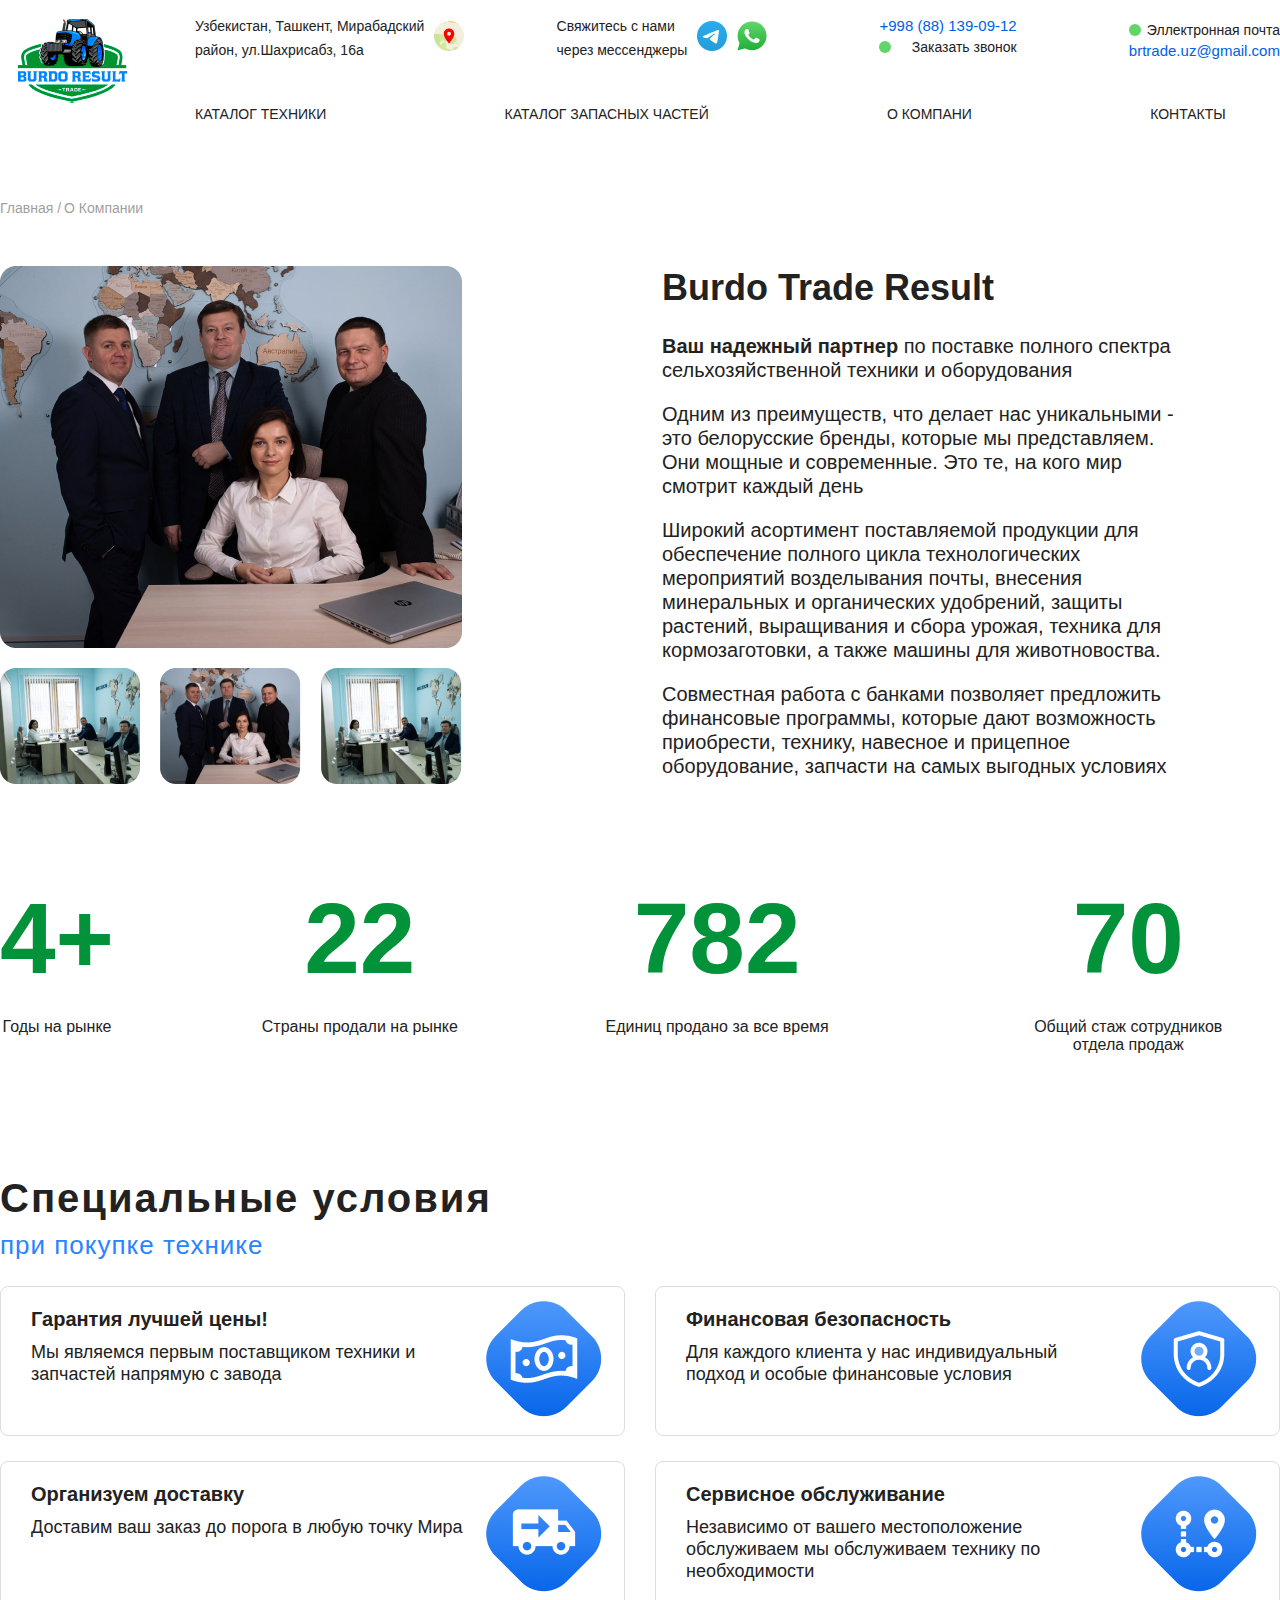
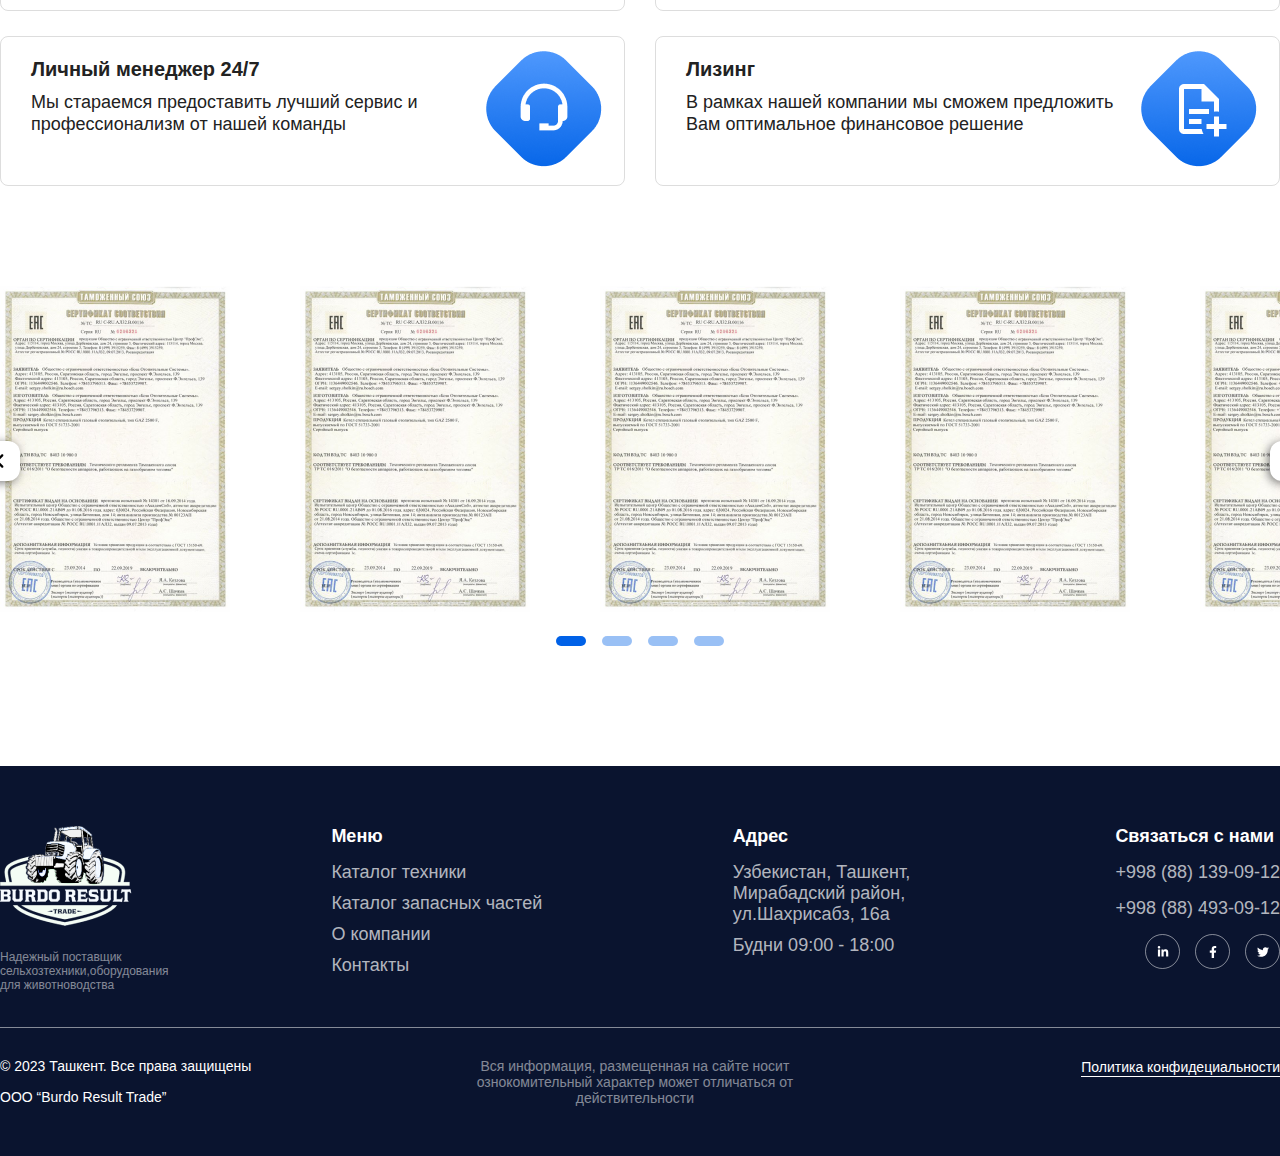
<file: about-us/index.html>
<!doctype html>
<html lang="ru">
<head>
    <meta charset="UTF-8">
    <meta name="viewport"
          content="width=device-width, user-scalable=no, initial-scale=1.0, maximum-scale=1.0, minimum-scale=1.0">
    <meta http-equiv="X-UA-Compatible" content="ie=edge">
    <title>Burdo Result Trade</title>
    <link rel="stylesheet" href="https://cdn.jsdelivr.net/npm/swiper@8/swiper-bundle.min.css"/>
    <link rel="stylesheet" href="../main-style.css">
</head>
<body>
<div class="container">
    <div class="header">
        <a href="../main-page/index.html">
            <div class="logo">
                <img src="../assets/BURDO%20LOGO%201.png" alt="" class="logo_img">
            </div>
        </a>
        <div class="nav-panel-main">
            <ul class="nav-up">
                <li>
                    <span class="nav-t n-mob_t">Узбекистан, Ташкент, Мирабадский <br>район, ул.Шахрисабз, 16a</span>
                    <a href="">
                        <img src="../assets/location.png" alt="" class="icon-nav">
                    </a>
                </li>
                <li>
                    <span class="nav-t n-mob_t">Свяжитесь с нами <br> через мессенджеры</span>
                    <a href="https://web.telegram.org/z/">
                        <img src="../assets/logos_telegram.png" alt="" class="icon-nav">
                    </a>
                    <a href="https://www.whatsapp.com/">
                        <img src="../assets/logos_whatsapp-icon.png" alt="" class="icon-nav">
                    </a>
                </li>
                <li>
                    <div class="nav-b rou">
                        <a href="tel:+998881390912">
                            <span class="nav-l">+998 (88) 139-09-12</span>
                        </a>
                        <span class="nav-t ">Заказать звонок</span>
                    </div>
                </li>
                <li class="nav-el ">
                    <div class="nav-b eclipse">
                        <span class="nav-t ">Эллектронная почта</span>
                        <a href="mailto:brtrade.uz@gmail.com" class="nav-l">brtrade.uz@gmail.com</a>
                    </div>
                </li>
            </ul>
            <ul class="nav-down">
                <li><a href="../catalog-tractors-models/index.html" ><span class="nav-t text-form ">Каталог техники</span></a></li>
                <li><a href="../catalog-spare-parts/index.html"><span class="nav-t text-form">Каталог запасных частей</span></a></li>
                <li><a href="../about-us/index.html"><span class="nav-t text-form">о КОМПАНИ</span></a></li>
                <li><a href="../contact/index.html"><span class="nav-t text-form">КОНТАКТЫ</span></a></li>
            </ul>
        </div>
        <div class="btn_nav_panel"><img src="/assets/Menu.png" alt=""></div>
    </div>
</div>
<div class="background_r-nav-menu">
    <ul class="r-nav-menu">
        <li class="r-nav">
            <button class="r-nav-title-btn add_block r-n-f_btn">
                <p class="r-nav-title-text">КАТАЛОГ ТЕХНИКИ</p>
                <div class="r-nav-icon"> </div>
            </button>
            <div class="r-n-block_link">
                <a href="">
                    <p class="r-nav-text-link">Мини-техника</p>
                </a>
                <a href="">
                    <p class="r-nav-text-link">Почвообработка</p>
                </a>
                <a href="">
                    <p class="r-nav-text-link">Посев</p>
                </a>
                <a href="">
                    <p class="r-nav-text-link">Внесения удобрений</p>
                </a>
                <a href="">
                    <p class="r-nav-text-link">Защита растений</p>
                </a>
                <a href="">
                    <p class="r-nav-text-link">Возделывание картофеля и других овощных культур</p>
                </a>
            </div>
        </li>
        <li class="r-nav">
            <button class="r-nav-title-btn add_block r-n-t_btn">
                <p class="r-nav-title-text">Каталог запасных частей</p>
                <div  class="r-nav-icon"></div>
            </button>
            <div class="r-n-block_link">
                <a href="">
                    <p class="r-nav-text-link">Мини-техника</p>
                </a>
                <a href="">
                    <p class="r-nav-text-link">Почвообработка</p>
                </a>
                <a href="">
                    <p class="r-nav-text-link">Посев</p>
                </a>
                <a href="">
                    <p class="r-nav-text-link">Внесения удобрений</p>
                </a>
                <a href="">
                    <p class="r-nav-text-link">Защита растений</p>
                </a>
                <a href="">
                    <p class="r-nav-text-link">Возделывание картофеля и других овощных культур</p>
                </a>
            </div>
        </li>
        <li class="r-nav">
            <a href="../about-us"><p class="r-nav-title-text">О КОМПАНИИ</p></a>
        </li>
        <li class="r-nav">
            <a href="../contact/index.html"><p class="r-nav-title-text">КОНТАКТЫ</p></a>
        </li>
    </ul>
    <ul class="r-nav-menu_tablet">
        <li>
            <a href="">
                <p class="r-nav-text-link">Тракторы</p>
            </a>
        </li>
        <li>
            <a href="">
                <p class="r-nav-text-link">Мини-техника</p>
            </a>
        </li>
        <li>
            <a href="">
                <p class="r-nav-text-link">Почвообработка</p>
            </a>
        </li>
        <li>
            <a href="">
                <p class="r-nav-text-link">Посев</p>
            </a>
        </li>
        <li>
            <a href="">
                <p class="r-nav-text-link">Внесения удобрений</p>
            </a>
        </li>
        <li>
            <a href="">
                <p class="r-nav-text-link">Защита растений</p>
            </a>
        </li>
        <li>
            <a href="">
                <p class="r-nav-text-link">Возделывание картофеля и других овощных культур</p>
            </a>
        </li>
        <li>
            <a href="">
                <p class="r-nav-text-link">Кормозаготовка</p>
            </a>
        </li>
        <li>
            <a href="">
                <p class="r-nav-text-link">Кормоуборочные комбайны</p>
            </a>
        </li>
    </ul>
</div>
<!--Header-->
    <div class="container">
        <div class="link-title-pages">
            <a href="../main-page/index.html"><p>Главная / </p></a>
            <a href="../about-us/index.html"><p>О Компании  </p></a>
        </div>
        <div class="about-us-area">
            <div class="about-us-img-block">
                <img src="../assets/team-img.png" alt="" class="about-us-team">
                <div class="a-u-img-item-block">
                    <img src="../assets/team-img02.png" alt="" class="about-us-team-mini">
                    <img src="../assets/team-img03.png" alt="" class="about-us-team-mini">
                    <img src="../assets/team-img04.png" salt="" class="about-us-team-mini">
                </div>
            </div>
            <div class="about-us-img-content-block">
                <h1 class="a-u-title">Burdo Trade Result</h1>
                <p class="a-u-des"><span>Ваш надежный партнер</span> по поставке полного спектра сельхозяйственной техники и оборудования</p>
                <p class="a-u-des">Одним из преимуществ, что делает нас  уникальными - это белорусские бренды, которые мы представляем. Они мощные и современные. Это те, на кого мир смотрит каждый день</p>
                <p class="a-u-des ">Широкий асортимент поставляемой продукции для обеспечение полного цикла технологических мероприятий возделывания почты, внесения минеральных и органических удобрений, защиты растений, выращивания и сбора урожая, техника для кормозаготовки, а также машины для животновоства.</p>
                <p class="a-u-des des_mobi_a-u">Совместная работа с банками позволяет предложить финансовые программы, которые дают возможность приобрести, технику, навесное и прицепное оборудование, запчасти на самых выгодных условиях</p>
            </div>
        </div>
        <p class="a-u-des tablet_text_a-u">Совместная работа с банками позволяет предложить финансовые программы, которые дают возможность приобрести, технику, навесное и прицепное оборудование, запчасти на самых выгодных условиях</p>
        <div class="activity-area">
            <div class="a-r-num-text-b mar-r-80">
                    <h3 class="a-num-t">4+</h3>
                    <p class="a-num-d">Годы на рынке</p>
                </div>
            <div class="a-r-num-text-b mar-r-80">
                <h3 class="a-num-t">22</h3>
                <p class="a-num-d">Страны продали на рынке</p>
            </div>
            <div class="a-r-num-text-b mar-r-80">
                <h3 class="a-num-t">782</h3>
                <p class="a-num-d">Единиц продано за все время</p>
            </div>
            <div class="a-r-num-text-b">
                <h3 class="a-num-t">70</h3>
                <p class="a-num-d f-w-80">Общий стаж сотрудников отдела продаж</p>
            </div>
        </div>
        <div class="container">
            <div class="special-conditions-area">
                <div class="s-c-title-block">
                    <h2 class="s-c-title">Специальные условия</h2>
                    <p class="s-c-des">при покупке технике</p>
                </div>
                <div class="s-c-card-b">
                    <div class="s-c-card mar-30">
                        <div class="s-c-card-content">
                            <h4 class="s-c-card-title">Гарантия лучшей цены!</h4>
                            <p class="s-c-card-des">Мы являемся первым поставщиком техники и запчастей напрямую с завода </p>
                        </div>
                        <div class="s-c-card-img">
                            <img src="../assets/i-1.png" alt="" class="s-c-card-img_item">
                        </div>
                    </div>
                    <div class="s-c-card">
                        <div class="s-c-card-content">
                            <h4 class="s-c-card-title">Финансовая безопасность</h4>
                            <p class="s-c-card-des">Для каждого клиента у нас индивидуальный подход и особые финансовые условия</p>
                        </div>
                        <div class="s-c-card-img">
                            <img src="../assets/i-2.png" alt="" class="s-c-card-img_item">
                        </div>
                    </div>
                </div>
                <div class="s-c-card-b">
                    <div class="s-c-card mar-30">
                        <div class="s-c-card-content">
                            <h4 class="s-c-card-title">Организуем доставку</h4>
                            <p class="s-c-card-des">Доставим ваш заказ до порога в любую точку Мира</p>
                        </div>
                        <div class="s-c-card-img">
                            <img src="../assets/i-3.png" alt="" class="s-c-card-img_item">
                        </div>
                    </div>
                    <div class="s-c-card">
                        <div class="s-c-card-content">
                            <h4 class="s-c-card-title">Сервисное обслуживание</h4>
                            <p class="s-c-card-des">Независимо от вашего местоположение обслуживаем мы обслуживаем технику по необходимости </p>
                        </div>
                        <div class="s-c-card-img">
                            <img src="../assets/i-4.png" alt="" class="s-c-card-img_item">
                        </div>
                    </div>
                </div>
                <div class="s-c-card-b">
                    <div class="s-c-card mar-30">
                        <div class="s-c-card-content">
                            <h4 class="s-c-card-title">Личный менеджер 24/7</h4>
                            <p class="s-c-card-des">Мы стараемся предоставить лучший сервис  и профессионализм от нашей команды </p>
                        </div>
                        <div class="s-c-card-img">
                            <img src="../assets/i-5.png" alt="" class="s-c-card-img_item">
                        </div>
                    </div>
                    <div class="s-c-card">
                        <div class="s-c-card-content">
                            <h4 class="s-c-card-title">Лизинг</h4>
                            <p class="s-c-card-des">В рамках нашей компании мы сможем предложить Вам оптимальное финансовое решение </p>
                        </div>
                        <div class="s-c-card-img">
                            <img src="../assets/i-6.png" alt="" class="s-c-card-img_item">
                        </div>
                    </div>
                </div>
            </div>
        </div>
        <div class="certificate-area">
            <div class="certificate-slider">
                <div class="swiper-wrapper">
                    <div id="1" class="cer-block swiper-slide">
                        <img src="../assets/bosh-tr-ts%201.png" alt="" class="cer-01-img">
                    </div>
                    <div id="2" class="cer-block swiper-slide">
                        <img src="../assets/bosh-tr-ts%201.png" alt="" class="cer-01-img">
                    </div>
                    <div id="3" class="cer-block swiper-slide">
                        <img src="../assets/bosh-tr-ts%201.png" alt="" class="cer-01-img">
                    </div>
                    <div id="4" class="cer-block swiper-slide">
                        <img src="../assets/bosh-tr-ts%201.png" alt="" class="cer-01-img">
                    </div>
                </div>
                <button class=" nav-btn  left-btn-n ">
                    <svg xmlns="http://www.w3.org/2000/svg" viewBox="0 0 256 512" class="nav-icon-slider">
                        <path d="
                        M9.4 233.4c-12.5 12.5-12.5 32.8 0 45.3l160 160c12.5 12.5 32.8 12.5 45.3
                        0s12.5-32.8 0-45.3L77.3 256 214.6 118.6c12.5-12.5 12.5-32.8
                        0-45.3s-32.8-12.5-45.3 0l-160 160z"/></svg>
                </button>
                <button class=" nav-btn  right-btn-n">
                    <svg xmlns="http://www.w3.org/2000/svg" viewBox="0 0 256 512" class="nav-icon-slider">
                        <path d="
                        M246.6 233.4c12.5 12.5 12.5 32.8 0 45.3l-160 160c-12.5 12.5-32.8
                        12.5-45.3 0s-12.5-32.8 0-45.3L178.7 256 41.4 118.6c-12.5-12.5-12.5-32.8
                        0-45.3s32.8-12.5 45.3 0l160 160z"/></svg>
                </button>
                <div id="dots-container" class="s-dot-block"></div>
            </div>
        </div>
    </div>
<!--Footer-->
<div class="container bg-f">
    <div class="footer-block">
        <div class="f-block-b des_mobi_footer">
            <div class="f-logo-block">
                <div class="f-logo-item-b">
                    <img src="../assets/BURDO%20LOGOFooter.png" alt="">
                </div>
                <p class="f-des-logo">Надежный поставщик сельхозтехники,оборудования для животноводства</p>
            </div>
            <ul class="f-nav-panel ">
                <li class="f-nav-title "><span>Меню</span></li>
                <li class="mar-b-10"><a href="../catalog-tractors-models/index.html" >Каталог техники</a></li>
                <li class="mar-b-10"><a href="../catalog-spare-parts/index.html" >Каталог запасных частей</a></li>
                <li class="mar-b-10"><a href="../about-us/index.html" >О компании</a></li>
                <li><a href="../contact/index.html">Контакты</a></li>
            </ul>
            <ul class="f-nav-panel  f-sec-b ">
                <li class="f-nav-title"><span>Адрес</span></li>
                <li class=""><p>Узбекистан, Ташкент, Мирабадский район, ул.Шахрисабз, 16a</p></li>
                <li><p>Будни 09:00 - 18:00</p></li>
            </ul>
            <ul class="f-nav-panel ">
                <li class="f-nav-title"><span>Связаться с нами</span></li>
                <li class="mar-b-15 f-num-tex"><a href="tel:+998881390912" >+998 (88) 139-09-12</a></li>
                <li class="mar-b-15 f-num-tex"><a href="tel:+998884930912" >+998 (88) 493-09-12</a></li>
                <li class="f-soc_li">
                    <div class="p-b-soc">
                        <div class="">
                            <a href="" class="p-b-soc-cell ">
                                <svg xmlns="http://www.w3.org/2000/svg" viewBox="0 0 448 512" class="p-b-soc-icon">
                                    <path d="
                                    M100.28 448H7.4V148.9h92.88zM53.79 108.1C24.09 108.1 0 83.5 0 53.8a53.79 53.79 0 0 1
                                    107.58 0c0 29.7-24.1 54.3-53.79 54.3zM447.9 448h-92.68V302.4c0-34.7-.7-79.2-48.29-79.2-48.29
                                    0-55.69 37.7-55.69 76.7V448h-92.78V148.9h89.08v40.8h1.3c12.4-23.5 42.69-48.3 87.88-48.3
                                    94 0 111.28 61.9 111.28 142.3V448z"/>
                                </svg>
                            </a>
                        </div>
                        <a href="" class="p-b-soc-cell mar-l-r-15">
                            <svg xmlns="http://www.w3.org/2000/svg" viewBox="0 0 320 512" class="p-b-soc-icon">
                                <path d="
                                    M279.14 288l14.22-92.66h-88.91v-60.13c0-25.35 12.42-50.06 52.24-50.06h40.42V6.26S260.43
                                    0 225.36 0c-73.22 0-121.08 44.38-121.08 124.72v70.62H22.89V288h81.39v224h100.17V288z"/>
                            </svg>
                        </a>
                        <a href="" class="p-b-soc-cell ">
                            <svg xmlns="http://www.w3.org/2000/svg" viewBox="0 0 512 512" class="p-b-soc-icon">
                                <path d="M459.37 151.716c.325 4.548.325 9.097.325 13.645 0 138.72-105.583 298.558-298.558 298.558-59.452
                                    0-114.68-17.219-161.137-47.106 8.447.974 16.568 1.299 25.34 1.299 49.055 0 94.213-16.568
                                    130.274-44.832-46.132-.975-84.792-31.188-98.112-72.772 6.498.974 12.995 1.624 19.818
                                    1.624 9.421 0 18.843-1.3 27.614-3.573-48.081-9.747-84.143-51.98-84.143-102.985v-1.299c13.969
                                    7.797 30.214 12.67 47.431 13.319-28.264-18.843-46.781-51.005-46.781-87.391 0-19.492 5.197-37.36
                                    14.294-52.954 51.655 63.675 129.3 105.258 216.365 109.807-1.624-7.797-2.599-15.918-2.599-24.04
                                    0-57.828 46.782-104.934 104.934-104.934 30.213 0 57.502 12.67 76.67 33.137 23.715-4.548
                                    46.456-13.32 66.599-25.34-7.798 24.366-24.366 44.833-46.132 57.827 21.117-2.273 41.584-8.122
                                    60.426-16.243-14.292 20.791-32.161 39.308-52.628 54.253z"/>
                            </svg>
                        </a>
                    </div></li>
            </ul>
        </div>
        <div class="prop-block des_mobi_footer">
            <div class="p-b-name">
                <p class="p-b-name-text mar-b-15 mob_mar-30">© 2023  Ташкент. Все права защищены</p>
                <p class="p-b-name-text">OOO “Burdo Result Trade”</p>
            </div>
            <div class="f-info_context">
                <p class="f-size">Вся информация, размещенная на сайте носит ознокомительный характер может отличаться от действительности</p>
                <div class=""><a href="" class="p-b-doc p-b-name-text">Политика конфидециальности</a></div>
            </div>
        </div>
        <div class="f-block-b border_def">
            <div class="tablet_footer mar-r-95 ">
                <div class="f-logo-block">
                    <div class="f-logo-item-b">
                        <img src="../assets/BURDO%20LOGOFooter.png" alt="">
                    </div>
                    <p class="f-des-logo">Надежный поставщик сельхозтехники,оборудования для животноводства</p>
                </div>
                <ul class="f-nav-panel mar-t-70 ">
                    <li class="f-nav-title"><span>Связаться с нами</span></li>
                    <li class="mar-b-15 f-num-tex"><a href="tel:+998881390912">+998 (88) 139-09-12</a></li>
                    <li class="mar-b-15 f-num-tex"><a href="tel:+998884930912">+998 (88) 493-09-12</a></li>
                    <li>
                        <div class="p-b-soc">
                            <div class="">
                                <a href="" class="p-b-soc-cell "><svg xmlns="http://www.w3.org/2000/svg" viewBox="0 0 448 512" class="p-b-soc-icon">
                                    <path d="M100.28 448H7.4V148.9h92.88zM53.79 108.1C24.09 108.1 0 83.5 0 53.8a53.79 53.79 0 0 1
                                                107.58 0c0 29.7-24.1 54.3-53.79 54.3zM447.9 448h-92.68V302.4c0-34.7-.7-79.2-48.29-79.2-48.29
                                                0-55.69 37.7-55.69 76.7V448h-92.78V148.9h89.08v40.8h1.3c12.4-23.5 42.69-48.3 87.88-48.3
                                                94 0 111.28 61.9 111.28 142.3V448z"/>
                                </svg>
                                </a>
                            </div>
                            <a href="" class="p-b-soc-cell mar-l-r-15">
                                <svg xmlns="http://www.w3.org/2000/svg" viewBox="0 0 320 512" class="p-b-soc-icon">
                                    <path d="M279.14 288l14.22-92.66h-88.91v-60.13c0-25.35 12.42-50.06 52.24-50.06h40.42V6.26S260.43
                                                0 225.36 0c-73.22 0-121.08 44.38-121.08 124.72v70.62H22.89V288h81.39v224h100.17V288z"/>
                                </svg>
                            </a>
                            <a href="" class="p-b-soc-cell ">
                                <svg xmlns="http://www.w3.org/2000/svg" viewBox="0 0 512 512" class="p-b-soc-icon">
                                    <path d="M459.37 151.716c.325 4.548.325 9.097.325 13.645 0 138.72-105.583 298.558-298.558 298.558-59.452
                                            0-114.68-17.219-161.137-47.106 8.447.974 16.568 1.299 25.34 1.299 49.055 0 94.213-16.568
                                            130.274-44.832-46.132-.975-84.792-31.188-98.112-72.772 6.498.974 12.995 1.624 19.818
                                            1.624 9.421 0 18.843-1.3 27.614-3.573-48.081-9.747-84.143-51.98-84.143-102.985v-1.299c13.969
                                            7.797 30.214 12.67 47.431 13.319-28.264-18.843-46.781-51.005-46.781-87.391 0-19.492 5.197-37.36
                                            14.294-52.954 51.655 63.675 129.3 105.258 216.365 109.807-1.624-7.797-2.599-15.918-2.599-24.04
                                            0-57.828 46.782-104.934 104.934-104.934 30.213 0 57.502 12.67 76.67 33.137 23.715-4.548
                                            46.456-13.32 66.599-25.34-7.798 24.366-24.366 44.833-46.132 57.827 21.117-2.273 41.584-8.122
                                            60.426-16.243-14.292 20.791-32.161 39.308-52.628 54.253z"/>
                                </svg>
                            </a>
                        </div>
                    </li>
                </ul>
            </div>
            <div class="tablet_footer mar-r-120">
                <ul class="f-nav-panel ">
                    <li class="f-nav-title "><span>Меню</span></li>
                    <li class="mar-b-10"><a href="../catalog-tractors-models/index.html" >Каталог техники</a></li>
                    <li class="mar-b-10"><a href="../catalog-spare-parts/index.html" >Каталог запасных частей</a></li>
                    <li class="mar-b-10"><a href="../about-us/index.html" >О компании</a></li>
                    <li><a href="../contact/index.html">Контакты</a></li>
                </ul>
                <ul class="f-nav-panel mar-t-50 f-sec-b ">
                    <li class="f-nav-title"><span>Адрес</span></li>
                    <li class=""><p>Узбекистан, Ташкент, Мирабадский район, ул.Шахрисабз, 16a</p></li>
                    <li><p>Будни 09:00 - 18:00</p></li>
                </ul>
            </div>
        </div>
        <div class="prop-block tablet_footer">
            <div class="f-text-con">
                <p class="f-size">Вся информация, размещенная на сайте носит ознокомительный характер может отличаться от действительности</p>
            </div>
            <div class="p-b-name">
                <p class="p-b-name-text mar-b-15 mob_mar-30">© 2023 Ташкент. Все права защищены</p>
                <div class=""><a href="" class="p-b-doc p-b-name-text">Политика конфидециальности</a></div>
            </div>
            <div class="f-info_context">
                <p class="p-b-name-text">OOO “Burdo Result Trade”</p>
            </div>
        </div>
    </div>
</div>
<script src="https://cdn.jsdelivr.net/npm/swiper@8/swiper-bundle.min.js"></script>
<script src="../main-file.js"></script>
</body>
</html>
</file>
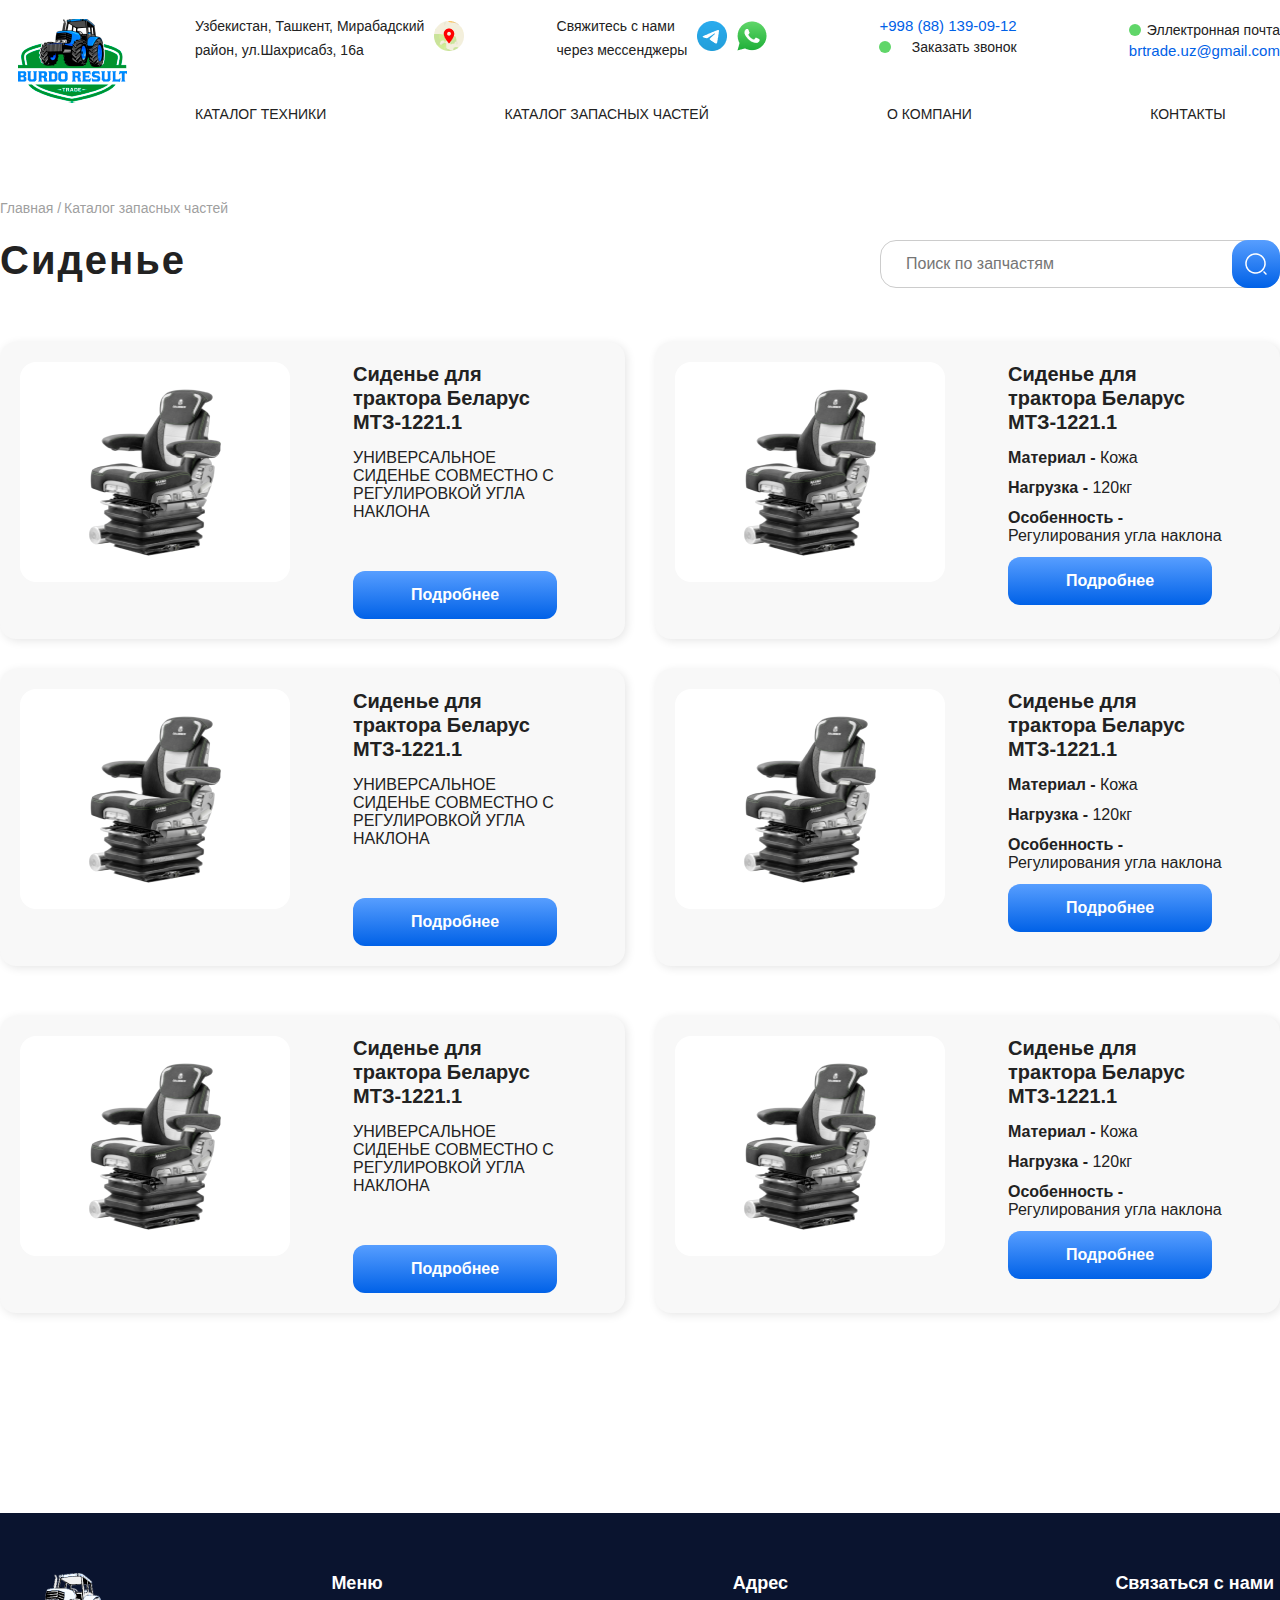
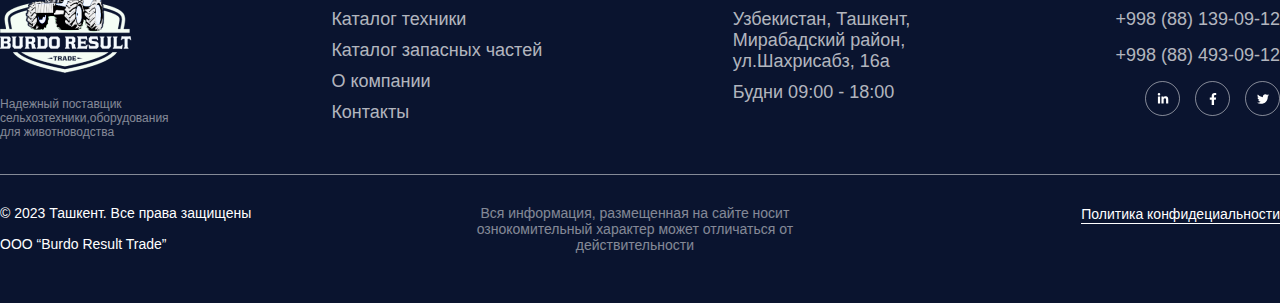
<file: catalog-spare-parts/index.html>
<!doctype html>
<html lang="ru">
<head>
    <meta charset="UTF-8">
    <meta name="viewport"
          content="width=device-width, user-scalable=no, initial-scale=1.0, maximum-scale=1.0, minimum-scale=1.0">
    <meta http-equiv="X-UA-Compatible" content="ie=edge">
    <title>Burdo Result Trade</title>
    <link rel="stylesheet" href="https://cdn.jsdelivr.net/npm/swiper@8/swiper-bundle.min.css"/>
    <link rel="stylesheet" href="../main-style.css">
</head>
<body>
<div class="container">
    <div class="header">
        <a href="../main-page/index.html">
            <div class="logo">
                <img src="../assets/BURDO%20LOGO%201.png" alt="" class="logo_img">
            </div>
        </a>
        <div class="nav-panel-main">
            <ul class="nav-up">
                <li>
                    <span class="nav-t n-mob_t">Узбекистан, Ташкент, Мирабадский <br>район, ул.Шахрисабз, 16a</span>
                    <a href="">
                        <img src="../assets/location.png" alt="" class="icon-nav">
                    </a>
                </li>
                <li>
                    <span class="nav-t n-mob_t">Свяжитесь с нами <br> через мессенджеры</span>
                    <a href="https://web.telegram.org/z/">
                        <img src="../assets/logos_telegram.png" alt="" class="icon-nav">
                    </a>
                    <a href="https://www.whatsapp.com/">
                        <img src="../assets/logos_whatsapp-icon.png" alt="" class="icon-nav">
                    </a>
                </li>
                <li>
                    <div class="nav-b rou">
                        <a href="tel:+998881390912">
                            <span class="nav-l">+998 (88) 139-09-12</span>
                        </a>
                        <span class="nav-t ">Заказать звонок</span>
                    </div>
                </li>
                <li class="nav-el ">
                    <div class="nav-b eclipse">
                        <span class="nav-t ">Эллектронная почта</span>
                        <a href="mailto:brtrade.uz@gmail.com" class="nav-l">brtrade.uz@gmail.com</a>
                    </div>
                </li>
            </ul>
            <ul class="nav-down">
                <li><a href="../catalog-tractors-models/index.html" ><span class="nav-t text-form ">Каталог техники</span></a></li>
                <li><a href="../catalog-spare-parts/index.html"><span class="nav-t text-form">Каталог запасных частей</span></a></li>
                <li><a href="../about-us/index.html"><span class="nav-t text-form">о КОМПАНИ</span></a></li>
                <li><a href="../contact/index.html"><span class="nav-t text-form">КОНТАКТЫ</span></a></li>
            </ul>
        </div>
        <div class="btn_nav_panel"><img src="/assets/Menu.png" alt=""></div>
    </div>
</div>
<div class="background_r-nav-menu">
    <ul class="r-nav-menu">
        <li class="r-nav">
            <button class="r-nav-title-btn add_block r-n-f_btn">
                <p class="r-nav-title-text">КАТАЛОГ ТЕХНИКИ</p>
                <div class="r-nav-icon"> </div>
            </button>
            <div class="r-n-block_link">
                <a href="">
                    <p class="r-nav-text-link">Мини-техника</p>
                </a>
                <a href="">
                    <p class="r-nav-text-link">Почвообработка</p>
                </a>
                <a href="">
                    <p class="r-nav-text-link">Посев</p>
                </a>
                <a href="">
                    <p class="r-nav-text-link">Внесения удобрений</p>
                </a>
                <a href="">
                    <p class="r-nav-text-link">Защита растений</p>
                </a>
                <a href="">
                    <p class="r-nav-text-link">Возделывание картофеля и других овощных культур</p>
                </a>
            </div>
        </li>
        <li class="r-nav">
            <button class="r-nav-title-btn add_block r-n-t_btn">
                <p class="r-nav-title-text">Каталог запасных частей</p>
                <div  class="r-nav-icon"></div>
            </button>
            <div class="r-n-block_link">
                <a href="">
                    <p class="r-nav-text-link">Мини-техника</p>
                </a>
                <a href="">
                    <p class="r-nav-text-link">Почвообработка</p>
                </a>
                <a href="">
                    <p class="r-nav-text-link">Посев</p>
                </a>
                <a href="">
                    <p class="r-nav-text-link">Внесения удобрений</p>
                </a>
                <a href="">
                    <p class="r-nav-text-link">Защита растений</p>
                </a>
                <a href="">
                    <p class="r-nav-text-link">Возделывание картофеля и других овощных культур</p>
                </a>
            </div>
        </li>
        <li class="r-nav">
            <a href="../about-us"><p class="r-nav-title-text">О КОМПАНИИ</p></a>
        </li>
        <li class="r-nav">
            <a href="../contact/index.html"><p class="r-nav-title-text">КОНТАКТЫ</p></a>
        </li>
    </ul>
    <ul class="r-nav-menu_tablet">
        <li>
            <a href="">
                <p class="r-nav-text-link">Тракторы</p>
            </a>
        </li>
        <li>
            <a href="">
                <p class="r-nav-text-link">Мини-техника</p>
            </a>
        </li>
        <li>
            <a href="">
                <p class="r-nav-text-link">Почвообработка</p>
            </a>
        </li>
        <li>
            <a href="">
                <p class="r-nav-text-link">Посев</p>
            </a>
        </li>
        <li>
            <a href="">
                <p class="r-nav-text-link">Внесения удобрений</p>
            </a>
        </li>
        <li>
            <a href="">
                <p class="r-nav-text-link">Защита растений</p>
            </a>
        </li>
        <li>
            <a href="">
                <p class="r-nav-text-link">Возделывание картофеля и других овощных культур</p>
            </a>
        </li>
        <li>
            <a href="">
                <p class="r-nav-text-link">Кормозаготовка</p>
            </a>
        </li>
        <li>
            <a href="">
                <p class="r-nav-text-link">Кормоуборочные комбайны</p>
            </a>
        </li>
    </ul>
</div>
<!--Header-->
    <div class="container">
        <div class="link-title-pages">
            <a href="../main-page/index.html"><p>Главная / </p></a>
            <a href="../catalog-spare-parts/index.html"><p>Каталог запасных частей </p></a>
        </div>
        <div class="catalog-area">
            <div class="catalog_title_block">
                <h2 class="s-c-title mar-30">Сиденье</h2>
                <div class="search-input-block">
                    <input type="text" class="search-input" placeholder="Поиск по запчастям">
                    <button class="search-btn"><img src="/assets/search-normal.png" alt="" class="search-btn_icon"></button>
                </div>
            </div>
            <div class="p-m-block">
                <div class="p-m-card mar-30">
                    <div class="p-m-card-img">
                        <img src="../assets/sideniye.png" alt="" class="p-m-card-img-item">
                    </div>
                    <div class="p-m-card-content">
                        <h4 class="p-m-title mar-15">Сиденье для трактора Беларус МТЗ-1221.1</h4>
                        <p class="p-m-des mar-b-50">УНИВЕРСАЛЬНОЕ СИДЕНЬЕ СОВМЕСТНО С РЕГУЛИРОВКОЙ УГЛА НАКЛОНА</p>
                        <a href="../prorerty-seat/index.html">
                            <button class="p-m-btn">Подробнее</button>
                        </a>
                    </div>
                </div>
                <div class="p-m-card ">
                    <div class="p-m-card-img">
                        <img src="../assets/sideniye.png" alt="" class="p-m-card-img-item">
                    </div>
                    <div class="p-m-card-content">
                        <h4 class="p-m-title mar-15">Сиденье для трактора Беларус МТЗ-1221.1</h4>
                        <p class="p-m-des"><span>Материал - </span> Кожа</p>
                        <p class="p-m-des"><span>Нагрузка - </span> 120кг</p>
                        <p class="p-m-des"><span>Особенность - </span> Регулирования угла наклона</p>
                        <a href="../prorerty-seat/index.html">
                            <button class="p-m-btn">Подробнее</button>
                        </a>
                    </div>
                </div>
            </div>
            <div class="p-m-block mar-top-30">
                <div class="p-m-card mar-30">
                    <div class="p-m-card-img">
                        <img src="../assets/sideniye.png" alt="" class="p-m-card-img-item">
                    </div>
                    <div class="p-m-card-content">
                        <h4 class="p-m-title mar-15">Сиденье для трактора Беларус МТЗ-1221.1</h4>
                        <p class="p-m-des mar-b-50">УНИВЕРСАЛЬНОЕ СИДЕНЬЕ СОВМЕСТНО С РЕГУЛИРОВКОЙ УГЛА НАКЛОНА</p>
                        <a href="/prorerty-seat/index.html">
                            <button class="p-m-btn">Подробнее</button>
                        </a>
                    </div>
                </div>
                <div class="p-m-card ">
                    <div class="p-m-card-img">
                        <img src="../assets/sideniye.png" alt="" class="p-m-card-img-item">
                    </div>
                    <div class="p-m-card-content">
                        <h4 class="p-m-title mar-15">Сиденье для трактора Беларус МТЗ-1221.1</h4>
                        <p class="p-m-des"><span>Материал - </span> Кожа</p>
                        <p class="p-m-des"><span>Нагрузка - </span> 120кг</p>
                        <p class="p-m-des"><span>Особенность - </span> Регулирования угла наклона</p>
                        <a href="../prorerty-seat/index.html">
                            <button class="p-m-btn">Подробнее</button>
                        </a>
                    </div>
                </div>
            </div>
            <div class="p-m-block">
                <div class="p-m-card mar-30">
                    <div class="p-m-card-img">
                        <img src="../assets/sideniye.png" alt="" class="p-m-card-img-item">
                    </div>
                    <div class="p-m-card-content">
                        <h4 class="p-m-title mar-15">Сиденье для трактора Беларус МТЗ-1221.1</h4>
                        <p class="p-m-des mar-b-50">УНИВЕРСАЛЬНОЕ СИДЕНЬЕ СОВМЕСТНО С РЕГУЛИРОВКОЙ УГЛА НАКЛОНА</p>
                        <a href="../prorerty-seat/index.html">
                            <button class="p-m-btn">Подробнее</button>
                        </a>
                    </div>
                </div>
                <div class="p-m-card ">
                    <div class="p-m-card-img">
                        <img src="../assets/sideniye.png" alt="" class="p-m-card-img-item">
                    </div>
                    <div class="p-m-card-content">
                        <h4 class="p-m-title mar-15">Сиденье для трактора Беларус МТЗ-1221.1</h4>
                        <p class="p-m-des"><span>Материал - </span> Кожа</p>
                        <p class="p-m-des"><span>Нагрузка - </span> 120кг</p>
                        <p class="p-m-des"><span>Особенность - </span> Регулирования угла наклона</p>
                        <a href="../prorerty-seat/index.html">
                            <button class="p-m-btn">Подробнее</button>
                        </a>
                    </div>
                </div>
            </div>
        </div>
    </div>
<!--Footer-->
<div class="container bg-f">
    <div class="footer-block">
        <div class="f-block-b des_mobi_footer">
            <div class="f-logo-block">
                <div class="f-logo-item-b">
                    <img src="../assets/BURDO%20LOGOFooter.png" alt="">
                </div>
                <p class="f-des-logo">Надежный поставщик сельхозтехники,оборудования для животноводства</p>
            </div>
            <ul class="f-nav-panel ">
                <li class="f-nav-title "><span>Меню</span></li>
                <li class="mar-b-10"><a href="../catalog-tractors-models/index.html" >Каталог техники</a></li>
                <li class="mar-b-10"><a href="../catalog-spare-parts/index.html" >Каталог запасных частей</a></li>
                <li class="mar-b-10"><a href="../about-us/index.html" >О компании</a></li>
                <li><a href="../contact/index.html">Контакты</a></li>
            </ul>
            <ul class="f-nav-panel  f-sec-b ">
                <li class="f-nav-title"><span>Адрес</span></li>
                <li class=""><p>Узбекистан, Ташкент, Мирабадский район, ул.Шахрисабз, 16a</p></li>
                <li><p>Будни 09:00 - 18:00</p></li>
            </ul>
            <ul class="f-nav-panel ">
                <li class="f-nav-title"><span>Связаться с нами</span></li>
                <li class="mar-b-15 f-num-tex"><a href="tel:+998881390912" >+998 (88) 139-09-12</a></li>
                <li class="mar-b-15 f-num-tex"><a href="tel:+998884930912" >+998 (88) 493-09-12</a></li>
                <li class="f-soc_li">
                    <div class="p-b-soc">
                        <div class="">
                            <a href="" class="p-b-soc-cell ">
                                <svg xmlns="http://www.w3.org/2000/svg" viewBox="0 0 448 512" class="p-b-soc-icon">
                                    <path d="
                                    M100.28 448H7.4V148.9h92.88zM53.79 108.1C24.09 108.1 0 83.5 0 53.8a53.79 53.79 0 0 1
                                    107.58 0c0 29.7-24.1 54.3-53.79 54.3zM447.9 448h-92.68V302.4c0-34.7-.7-79.2-48.29-79.2-48.29
                                    0-55.69 37.7-55.69 76.7V448h-92.78V148.9h89.08v40.8h1.3c12.4-23.5 42.69-48.3 87.88-48.3
                                    94 0 111.28 61.9 111.28 142.3V448z"/>
                                </svg>
                            </a>
                        </div>
                        <a href="" class="p-b-soc-cell mar-l-r-15">
                            <svg xmlns="http://www.w3.org/2000/svg" viewBox="0 0 320 512" class="p-b-soc-icon">
                                <path d="
                                    M279.14 288l14.22-92.66h-88.91v-60.13c0-25.35 12.42-50.06 52.24-50.06h40.42V6.26S260.43
                                    0 225.36 0c-73.22 0-121.08 44.38-121.08 124.72v70.62H22.89V288h81.39v224h100.17V288z"/>
                            </svg>
                        </a>
                        <a href="" class="p-b-soc-cell ">
                            <svg xmlns="http://www.w3.org/2000/svg" viewBox="0 0 512 512" class="p-b-soc-icon">
                                <path d="M459.37 151.716c.325 4.548.325 9.097.325 13.645 0 138.72-105.583 298.558-298.558 298.558-59.452
                                    0-114.68-17.219-161.137-47.106 8.447.974 16.568 1.299 25.34 1.299 49.055 0 94.213-16.568
                                    130.274-44.832-46.132-.975-84.792-31.188-98.112-72.772 6.498.974 12.995 1.624 19.818
                                    1.624 9.421 0 18.843-1.3 27.614-3.573-48.081-9.747-84.143-51.98-84.143-102.985v-1.299c13.969
                                    7.797 30.214 12.67 47.431 13.319-28.264-18.843-46.781-51.005-46.781-87.391 0-19.492 5.197-37.36
                                    14.294-52.954 51.655 63.675 129.3 105.258 216.365 109.807-1.624-7.797-2.599-15.918-2.599-24.04
                                    0-57.828 46.782-104.934 104.934-104.934 30.213 0 57.502 12.67 76.67 33.137 23.715-4.548
                                    46.456-13.32 66.599-25.34-7.798 24.366-24.366 44.833-46.132 57.827 21.117-2.273 41.584-8.122
                                    60.426-16.243-14.292 20.791-32.161 39.308-52.628 54.253z"/>
                            </svg>
                        </a>
                    </div></li>
            </ul>
        </div>
        <div class="prop-block des_mobi_footer">
            <div class="p-b-name">
                <p class="p-b-name-text mar-b-15 mob_mar-30">© 2023  Ташкент. Все права защищены</p>
                <p class="p-b-name-text">OOO “Burdo Result Trade”</p>
            </div>
            <div class="f-info_context">
                <p class="f-size">Вся информация, размещенная на сайте носит ознокомительный характер может отличаться от действительности</p>
                <div class=""><a href="" class="p-b-doc p-b-name-text">Политика конфидециальности</a></div>
            </div>
        </div>
        <div class="f-block-b border_def">
            <div class="tablet_footer mar-r-95 ">
                <div class="f-logo-block">
                    <div class="f-logo-item-b">
                        <img src="../assets/BURDO%20LOGOFooter.png" alt="">
                    </div>
                    <p class="f-des-logo">Надежный поставщик сельхозтехники,оборудования для животноводства</p>
                </div>
                <ul class="f-nav-panel mar-t-70 ">
                    <li class="f-nav-title"><span>Связаться с нами</span></li>
                    <li class="mar-b-15 f-num-tex"><a href="tel:+998881390912">+998 (88) 139-09-12</a></li>
                    <li class="mar-b-15 f-num-tex"><a href="tel:+998884930912">+998 (88) 493-09-12</a></li>
                    <li>
                        <div class="p-b-soc">
                            <div class="">
                                <a href="" class="p-b-soc-cell "><svg xmlns="http://www.w3.org/2000/svg" viewBox="0 0 448 512" class="p-b-soc-icon">
                                    <path d="M100.28 448H7.4V148.9h92.88zM53.79 108.1C24.09 108.1 0 83.5 0 53.8a53.79 53.79 0 0 1
                                                107.58 0c0 29.7-24.1 54.3-53.79 54.3zM447.9 448h-92.68V302.4c0-34.7-.7-79.2-48.29-79.2-48.29
                                                0-55.69 37.7-55.69 76.7V448h-92.78V148.9h89.08v40.8h1.3c12.4-23.5 42.69-48.3 87.88-48.3
                                                94 0 111.28 61.9 111.28 142.3V448z"/>
                                </svg>
                                </a>
                            </div>
                            <a href="" class="p-b-soc-cell mar-l-r-15">
                                <svg xmlns="http://www.w3.org/2000/svg" viewBox="0 0 320 512" class="p-b-soc-icon">
                                    <path d="M279.14 288l14.22-92.66h-88.91v-60.13c0-25.35 12.42-50.06 52.24-50.06h40.42V6.26S260.43
                                                0 225.36 0c-73.22 0-121.08 44.38-121.08 124.72v70.62H22.89V288h81.39v224h100.17V288z"/>
                                </svg>
                            </a>
                            <a href="" class="p-b-soc-cell ">
                                <svg xmlns="http://www.w3.org/2000/svg" viewBox="0 0 512 512" class="p-b-soc-icon">
                                    <path d="M459.37 151.716c.325 4.548.325 9.097.325 13.645 0 138.72-105.583 298.558-298.558 298.558-59.452
                                            0-114.68-17.219-161.137-47.106 8.447.974 16.568 1.299 25.34 1.299 49.055 0 94.213-16.568
                                            130.274-44.832-46.132-.975-84.792-31.188-98.112-72.772 6.498.974 12.995 1.624 19.818
                                            1.624 9.421 0 18.843-1.3 27.614-3.573-48.081-9.747-84.143-51.98-84.143-102.985v-1.299c13.969
                                            7.797 30.214 12.67 47.431 13.319-28.264-18.843-46.781-51.005-46.781-87.391 0-19.492 5.197-37.36
                                            14.294-52.954 51.655 63.675 129.3 105.258 216.365 109.807-1.624-7.797-2.599-15.918-2.599-24.04
                                            0-57.828 46.782-104.934 104.934-104.934 30.213 0 57.502 12.67 76.67 33.137 23.715-4.548
                                            46.456-13.32 66.599-25.34-7.798 24.366-24.366 44.833-46.132 57.827 21.117-2.273 41.584-8.122
                                            60.426-16.243-14.292 20.791-32.161 39.308-52.628 54.253z"/>
                                </svg>
                            </a>
                        </div>
                    </li>
                </ul>
            </div>
            <div class="tablet_footer mar-r-120">
                <ul class="f-nav-panel ">
                    <li class="f-nav-title "><span>Меню</span></li>
                    <li class="mar-b-10"><a href="../catalog-tractors-models/index.html" >Каталог техники</a></li>
                    <li class="mar-b-10"><a href="../catalog-spare-parts/index.html" >Каталог запасных частей</a></li>
                    <li class="mar-b-10"><a href="../about-us/index.html" >О компании</a></li>
                    <li><a href="../contact/index.html">Контакты</a></li>
                </ul>
                <ul class="f-nav-panel mar-t-50 f-sec-b ">
                    <li class="f-nav-title"><span>Адрес</span></li>
                    <li class=""><p>Узбекистан, Ташкент, Мирабадский район, ул.Шахрисабз, 16a</p></li>
                    <li><p>Будни 09:00 - 18:00</p></li>
                </ul>
            </div>
        </div>
        <div class="prop-block tablet_footer">
            <div class="f-text-con">
                <p class="f-size">Вся информация, размещенная на сайте носит ознокомительный характер может отличаться от действительности</p>
            </div>
            <div class="p-b-name">
                <p class="p-b-name-text mar-b-15 mob_mar-30">© 2023 Ташкент. Все права защищены</p>
                <div class=""><a href="" class="p-b-doc p-b-name-text">Политика конфидециальности</a></div>
            </div>
            <div class="f-info_context">
                <p class="p-b-name-text">OOO “Burdo Result Trade”</p>
            </div>
        </div>
    </div>
</div>
<script src="../main-file.js"></script>
<script src="https://cdn.jsdelivr.net/npm/swiper@8/swiper-bundle.min.js"></script>
</body>
</html>
</file>
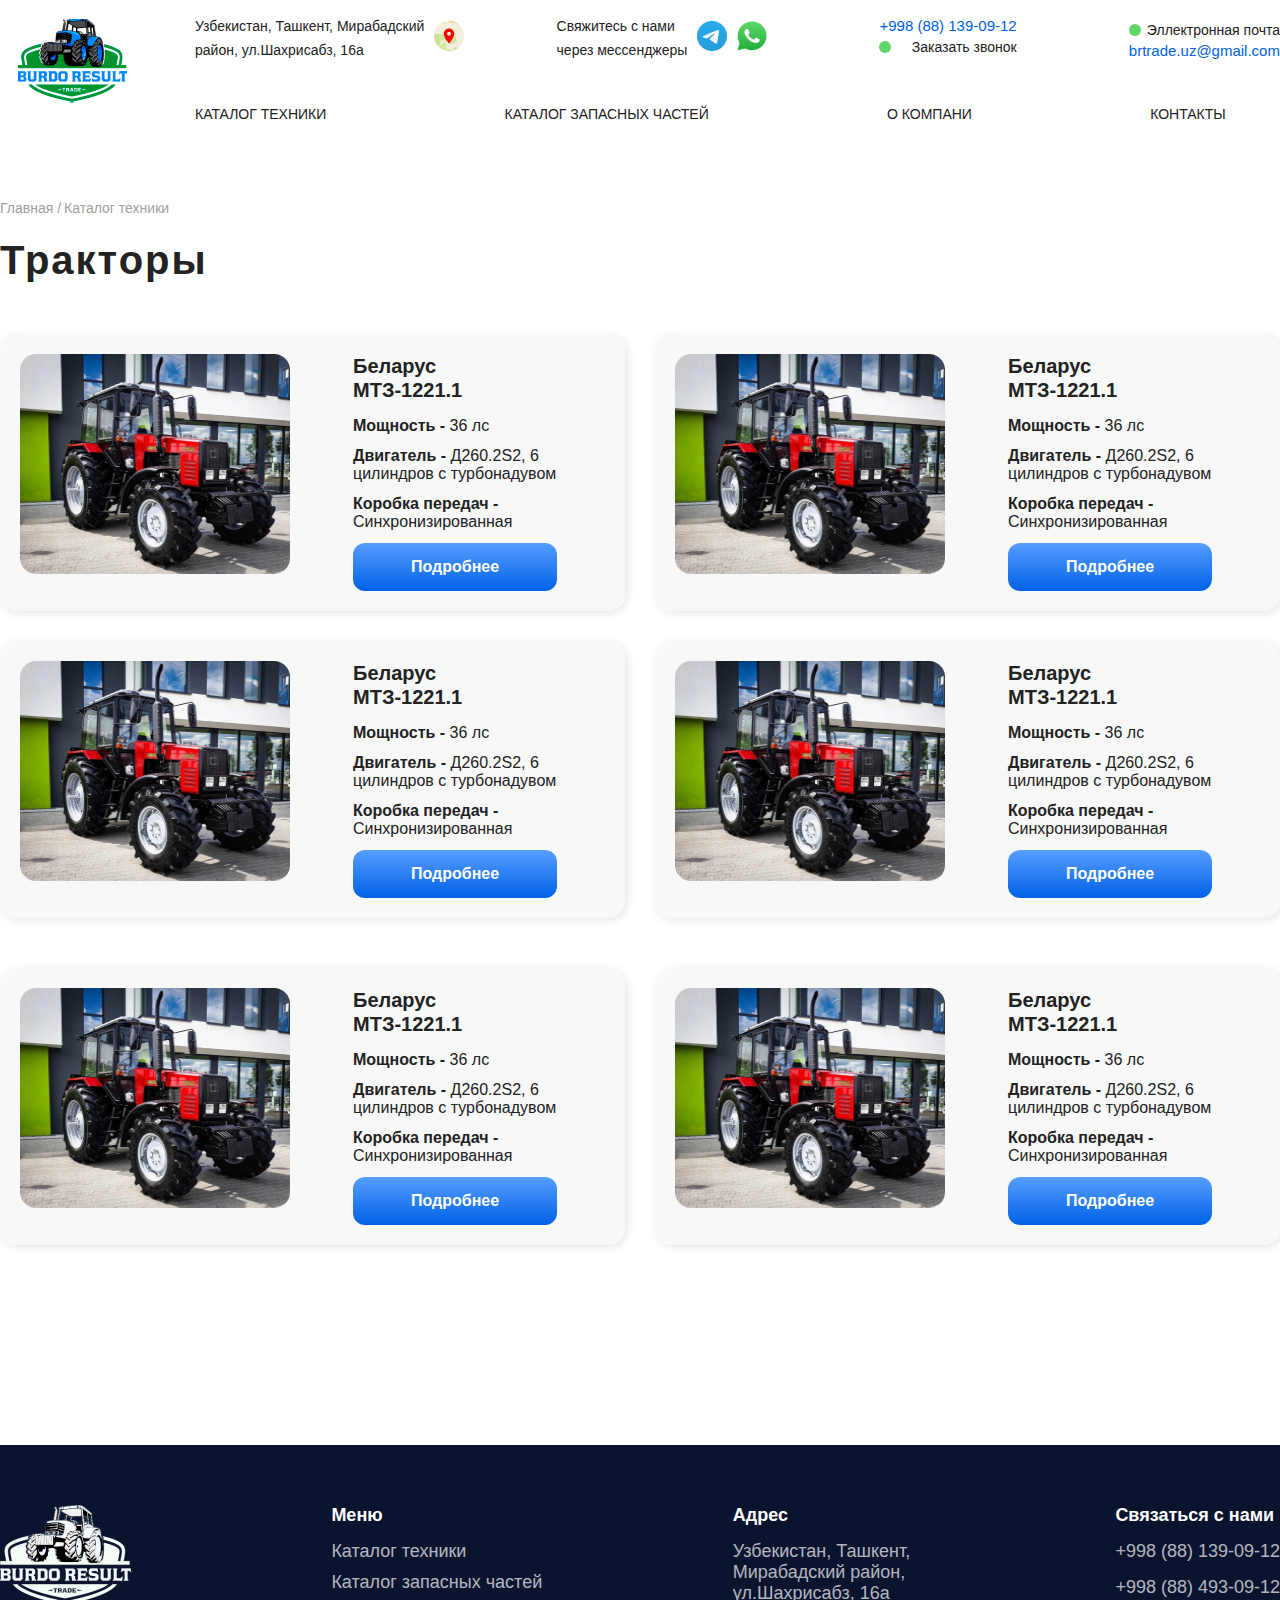
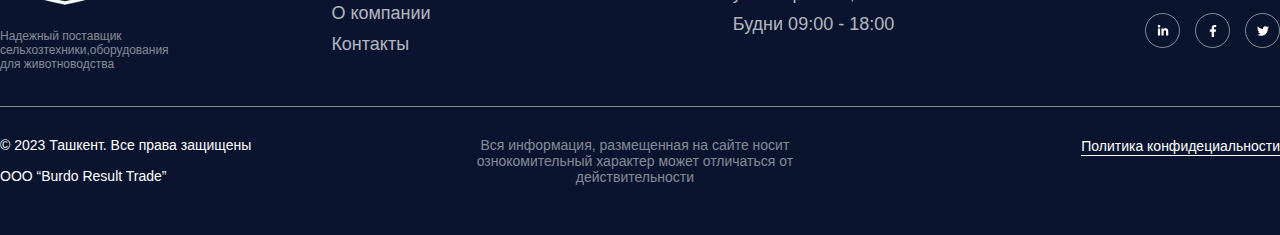
<file: catalog-tractors-models/index.html>
<!doctype html>
<html lang="ru">
<head>
    <meta charset="UTF-8">
    <meta name="viewport"
          content="width=device-width, user-scalable=no, initial-scale=1.0, maximum-scale=1.0, minimum-scale=1.0">
    <meta http-equiv="X-UA-Compatible" content="ie=edge">
    <title>Burdo Result Trade</title>
    <link rel="stylesheet" href="https://cdn.jsdelivr.net/npm/swiper@8/swiper-bundle.min.css"/>
    <link rel="stylesheet" href="../main-style.css">
</head>
<body>
<div class="container">
    <div class="header">
        <a href="../main-page/index.html">
            <div class="logo">
                <img src="../assets/BURDO%20LOGO%201.png" alt="" class="logo_img">
            </div>
        </a>
        <div class="nav-panel-main">
            <ul class="nav-up">
                <li>
                    <span class="nav-t n-mob_t">Узбекистан, Ташкент, Мирабадский <br>район, ул.Шахрисабз, 16a</span>
                    <a href="">
                        <img src="../assets/location.png" alt="" class="icon-nav">
                    </a>
                </li>
                <li>
                    <span class="nav-t n-mob_t">Свяжитесь с нами <br> через мессенджеры</span>
                    <a href="https://web.telegram.org/z/">
                        <img src="../assets/logos_telegram.png" alt="" class="icon-nav">
                    </a>
                    <a href="https://www.whatsapp.com/">
                        <img src="../assets/logos_whatsapp-icon.png" alt="" class="icon-nav">
                    </a>
                </li>
                <li>
                    <div class="nav-b rou">
                        <a href="tel:+998881390912">
                            <span class="nav-l">+998 (88) 139-09-12</span>
                        </a>
                        <span class="nav-t ">Заказать звонок</span>
                    </div>
                </li>
                <li class="nav-el ">
                    <div class="nav-b eclipse">
                        <span class="nav-t ">Эллектронная почта</span>
                        <a href="mailto:brtrade.uz@gmail.com" class="nav-l">brtrade.uz@gmail.com</a>
                    </div>
                </li>
            </ul>
            <ul class="nav-down">
                <li><a href="../catalog-tractors-models/index.html" ><span class="nav-t text-form ">Каталог техники</span></a></li>
                <li><a href="../catalog-spare-parts/index.html"><span class="nav-t text-form">Каталог запасных частей</span></a></li>
                <li><a href="../about-us/index.html"><span class="nav-t text-form">о КОМПАНИ</span></a></li>
                <li><a href="../contact/index.html"><span class="nav-t text-form">КОНТАКТЫ</span></a></li>
            </ul>
        </div>
        <div class="btn_nav_panel"><img src="/assets/Menu.png" alt=""></div>
    </div>
</div>
<div class="background_r-nav-menu">
    <ul class="r-nav-menu">
        <li class="r-nav">
            <button class="r-nav-title-btn add_block r-n-f_btn">
                <p class="r-nav-title-text">КАТАЛОГ ТЕХНИКИ</p>
                <div class="r-nav-icon"> </div>
            </button>
            <div class="r-n-block_link">
                <a href="">
                    <p class="r-nav-text-link">Мини-техника</p>
                </a>
                <a href="">
                    <p class="r-nav-text-link">Почвообработка</p>
                </a>
                <a href="">
                    <p class="r-nav-text-link">Посев</p>
                </a>
                <a href="">
                    <p class="r-nav-text-link">Внесения удобрений</p>
                </a>
                <a href="">
                    <p class="r-nav-text-link">Защита растений</p>
                </a>
                <a href="">
                    <p class="r-nav-text-link">Возделывание картофеля и других овощных культур</p>
                </a>
            </div>
        </li>
        <li class="r-nav">
            <button class="r-nav-title-btn add_block r-n-t_btn">
                <p class="r-nav-title-text">Каталог запасных частей</p>
                <div  class="r-nav-icon"></div>
            </button>
            <div class="r-n-block_link">
                <a href="">
                    <p class="r-nav-text-link">Мини-техника</p>
                </a>
                <a href="">
                    <p class="r-nav-text-link">Почвообработка</p>
                </a>
                <a href="">
                    <p class="r-nav-text-link">Посев</p>
                </a>
                <a href="">
                    <p class="r-nav-text-link">Внесения удобрений</p>
                </a>
                <a href="">
                    <p class="r-nav-text-link">Защита растений</p>
                </a>
                <a href="">
                    <p class="r-nav-text-link">Возделывание картофеля и других овощных культур</p>
                </a>
            </div>
        </li>
        <li class="r-nav">
            <a href="../about-us"><p class="r-nav-title-text">О КОМПАНИИ</p></a>
        </li>
        <li class="r-nav">
            <a href="../contact/index.html"><p class="r-nav-title-text">КОНТАКТЫ</p></a>
        </li>
    </ul>
    <ul class="r-nav-menu_tablet">
        <li>
            <a href="">
                <p class="r-nav-text-link">Тракторы</p>
            </a>
        </li>
        <li>
            <a href="">
                <p class="r-nav-text-link">Мини-техника</p>
            </a>
        </li>
        <li>
            <a href="">
                <p class="r-nav-text-link">Почвообработка</p>
            </a>
        </li>
        <li>
            <a href="">
                <p class="r-nav-text-link">Посев</p>
            </a>
        </li>
        <li>
            <a href="">
                <p class="r-nav-text-link">Внесения удобрений</p>
            </a>
        </li>
        <li>
            <a href="">
                <p class="r-nav-text-link">Защита растений</p>
            </a>
        </li>
        <li>
            <a href="">
                <p class="r-nav-text-link">Возделывание картофеля и других овощных культур</p>
            </a>
        </li>
        <li>
            <a href="">
                <p class="r-nav-text-link">Кормозаготовка</p>
            </a>
        </li>
        <li>
            <a href="">
                <p class="r-nav-text-link">Кормоуборочные комбайны</p>
            </a>
        </li>
    </ul>
</div>
<!--Header-->
<div class="container">
    <div class="link-title-pages">
        <a href="../main-page/index.html"><p>Главная / </p></a>
        <a href="../catalog-tractors-models/index.html"><p>Каталог техники </p></a>
    </div>
    <div class="catalog-area">
        <h2 class="s-c-title mar-30">Тракторы</h2>
        <div class="p-m-block">
            <div class="p-m-card mar-30">
                <div class="p-m-card-img">
                    <img src="../assets/popular-model.png" alt="" class="p-m-card-img-item">
                </div>
                <div class="p-m-card-content">
                    <h4 class="p-m-title mar-15">Беларус МТЗ-1221.1</h4>
                    <p class="p-m-des"><span>Мощность -</span> 36 лс</p>
                    <p class="p-m-des"><span>Двигатель -</span> Д260.2S2, 6 цилиндров с турбонадувом</p>
                    <p class="p-m-des"><span>Коробка передач -</span> Синхронизированная</p>
                    <a href="../property-tractor/index.html">
                        <button class="p-m-btn">Подробнее</button>
                    </a>
                </div>
            </div>
            <div class="p-m-card">
                <div class="p-m-card-img">
                    <img src="../assets/popular-model.png" alt="" class="p-m-card-img-item">
                </div>
                <div class="p-m-card-content">
                    <h4 class="p-m-title mar-15">Беларус МТЗ-1221.1</h4>
                    <p class="p-m-des"><span>Мощность -</span> 36 лс</p>
                    <p class="p-m-des"><span>Двигатель -</span> Д260.2S2, 6 цилиндров с турбонадувом</p>
                    <p class="p-m-des"><span>Коробка передач -</span> Синхронизированная</p>
                    <a href="../property-tractor/index.html">
                        <button class="p-m-btn">Подробнее</button>
                    </a>
                </div>
            </div>
        </div>
        <div class="p-m-block mar-top-30">
            <div class="p-m-card mar-30">
                <div class="p-m-card-img">
                    <img src="../assets/popular-model.png" alt="" class="p-m-card-img-item">
                </div>
                <div class="p-m-card-content">
                    <h4 class="p-m-title mar-15">Беларус МТЗ-1221.1</h4>
                    <p class="p-m-des"><span>Мощность -</span> 36 лс</p>
                    <p class="p-m-des"><span>Двигатель -</span> Д260.2S2, 6 цилиндров с турбонадувом</p>
                    <p class="p-m-des"><span>Коробка передач -</span> Синхронизированная</p>
                    <a href="../property-tractor/index.html">
                        <button class="p-m-btn">Подробнее</button>
                    </a>
                </div>
            </div>
            <div class="p-m-card">
                <div class="p-m-card-img">
                    <img src="../assets/popular-model.png" alt="" class="p-m-card-img-item">
                </div>
                <div class="p-m-card-content">
                    <h4 class="p-m-title mar-15">Беларус МТЗ-1221.1</h4>
                    <p class="p-m-des"><span>Мощность -</span> 36 лс</p>
                    <p class="p-m-des"><span>Двигатель -</span> Д260.2S2, 6 цилиндров с турбонадувом</p>
                    <p class="p-m-des"><span>Коробка передач -</span> Синхронизированная</p>
                    <a href="../property-tractor/index.html">
                        <button class="p-m-btn">Подробнее</button>
                    </a>
                </div>
            </div>
        </div>
        <div class="p-m-block">
            <div class="p-m-card mar-30">
                <div class="p-m-card-img">
                    <img src="../assets/popular-model.png" alt="" class="p-m-card-img-item">
                </div>
                <div class="p-m-card-content">
                    <h4 class="p-m-title mar-15">Беларус МТЗ-1221.1</h4>
                    <p class="p-m-des"><span>Мощность -</span> 36 лс</p>
                    <p class="p-m-des"><span>Двигатель -</span> Д260.2S2, 6 цилиндров с турбонадувом</p>
                    <p class="p-m-des"><span>Коробка передач -</span> Синхронизированная</p>
                    <a href="../property-tractor/index.html">
                        <button class="p-m-btn">Подробнее</button>
                    </a>
                </div>
            </div>
            <div class="p-m-card">
                <div class="p-m-card-img">
                    <img src="../assets/popular-model.png" alt="" class="p-m-card-img-item">
                </div>
                <div class="p-m-card-content">
                    <h4 class="p-m-title mar-15">Беларус МТЗ-1221.1</h4>
                    <p class="p-m-des"><span>Мощность -</span> 36 лс</p>
                    <p class="p-m-des"><span>Двигатель -</span> Д260.2S2, 6 цилиндров с турбонадувом</p>
                    <p class="p-m-des"><span>Коробка передач -</span> Синхронизированная</p>
                    <a href="../property-tractor/index.html">
                        <button class="p-m-btn">Подробнее</button>
                    </a>
                </div>
            </div>
        </div>
    </div>
</div>
<!--Footer-->
<div class="container bg-f">
    <div class="footer-block">
        <div class="f-block-b des_mobi_footer">
            <div class="f-logo-block">
                <div class="f-logo-item-b">
                    <img src="../assets/BURDO%20LOGOFooter.png" alt="">
                </div>
                <p class="f-des-logo">Надежный поставщик сельхозтехники,оборудования для животноводства</p>
            </div>
            <ul class="f-nav-panel ">
                <li class="f-nav-title "><span>Меню</span></li>
                <li class="mar-b-10"><a href="../catalog-tractors-models/index.html" >Каталог техники</a></li>
                <li class="mar-b-10"><a href="../catalog-spare-parts/index.html" >Каталог запасных частей</a></li>
                <li class="mar-b-10"><a href="../about-us/index.html" >О компании</a></li>
                <li><a href="../contact/index.html">Контакты</a></li>
            </ul>
            <ul class="f-nav-panel  f-sec-b ">
                <li class="f-nav-title"><span>Адрес</span></li>
                <li class=""><p>Узбекистан, Ташкент, Мирабадский район, ул.Шахрисабз, 16a</p></li>
                <li><p>Будни 09:00 - 18:00</p></li>
            </ul>
            <ul class="f-nav-panel ">
                <li class="f-nav-title"><span>Связаться с нами</span></li>
                <li class="mar-b-15 f-num-tex"><a href="tel:+998881390912" >+998 (88) 139-09-12</a></li>
                <li class="mar-b-15 f-num-tex"><a href="tel:+998884930912" >+998 (88) 493-09-12</a></li>
                <li class="f-soc_li">
                    <div class="p-b-soc">
                        <div class="">
                            <a href="" class="p-b-soc-cell ">
                                <svg xmlns="http://www.w3.org/2000/svg" viewBox="0 0 448 512" class="p-b-soc-icon">
                                    <path d="
                                    M100.28 448H7.4V148.9h92.88zM53.79 108.1C24.09 108.1 0 83.5 0 53.8a53.79 53.79 0 0 1
                                    107.58 0c0 29.7-24.1 54.3-53.79 54.3zM447.9 448h-92.68V302.4c0-34.7-.7-79.2-48.29-79.2-48.29
                                    0-55.69 37.7-55.69 76.7V448h-92.78V148.9h89.08v40.8h1.3c12.4-23.5 42.69-48.3 87.88-48.3
                                    94 0 111.28 61.9 111.28 142.3V448z"/>
                                </svg>
                            </a>
                        </div>
                        <a href="" class="p-b-soc-cell mar-l-r-15">
                            <svg xmlns="http://www.w3.org/2000/svg" viewBox="0 0 320 512" class="p-b-soc-icon">
                                <path d="
                                    M279.14 288l14.22-92.66h-88.91v-60.13c0-25.35 12.42-50.06 52.24-50.06h40.42V6.26S260.43
                                    0 225.36 0c-73.22 0-121.08 44.38-121.08 124.72v70.62H22.89V288h81.39v224h100.17V288z"/>
                            </svg>
                        </a>
                        <a href="" class="p-b-soc-cell ">
                            <svg xmlns="http://www.w3.org/2000/svg" viewBox="0 0 512 512" class="p-b-soc-icon">
                                <path d="M459.37 151.716c.325 4.548.325 9.097.325 13.645 0 138.72-105.583 298.558-298.558 298.558-59.452
                                    0-114.68-17.219-161.137-47.106 8.447.974 16.568 1.299 25.34 1.299 49.055 0 94.213-16.568
                                    130.274-44.832-46.132-.975-84.792-31.188-98.112-72.772 6.498.974 12.995 1.624 19.818
                                    1.624 9.421 0 18.843-1.3 27.614-3.573-48.081-9.747-84.143-51.98-84.143-102.985v-1.299c13.969
                                    7.797 30.214 12.67 47.431 13.319-28.264-18.843-46.781-51.005-46.781-87.391 0-19.492 5.197-37.36
                                    14.294-52.954 51.655 63.675 129.3 105.258 216.365 109.807-1.624-7.797-2.599-15.918-2.599-24.04
                                    0-57.828 46.782-104.934 104.934-104.934 30.213 0 57.502 12.67 76.67 33.137 23.715-4.548
                                    46.456-13.32 66.599-25.34-7.798 24.366-24.366 44.833-46.132 57.827 21.117-2.273 41.584-8.122
                                    60.426-16.243-14.292 20.791-32.161 39.308-52.628 54.253z"/>
                            </svg>
                        </a>
                    </div></li>
            </ul>
        </div>
        <div class="prop-block des_mobi_footer">
            <div class="p-b-name">
                <p class="p-b-name-text mar-b-15 mob_mar-30">© 2023  Ташкент. Все права защищены</p>
                <p class="p-b-name-text">OOO “Burdo Result Trade”</p>
            </div>
            <div class="f-info_context">
                <p class="f-size">Вся информация, размещенная на сайте носит ознокомительный характер может отличаться от действительности</p>
                <div class=""><a href="" class="p-b-doc p-b-name-text">Политика конфидециальности</a></div>
            </div>
        </div>
        <div class="f-block-b border_def">
            <div class="tablet_footer mar-r-95 ">
                <div class="f-logo-block">
                    <div class="f-logo-item-b">
                        <img src="../assets/BURDO%20LOGOFooter.png" alt="">
                    </div>
                    <p class="f-des-logo">Надежный поставщик сельхозтехники,оборудования для животноводства</p>
                </div>
                <ul class="f-nav-panel mar-t-70 ">
                    <li class="f-nav-title"><span>Связаться с нами</span></li>
                    <li class="mar-b-15 f-num-tex"><a href="tel:+998881390912">+998 (88) 139-09-12</a></li>
                    <li class="mar-b-15 f-num-tex"><a href="tel:+998884930912">+998 (88) 493-09-12</a></li>
                    <li>
                        <div class="p-b-soc">
                            <div class="">
                                <a href="" class="p-b-soc-cell "><svg xmlns="http://www.w3.org/2000/svg" viewBox="0 0 448 512" class="p-b-soc-icon">
                                    <path d="M100.28 448H7.4V148.9h92.88zM53.79 108.1C24.09 108.1 0 83.5 0 53.8a53.79 53.79 0 0 1
                                                107.58 0c0 29.7-24.1 54.3-53.79 54.3zM447.9 448h-92.68V302.4c0-34.7-.7-79.2-48.29-79.2-48.29
                                                0-55.69 37.7-55.69 76.7V448h-92.78V148.9h89.08v40.8h1.3c12.4-23.5 42.69-48.3 87.88-48.3
                                                94 0 111.28 61.9 111.28 142.3V448z"/>
                                </svg>
                                </a>
                            </div>
                            <a href="" class="p-b-soc-cell mar-l-r-15">
                                <svg xmlns="http://www.w3.org/2000/svg" viewBox="0 0 320 512" class="p-b-soc-icon">
                                    <path d="M279.14 288l14.22-92.66h-88.91v-60.13c0-25.35 12.42-50.06 52.24-50.06h40.42V6.26S260.43
                                                0 225.36 0c-73.22 0-121.08 44.38-121.08 124.72v70.62H22.89V288h81.39v224h100.17V288z"/>
                                </svg>
                            </a>
                            <a href="" class="p-b-soc-cell ">
                                <svg xmlns="http://www.w3.org/2000/svg" viewBox="0 0 512 512" class="p-b-soc-icon">
                                    <path d="M459.37 151.716c.325 4.548.325 9.097.325 13.645 0 138.72-105.583 298.558-298.558 298.558-59.452
                                            0-114.68-17.219-161.137-47.106 8.447.974 16.568 1.299 25.34 1.299 49.055 0 94.213-16.568
                                            130.274-44.832-46.132-.975-84.792-31.188-98.112-72.772 6.498.974 12.995 1.624 19.818
                                            1.624 9.421 0 18.843-1.3 27.614-3.573-48.081-9.747-84.143-51.98-84.143-102.985v-1.299c13.969
                                            7.797 30.214 12.67 47.431 13.319-28.264-18.843-46.781-51.005-46.781-87.391 0-19.492 5.197-37.36
                                            14.294-52.954 51.655 63.675 129.3 105.258 216.365 109.807-1.624-7.797-2.599-15.918-2.599-24.04
                                            0-57.828 46.782-104.934 104.934-104.934 30.213 0 57.502 12.67 76.67 33.137 23.715-4.548
                                            46.456-13.32 66.599-25.34-7.798 24.366-24.366 44.833-46.132 57.827 21.117-2.273 41.584-8.122
                                            60.426-16.243-14.292 20.791-32.161 39.308-52.628 54.253z"/>
                                </svg>
                            </a>
                        </div>
                    </li>
                </ul>
            </div>
            <div class="tablet_footer mar-r-120">
                <ul class="f-nav-panel ">
                    <li class="f-nav-title "><span>Меню</span></li>
                    <li class="mar-b-10"><a href="../catalog-tractors-models/index.html" >Каталог техники</a></li>
                    <li class="mar-b-10"><a href="../catalog-spare-parts/index.html" >Каталог запасных частей</a></li>
                    <li class="mar-b-10"><a href="../about-us/index.html" >О компании</a></li>
                    <li><a href="../contact/index.html">Контакты</a></li>
                </ul>
                <ul class="f-nav-panel mar-t-50 f-sec-b ">
                    <li class="f-nav-title"><span>Адрес</span></li>
                    <li class=""><p>Узбекистан, Ташкент, Мирабадский район, ул.Шахрисабз, 16a</p></li>
                    <li><p>Будни 09:00 - 18:00</p></li>
                </ul>
            </div>
        </div>
        <div class="prop-block tablet_footer">
            <div class="f-text-con">
                <p class="f-size">Вся информация, размещенная на сайте носит ознокомительный характер может отличаться от действительности</p>
            </div>
            <div class="p-b-name">
                <p class="p-b-name-text mar-b-15 mob_mar-30">© 2023 Ташкент. Все права защищены</p>
                <div class=""><a href="" class="p-b-doc p-b-name-text">Политика конфидециальности</a></div>
            </div>
            <div class="f-info_context">
                <p class="p-b-name-text">OOO “Burdo Result Trade”</p>
            </div>
        </div>
    </div>
</div>
<script src="https://cdn.jsdelivr.net/npm/swiper@8/swiper-bundle.min.js"></script>
<script src="/main-file.js"></script>
</body>
</html>
</file>
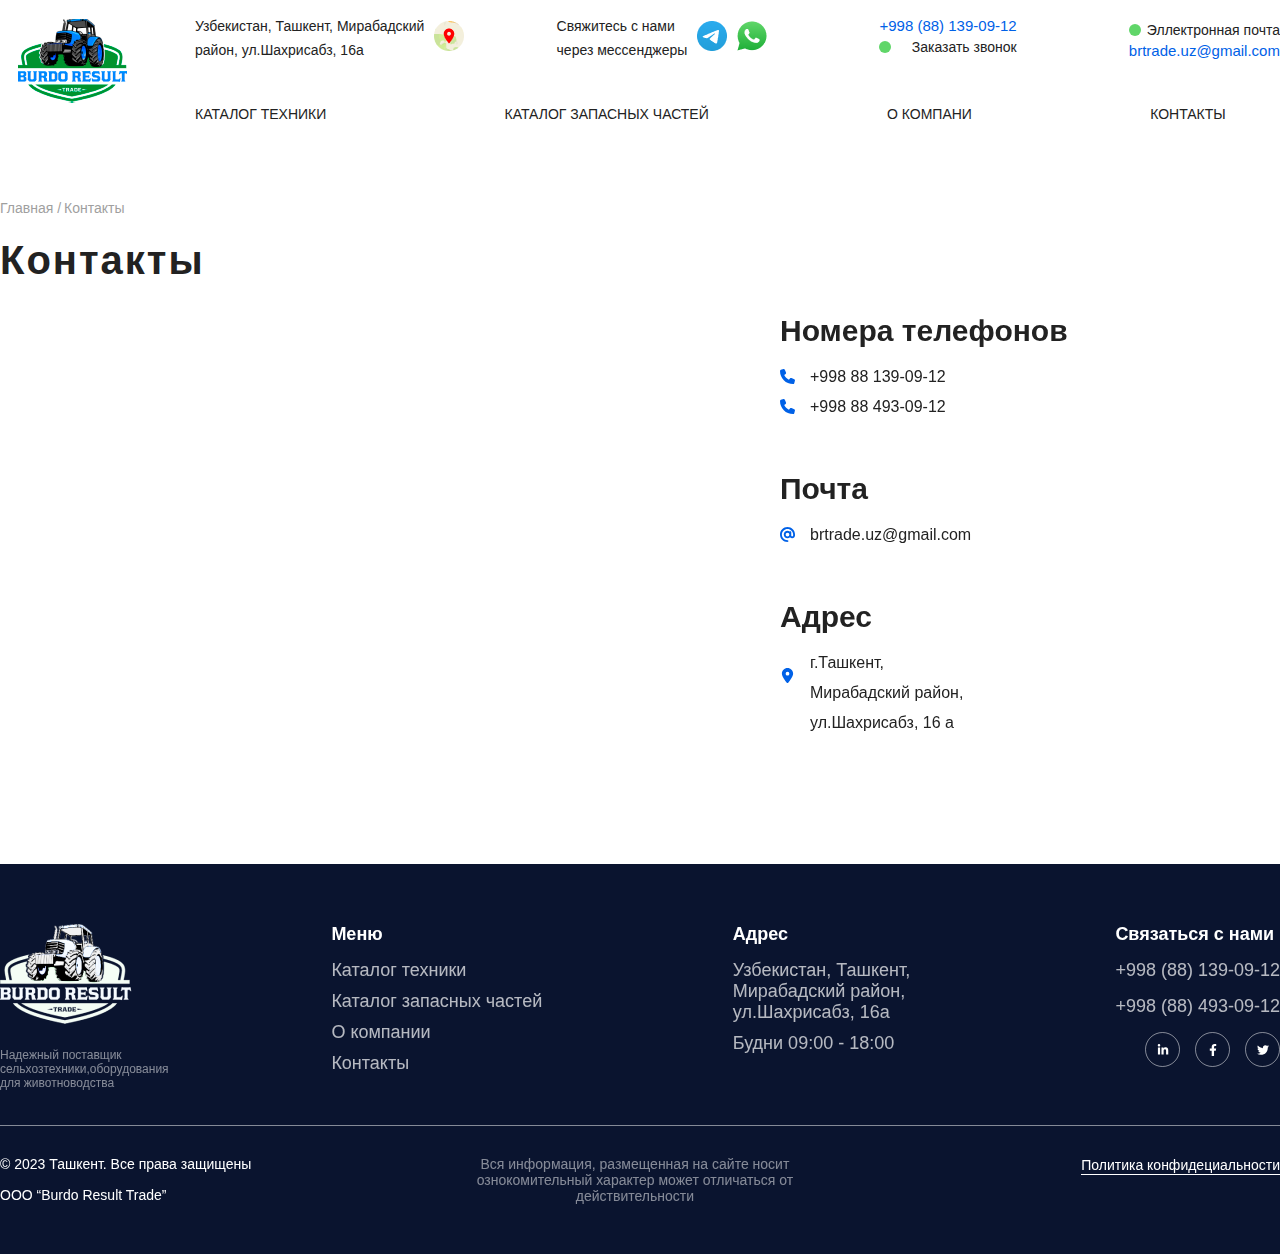
<file: contact/index.html>
<!doctype html>
<html lang="ru">
<head>
    <meta charset="UTF-8">
    <meta name="viewport"
          content="width=device-width, user-scalable=no, initial-scale=1.0, maximum-scale=1.0, minimum-scale=1.0">
    <meta http-equiv="X-UA-Compatible" content="ie=edge">
    <title>Burdo Result Trade</title>
    <link rel="stylesheet" href="https://cdn.jsdelivr.net/npm/swiper@8/swiper-bundle.min.css"/>
    <link rel="stylesheet" href="../main-style.css">
</head>
<body>
<div class="main_container">
    <div class="container">
        <div class="header">
            <a href="../main-page/index.html">
                <div class="logo">
                    <img src="../assets/BURDO%20LOGO%201.png" alt="" class="logo_img">
                </div>
            </a>
            <div class="nav-panel-main">
                <ul class="nav-up">
                    <li>
                        <span class="nav-t n-mob_t">Узбекистан, Ташкент, Мирабадский <br>район, ул.Шахрисабз, 16a</span>
                        <a href="">
                            <img src="../assets/location.png" alt="" class="icon-nav">
                        </a>
                    </li>
                    <li>
                        <span class="nav-t n-mob_t">Свяжитесь с нами <br> через мессенджеры</span>
                        <a href="https://web.telegram.org/z/">
                            <img src="../assets/logos_telegram.png" alt="" class="icon-nav">
                        </a>
                        <a href="https://www.whatsapp.com/">
                            <img src="../assets/logos_whatsapp-icon.png" alt="" class="icon-nav">
                        </a>
                    </li>
                    <li>
                        <div class="nav-b rou">
                            <a href="tel:+998881390912">
                                <span class="nav-l">+998 (88) 139-09-12</span>
                            </a>
                            <span class="nav-t ">Заказать звонок</span>
                        </div>
                    </li>
                    <li class="nav-el ">
                        <div class="nav-b eclipse">
                            <span class="nav-t ">Эллектронная почта</span>
                            <a href="mailto:brtrade.uz@gmail.com" class="nav-l">brtrade.uz@gmail.com</a>
                        </div>
                    </li>
                </ul>
                <ul class="nav-down">
                    <li><a href="../catalog-tractors-models/index.html" ><span class="nav-t text-form ">Каталог техники</span></a></li>
                    <li><a href="../catalog-spare-parts/index.html"><span class="nav-t text-form">Каталог запасных частей</span></a></li>
                    <li><a href="../about-us/index.html"><span class="nav-t text-form">о КОМПАНИ</span></a></li>
                    <li><a href="../contact/index.html"><span class="nav-t text-form">КОНТАКТЫ</span></a></li>
                </ul>
            </div>
            <div class="btn_nav_panel"><img src="/assets/Menu.png" alt=""></div>
        </div>
    </div>
    <div class="background_r-nav-menu">
        <ul class="r-nav-menu">
            <li class="r-nav">
                <button class="r-nav-title-btn add_block r-n-f_btn">
                    <p class="r-nav-title-text">КАТАЛОГ ТЕХНИКИ</p>
                    <div class="r-nav-icon"> </div>
                </button>
                <div class="r-n-block_link">
                    <a href="">
                        <p class="r-nav-text-link">Мини-техника</p>
                    </a>
                    <a href="">
                        <p class="r-nav-text-link">Почвообработка</p>
                    </a>
                    <a href="">
                        <p class="r-nav-text-link">Посев</p>
                    </a>
                    <a href="">
                        <p class="r-nav-text-link">Внесения удобрений</p>
                    </a>
                    <a href="">
                        <p class="r-nav-text-link">Защита растений</p>
                    </a>
                    <a href="">
                        <p class="r-nav-text-link">Возделывание картофеля и других овощных культур</p>
                    </a>
                </div>
            </li>
            <li class="r-nav">
                <button class="r-nav-title-btn add_block r-n-t_btn">
                    <p class="r-nav-title-text">Каталог запасных частей</p>
                    <div  class="r-nav-icon"></div>
                </button>
                <div class="r-n-block_link">
                    <a href="">
                        <p class="r-nav-text-link">Мини-техника</p>
                    </a>
                    <a href="">
                        <p class="r-nav-text-link">Почвообработка</p>
                    </a>
                    <a href="">
                        <p class="r-nav-text-link">Посев</p>
                    </a>
                    <a href="">
                        <p class="r-nav-text-link">Внесения удобрений</p>
                    </a>
                    <a href="">
                        <p class="r-nav-text-link">Защита растений</p>
                    </a>
                    <a href="">
                        <p class="r-nav-text-link">Возделывание картофеля и других овощных культур</p>
                    </a>
                </div>
            </li>
            <li class="r-nav">
                <a href="../about-us"><p class="r-nav-title-text">О КОМПАНИИ</p></a>
            </li>
            <li class="r-nav">
                <a href="../contact/index.html"><p class="r-nav-title-text">КОНТАКТЫ</p></a>
            </li>
        </ul>
        <ul class="r-nav-menu_tablet">
            <li>
                <a href="">
                    <p class="r-nav-text-link">Тракторы</p>
                </a>
            </li>
            <li>
                <a href="">
                    <p class="r-nav-text-link">Мини-техника</p>
                </a>
            </li>
            <li>
                <a href="">
                    <p class="r-nav-text-link">Почвообработка</p>
                </a>
            </li>
            <li>
                <a href="">
                    <p class="r-nav-text-link">Посев</p>
                </a>
            </li>
            <li>
                <a href="">
                    <p class="r-nav-text-link">Внесения удобрений</p>
                </a>
            </li>
            <li>
                <a href="">
                    <p class="r-nav-text-link">Защита растений</p>
                </a>
            </li>
            <li>
                <a href="">
                    <p class="r-nav-text-link">Возделывание картофеля и других овощных культур</p>
                </a>
            </li>
            <li>
                <a href="">
                    <p class="r-nav-text-link">Кормозаготовка</p>
                </a>
            </li>
            <li>
                <a href="">
                    <p class="r-nav-text-link">Кормоуборочные комбайны</p>
                </a>
            </li>
        </ul>
    </div>
    <!--Header-->
    <div class="container">
        <div class="link-title-pages">
            <a href="../main-page/index.html"><p>Главная / </p></a>
            <a href="../contact/index.html"><p>Контакты</p></a>
        </div>
        <div class="contact-area">
            <h1 class="s-c-title mar-b-30 contact-text-title">Контакты</h1>
            <div class="contact-block">
                <div class="c-map">
                    <iframe src="https://www.google.com/maps/embed?pb=!1m14!1m12!1m3!1d6142.823647581423!2d-86.11879432278108!3d39.662949816115045!2m3!1f0!2f0!3f0!3m2!1i1024!2i768!4f13.1!5e0!3m2!1sru!2s!4v1676997489714!5m2!1sru!2s"  style="border:0;" allowfullscreen="" loading="lazy" referrerpolicy="no-referrer-when-downgrade"></iframe>
                </div>
                <div class="c-content">
                    <p class="c-c-title">Номера телефонов</p>
                    <div class="c-c-block">
                        <svg xmlns="http://www.w3.org/2000/svg" viewBox="0 0 512 512" class="c-c-icon">
                            <path d="
                        M164.9 24.6c-7.7-18.6-28-28.5-47.4-23.2l-88 24C12.1 30.2 0 46 0 64C0 311.4
                         200.6 512 448 512c18 0 33.8-12.1 38.6-29.5l24-88c5.3-19.4-4.6-39.7-23.2-47.4l-96-40c-16.3-6.8-35.2-2.1-46.3
                         11.6L304.7 368C234.3 334.7 177.3 277.7 144 207.3L193.3 167c13.7-11.2 18.4-30 11.6-46.3l-40-96z"/>
                        </svg>
                        <a href="tel:+998999999999"><p class="c-c-des">+998 88 139-09-12</p></a>
                    </div>
                    <div class="c-c-block mar-b-50">
                        <svg xmlns="http://www.w3.org/2000/svg" viewBox="0 0 512 512" class="c-c-icon">
                            <path d="
                        M164.9 24.6c-7.7-18.6-28-28.5-47.4-23.2l-88 24C12.1 30.2 0 46 0 64C0 311.4
                         200.6 512 448 512c18 0 33.8-12.1 38.6-29.5l24-88c5.3-19.4-4.6-39.7-23.2-47.4l-96-40c-16.3-6.8-35.2-2.1-46.3
                         11.6L304.7 368C234.3 334.7 177.3 277.7 144 207.3L193.3 167c13.7-11.2 18.4-30 11.6-46.3l-40-96z"/>
                        </svg>
                        <a href="tel:+998999999999"><p class="c-c-des">+998 88 493-09-12</p></a>
                    </div>
                    <p class="c-c-title">Почта</p>
                    <div class="c-c-block mar-b-50">
                        <svg xmlns="http://www.w3.org/2000/svg" viewBox="0 0 512 512" class="c-c-icon">
                            <path d="
                        M256 64C150 64 64 150 64 256s86 192 192 192c17.7 0 32 14.3 32 32s-14.3
                        32-32 32C114.6 512 0 397.4 0 256S114.6 0 256 0S512 114.6 512 256v32c0
                        53-43 96-96 96c-29.3 0-55.6-13.2-73.2-33.9C320 371.1 289.5 384 256
                        384c-70.7 0-128-57.3-128-128s57.3-128 128-128c27.9 0 53.7 8.9 74.7
                        24.1c5.7-5 13.1-8.1 21.3-8.1c17.7 0 32 14.3 32 32v80 32c0 17.7 14.3 32
                        32 32s32-14.3 32-32V256c0-106-86-192-192-192zm64 192a64 64 0 1 0 -128
                         0 64 64 0 1 0 128 0z"/>
                        </svg>
                        <a href="mailto:brtrade.uz@gmail.com"><p class="c-c-des ">brtrade.uz@gmail.com</p></a>
                    </div>
                    <p class="c-c-title">Адрес</p>
                    <div class="c-c-block">
                        <svg xmlns="http://www.w3.org/2000/svg" viewBox="0 0 384 512" class="c-c-icon c-c-icon-add-cl">
                            <path d="
                        M215.7 499.2C267 435 384 279.4 384 192C384 86 298 0 192 0S0 86 0 192c0 87.4 117 243 168.3
                        307.2c12.3 15.3 35.1 15.3 47.4 0zM192 128a64 64 0 1 1 0 128 64 64 0 1 1 0-128z"/>
                        </svg>
                        <a target="_blank" href="https://goo.gl/maps/HvVXFwLBdb1CrprP7"><p class="c-c-des">г.Ташкент, Мирабадский район, ул.Шахрисабз, 16 а</p></a>
                    </div>
                </div>
            </div>
        </div>
    </div>
    <!--Footer-->
    <div class="container bg-f">
        <div class="footer-block">
            <div class="f-block-b des_mobi_footer">
                <div class="f-logo-block">
                    <div class="f-logo-item-b">
                        <img src="../assets/BURDO%20LOGOFooter.png" alt="">
                    </div>
                    <p class="f-des-logo">Надежный поставщик сельхозтехники,оборудования для животноводства</p>
                </div>
                <ul class="f-nav-panel ">
                    <li class="f-nav-title "><span>Меню</span></li>
                    <li class="mar-b-10"><a href="../catalog-tractors-models/index.html" >Каталог техники</a></li>
                    <li class="mar-b-10"><a href="../catalog-spare-parts/index.html" >Каталог запасных частей</a></li>
                    <li class="mar-b-10"><a href="../about-us/index.html" >О компании</a></li>
                    <li><a href="../contact/index.html">Контакты</a></li>
                </ul>
                <ul class="f-nav-panel  f-sec-b ">
                    <li class="f-nav-title"><span>Адрес</span></li>
                    <li class=""><p>Узбекистан, Ташкент, Мирабадский район, ул.Шахрисабз, 16a</p></li>
                    <li><p>Будни 09:00 - 18:00</p></li>
                </ul>
                <ul class="f-nav-panel ">
                    <li class="f-nav-title"><span>Связаться с нами</span></li>
                    <li class="mar-b-15 f-num-tex"><a href="tel:+998881390912" >+998 (88) 139-09-12</a></li>
                    <li class="mar-b-15 f-num-tex"><a href="tel:+998884930912" >+998 (88) 493-09-12</a></li>
                    <li class="f-soc_li">
                        <div class="p-b-soc">
                            <div class="">
                                <a href="" class="p-b-soc-cell ">
                                    <svg xmlns="http://www.w3.org/2000/svg" viewBox="0 0 448 512" class="p-b-soc-icon">
                                        <path d="
                                    M100.28 448H7.4V148.9h92.88zM53.79 108.1C24.09 108.1 0 83.5 0 53.8a53.79 53.79 0 0 1
                                    107.58 0c0 29.7-24.1 54.3-53.79 54.3zM447.9 448h-92.68V302.4c0-34.7-.7-79.2-48.29-79.2-48.29
                                    0-55.69 37.7-55.69 76.7V448h-92.78V148.9h89.08v40.8h1.3c12.4-23.5 42.69-48.3 87.88-48.3
                                    94 0 111.28 61.9 111.28 142.3V448z"/>
                                    </svg>
                                </a>
                            </div>
                            <a href="" class="p-b-soc-cell mar-l-r-15">
                                <svg xmlns="http://www.w3.org/2000/svg" viewBox="0 0 320 512" class="p-b-soc-icon">
                                    <path d="
                                    M279.14 288l14.22-92.66h-88.91v-60.13c0-25.35 12.42-50.06 52.24-50.06h40.42V6.26S260.43
                                    0 225.36 0c-73.22 0-121.08 44.38-121.08 124.72v70.62H22.89V288h81.39v224h100.17V288z"/>
                                </svg>
                            </a>
                            <a href="" class="p-b-soc-cell ">
                                <svg xmlns="http://www.w3.org/2000/svg" viewBox="0 0 512 512" class="p-b-soc-icon">
                                    <path d="M459.37 151.716c.325 4.548.325 9.097.325 13.645 0 138.72-105.583 298.558-298.558 298.558-59.452
                                    0-114.68-17.219-161.137-47.106 8.447.974 16.568 1.299 25.34 1.299 49.055 0 94.213-16.568
                                    130.274-44.832-46.132-.975-84.792-31.188-98.112-72.772 6.498.974 12.995 1.624 19.818
                                    1.624 9.421 0 18.843-1.3 27.614-3.573-48.081-9.747-84.143-51.98-84.143-102.985v-1.299c13.969
                                    7.797 30.214 12.67 47.431 13.319-28.264-18.843-46.781-51.005-46.781-87.391 0-19.492 5.197-37.36
                                    14.294-52.954 51.655 63.675 129.3 105.258 216.365 109.807-1.624-7.797-2.599-15.918-2.599-24.04
                                    0-57.828 46.782-104.934 104.934-104.934 30.213 0 57.502 12.67 76.67 33.137 23.715-4.548
                                    46.456-13.32 66.599-25.34-7.798 24.366-24.366 44.833-46.132 57.827 21.117-2.273 41.584-8.122
                                    60.426-16.243-14.292 20.791-32.161 39.308-52.628 54.253z"/>
                                </svg>
                            </a>
                        </div></li>
                </ul>
            </div>
            <div class="prop-block des_mobi_footer">
                <div class="p-b-name">
                    <p class="p-b-name-text mar-b-15 mob_mar-30">© 2023  Ташкент. Все права защищены</p>
                    <p class="p-b-name-text">OOO “Burdo Result Trade”</p>
                </div>
                <div class="f-info_context">
                    <p class="f-size">Вся информация, размещенная на сайте носит ознокомительный характер может отличаться от действительности</p>
                    <div class=""><a href="" class="p-b-doc p-b-name-text">Политика конфидециальности</a></div>
                </div>
            </div>
            <div class="f-block-b border_def">
                <div class="tablet_footer mar-r-95 ">
                    <div class="f-logo-block">
                        <div class="f-logo-item-b">
                            <img src="../assets/BURDO%20LOGOFooter.png" alt="">
                        </div>
                        <p class="f-des-logo">Надежный поставщик сельхозтехники,оборудования для животноводства</p>
                    </div>
                    <ul class="f-nav-panel mar-t-70 ">
                        <li class="f-nav-title"><span>Связаться с нами</span></li>
                        <li class="mar-b-15 f-num-tex"><a href="tel:+998881390912">+998 (88) 139-09-12</a></li>
                        <li class="mar-b-15 f-num-tex"><a href="tel:+998884930912">+998 (88) 493-09-12</a></li>
                        <li>
                            <div class="p-b-soc">
                                <div class="">
                                    <a href="" class="p-b-soc-cell "><svg xmlns="http://www.w3.org/2000/svg" viewBox="0 0 448 512" class="p-b-soc-icon">
                                        <path d="M100.28 448H7.4V148.9h92.88zM53.79 108.1C24.09 108.1 0 83.5 0 53.8a53.79 53.79 0 0 1
                                                107.58 0c0 29.7-24.1 54.3-53.79 54.3zM447.9 448h-92.68V302.4c0-34.7-.7-79.2-48.29-79.2-48.29
                                                0-55.69 37.7-55.69 76.7V448h-92.78V148.9h89.08v40.8h1.3c12.4-23.5 42.69-48.3 87.88-48.3
                                                94 0 111.28 61.9 111.28 142.3V448z"/>
                                    </svg>
                                    </a>
                                </div>
                                <a href="" class="p-b-soc-cell mar-l-r-15">
                                    <svg xmlns="http://www.w3.org/2000/svg" viewBox="0 0 320 512" class="p-b-soc-icon">
                                        <path d="M279.14 288l14.22-92.66h-88.91v-60.13c0-25.35 12.42-50.06 52.24-50.06h40.42V6.26S260.43
                                                0 225.36 0c-73.22 0-121.08 44.38-121.08 124.72v70.62H22.89V288h81.39v224h100.17V288z"/>
                                    </svg>
                                </a>
                                <a href="" class="p-b-soc-cell ">
                                    <svg xmlns="http://www.w3.org/2000/svg" viewBox="0 0 512 512" class="p-b-soc-icon">
                                        <path d="M459.37 151.716c.325 4.548.325 9.097.325 13.645 0 138.72-105.583 298.558-298.558 298.558-59.452
                                            0-114.68-17.219-161.137-47.106 8.447.974 16.568 1.299 25.34 1.299 49.055 0 94.213-16.568
                                            130.274-44.832-46.132-.975-84.792-31.188-98.112-72.772 6.498.974 12.995 1.624 19.818
                                            1.624 9.421 0 18.843-1.3 27.614-3.573-48.081-9.747-84.143-51.98-84.143-102.985v-1.299c13.969
                                            7.797 30.214 12.67 47.431 13.319-28.264-18.843-46.781-51.005-46.781-87.391 0-19.492 5.197-37.36
                                            14.294-52.954 51.655 63.675 129.3 105.258 216.365 109.807-1.624-7.797-2.599-15.918-2.599-24.04
                                            0-57.828 46.782-104.934 104.934-104.934 30.213 0 57.502 12.67 76.67 33.137 23.715-4.548
                                            46.456-13.32 66.599-25.34-7.798 24.366-24.366 44.833-46.132 57.827 21.117-2.273 41.584-8.122
                                            60.426-16.243-14.292 20.791-32.161 39.308-52.628 54.253z"/>
                                    </svg>
                                </a>
                            </div>
                        </li>
                    </ul>
                </div>
                <div class="tablet_footer mar-r-120">
                    <ul class="f-nav-panel ">
                        <li class="f-nav-title "><span>Меню</span></li>
                        <li class="mar-b-10"><a href="../catalog-tractors-models/index.html" >Каталог техники</a></li>
                        <li class="mar-b-10"><a href="../catalog-spare-parts/index.html" >Каталог запасных частей</a></li>
                        <li class="mar-b-10"><a href="../about-us/index.html" >О компании</a></li>
                        <li><a href="../contact/index.html">Контакты</a></li>
                    </ul>
                    <ul class="f-nav-panel mar-t-50 f-sec-b ">
                        <li class="f-nav-title"><span>Адрес</span></li>
                        <li class=""><p>Узбекистан, Ташкент, Мирабадский район, ул.Шахрисабз, 16a</p></li>
                        <li><p>Будни 09:00 - 18:00</p></li>
                    </ul>
                </div>
            </div>
            <div class="prop-block tablet_footer">
                <div class="f-text-con">
                    <p class="f-size">Вся информация, размещенная на сайте носит ознокомительный характер может отличаться от действительности</p>
                </div>
                <div class="p-b-name">
                    <p class="p-b-name-text mar-b-15 mob_mar-30">© 2023 Ташкент. Все права защищены</p>
                    <div class=""><a href="" class="p-b-doc p-b-name-text">Политика конфидециальности</a></div>
                </div>
                <div class="f-info_context">
                    <p class="p-b-name-text">OOO “Burdo Result Trade”</p>
                </div>
            </div>
        </div>
    </div>
</div>
<script src="https://cdn.jsdelivr.net/npm/swiper@8/swiper-bundle.min.js"></script>
<script src="/main-file.js"></script>
</body>
</html>
</file>
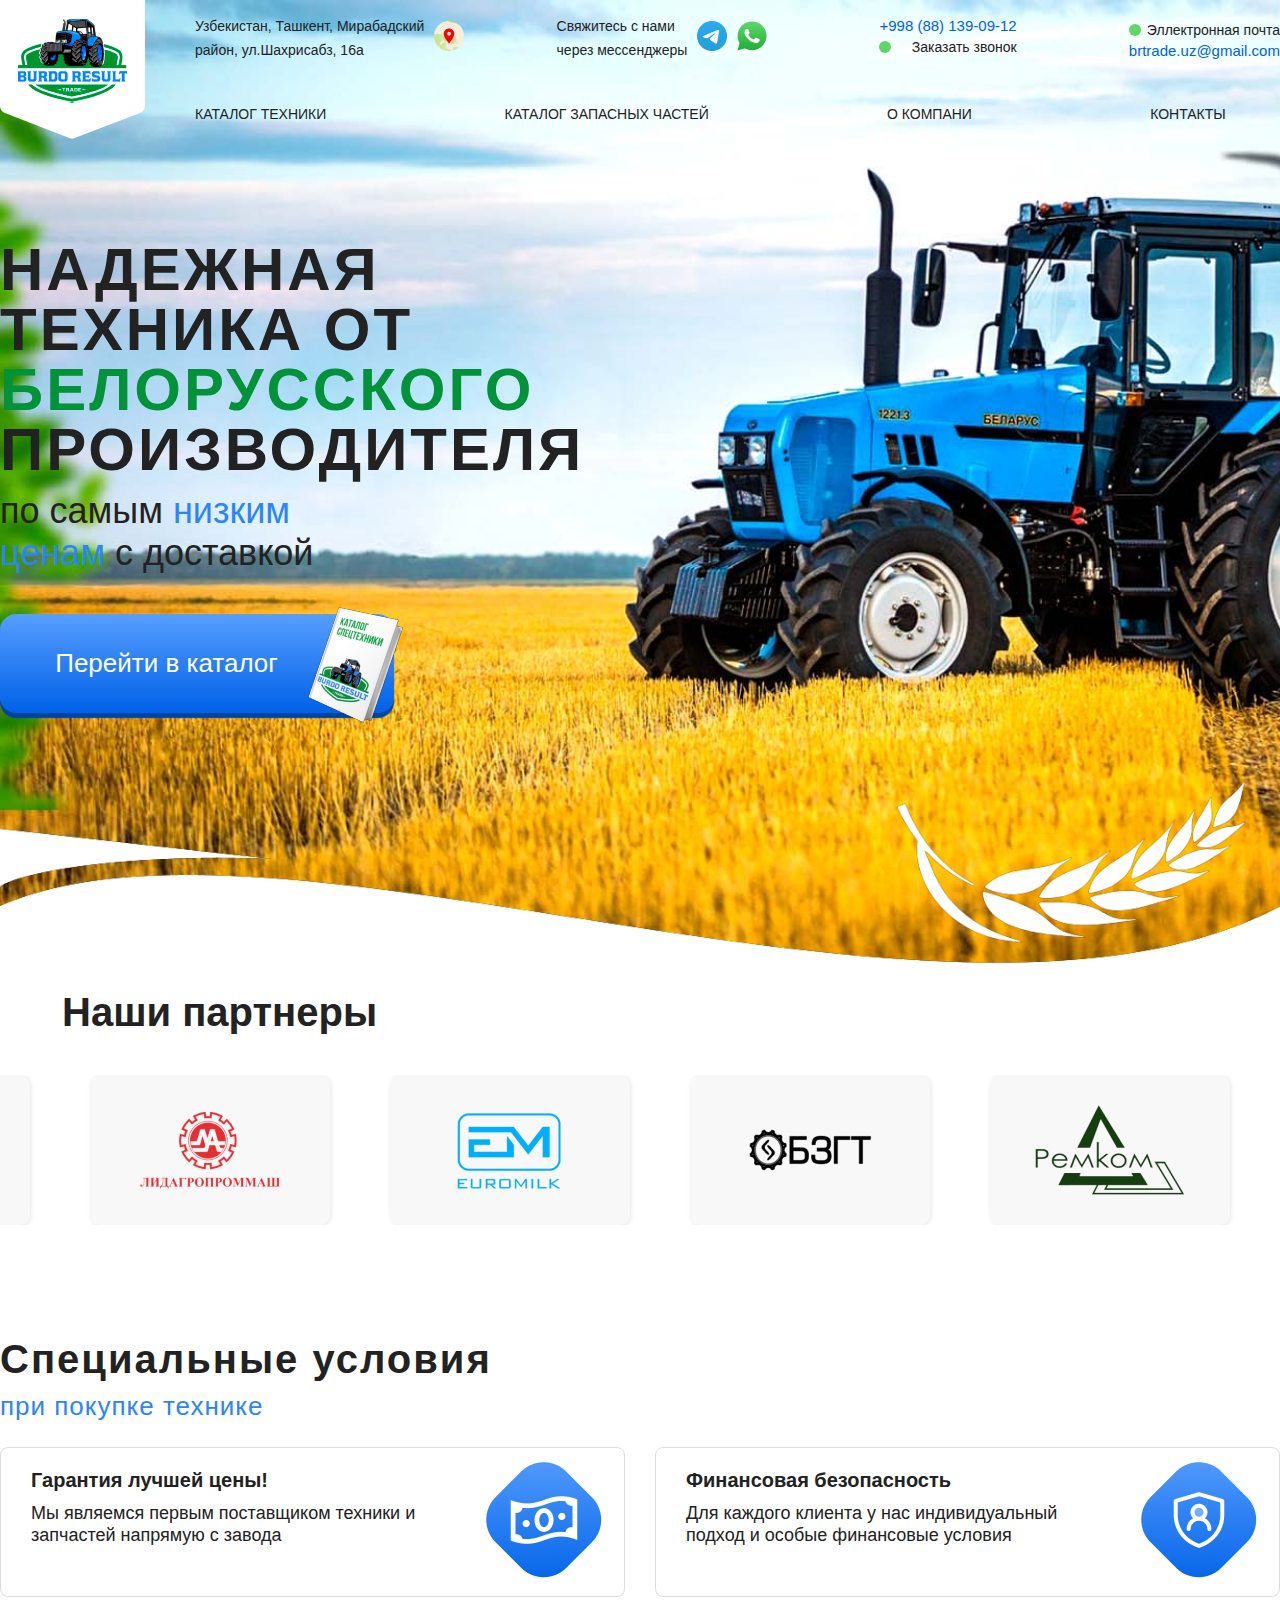
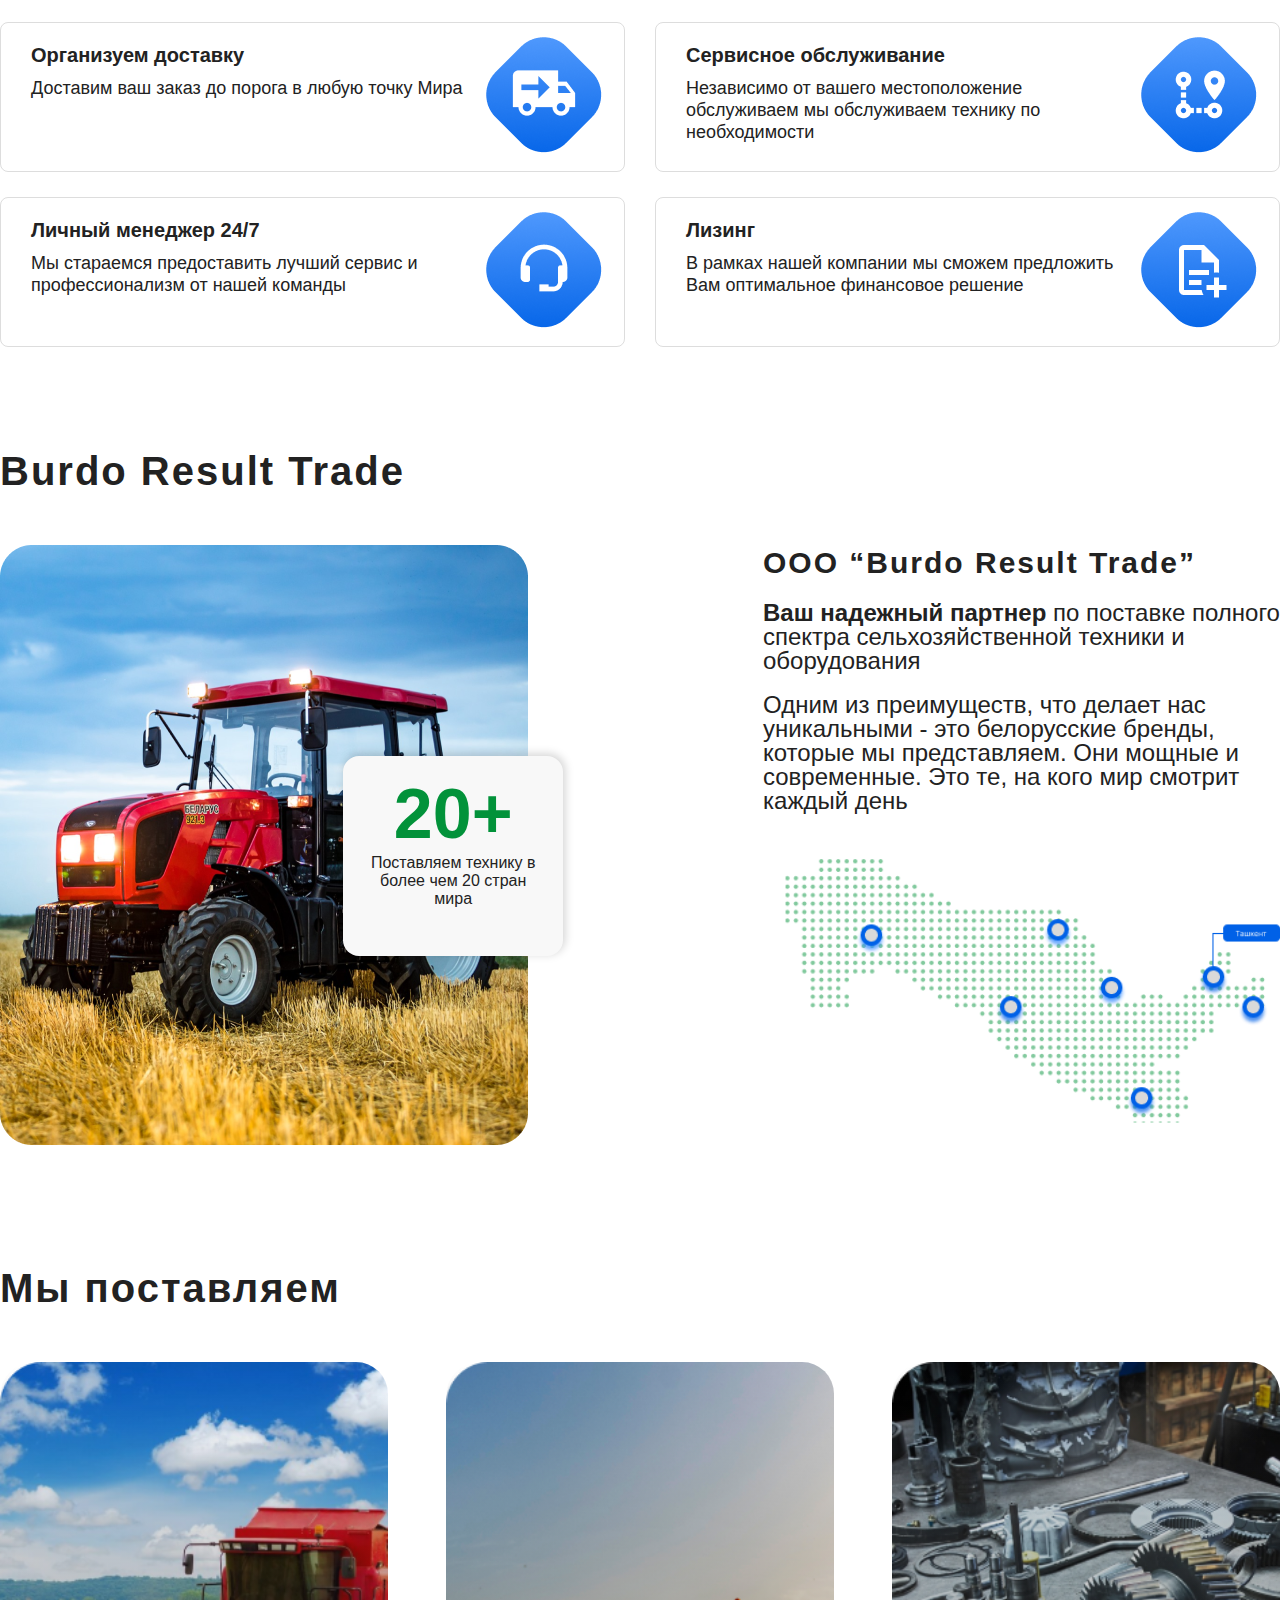
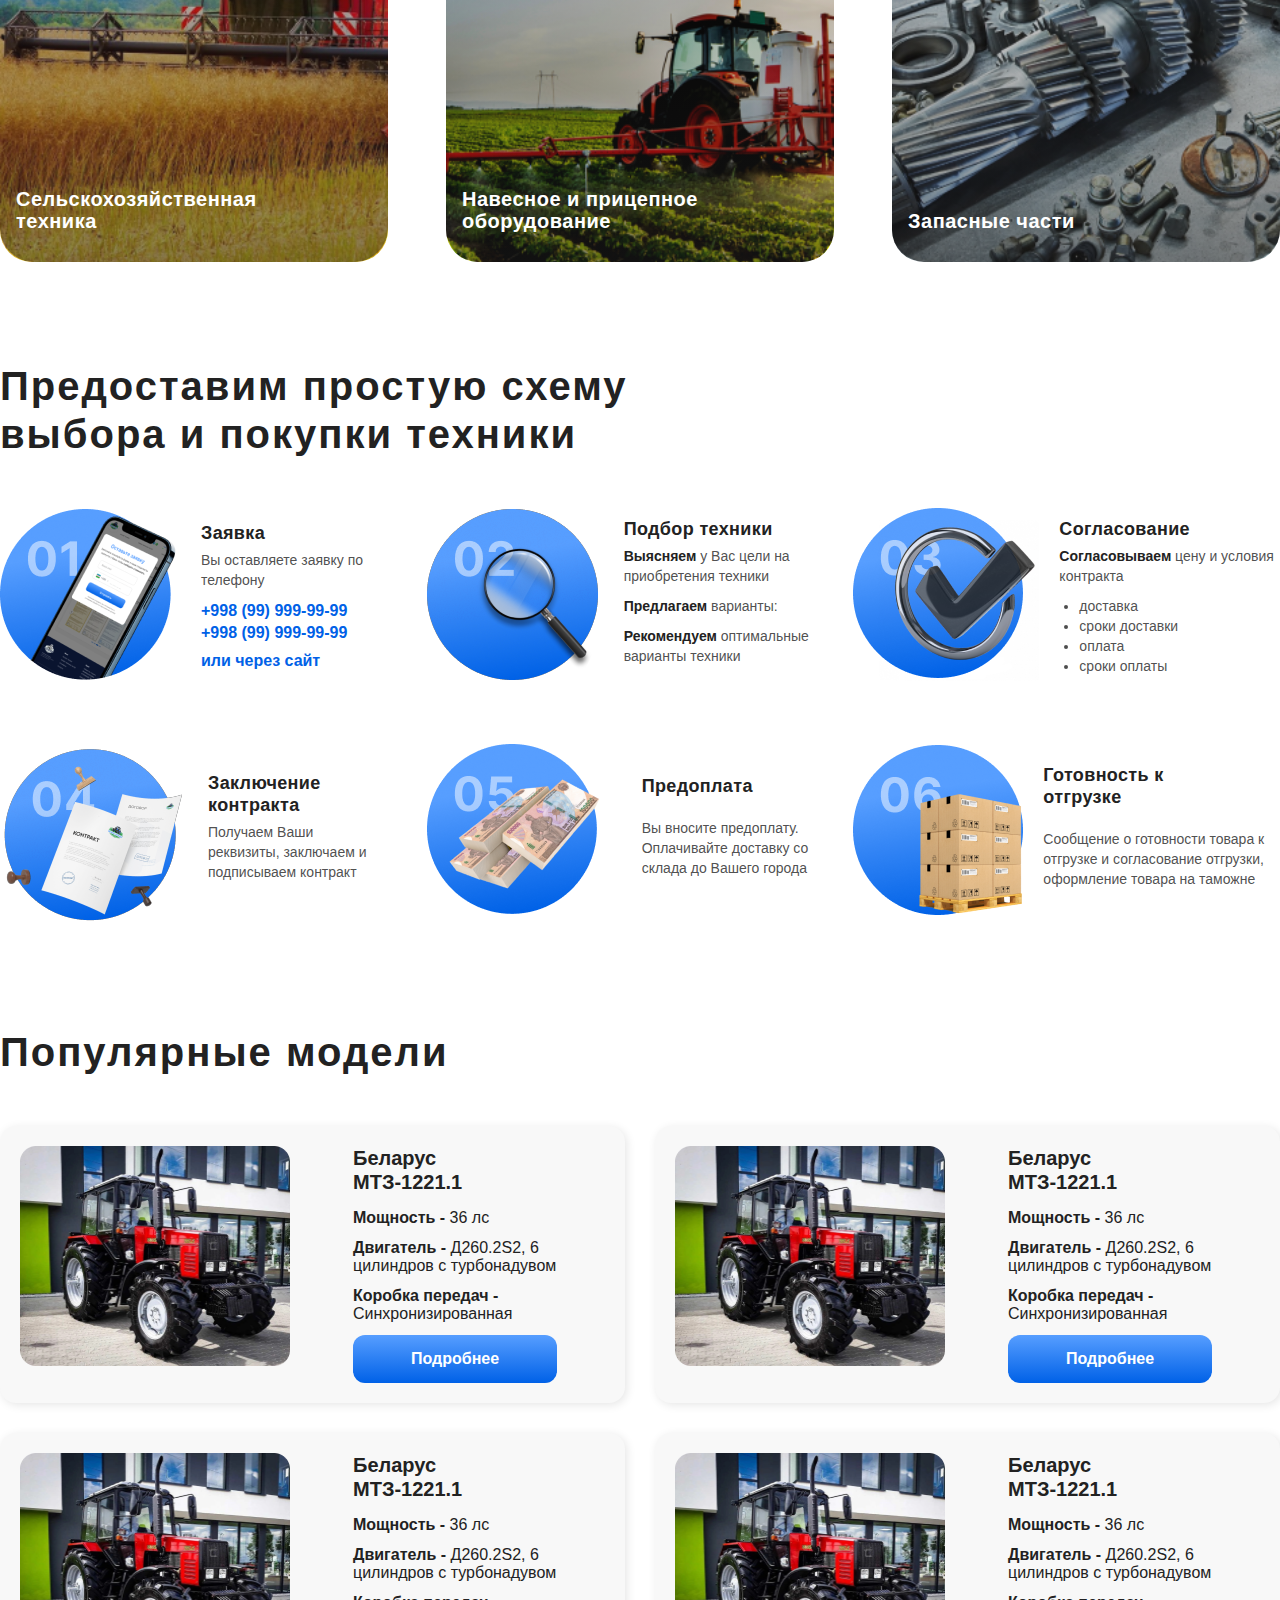
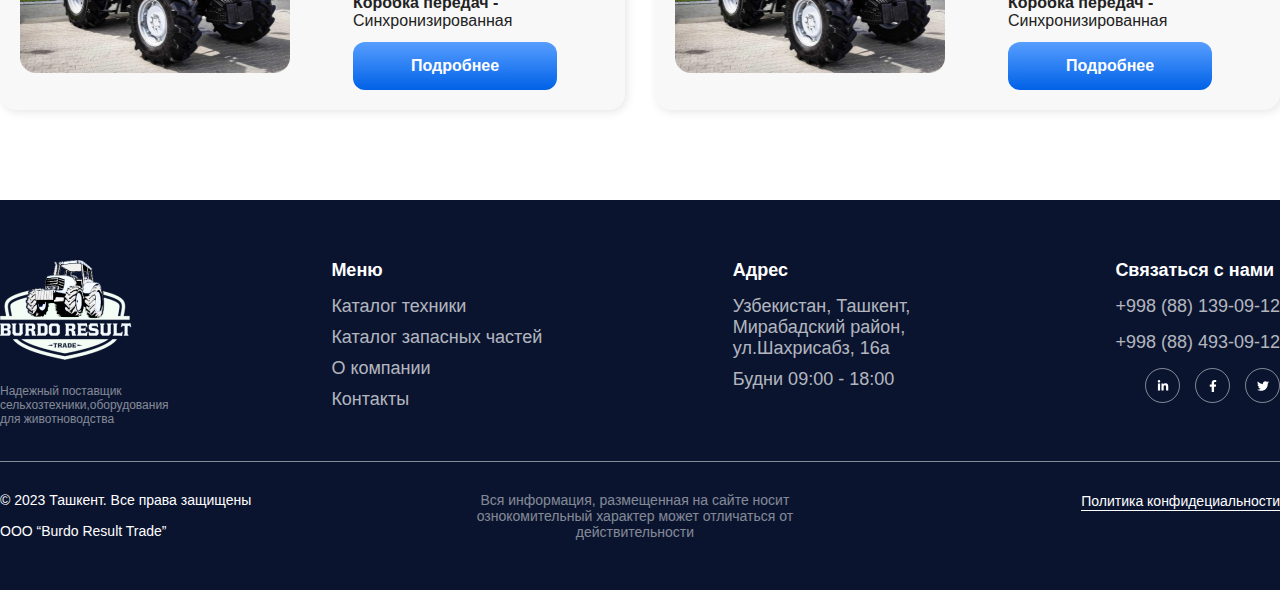
<file: main-page/index.html>
<!doctype html>
<html lang="ru">
<head>
    <meta charset="UTF-8">
    <meta name="viewport"
          content="width=device-width, user-scalable=no, initial-scale=1.0, maximum-scale=1.0, minimum-scale=1.0">
    <meta http-equiv="X-UA-Compatible" content="ie=edge">
    <title>Burdo Result Trade</title>
    <link rel="stylesheet" href="https://cdn.jsdelivr.net/npm/swiper@8/swiper-bundle.min.css"/>
    <link rel="stylesheet" href="../main-style.css">
    <link rel="stylesheet" href="../font-style.css">
</head>
<body>
    <div class="background">
        <div class="container">
            <div class="header">
                <a href="../main-page/index.html">
                    <div class="logo">
                        <img src="../assets/BURDO%20LOGO%201.png" alt="" class="logo_img">
                    </div>
                </a>
                <div class="nav-panel-main">
                    <ul class="nav-up">
                        <li>
                            <span class="nav-t n-mob_t">Узбекистан, Ташкент, Мирабадский <br>район, ул.Шахрисабз, 16a</span>
                            <a href="">
                                <img src="../assets/location.png" alt="" class="icon-nav">
                            </a>
                        </li>
                        <li>
                            <span class="nav-t n-mob_t">Свяжитесь с нами <br> через мессенджеры</span>
                            <a href="https://web.telegram.org/z/">
                                <img src="../assets/logos_telegram.png" alt="" class="icon-nav">
                            </a>
                            <a href="https://www.whatsapp.com/">
                                <img src="../assets/logos_whatsapp-icon.png" alt="" class="icon-nav">
                            </a>
                        </li>
                        <li>
                            <div class="nav-b rou">
                                <a href="tel:+998881390912">
                                    <span class="nav-l">+998 (88) 139-09-12</span>
                                </a>
                                <span class="nav-t ">Заказать звонок</span>
                            </div>
                        </li>
                        <li class="nav-el ">
                            <div class="nav-b eclipse">
                                <span class="nav-t ">Эллектронная почта</span>
                                <a href="mailto:brtrade.uz@gmail.com" class="nav-l">brtrade.uz@gmail.com</a>
                            </div>
                        </li>
                    </ul>
                    <ul class="nav-down">
                        <li><a href="../catalog-tractors-models/index.html" ><span class="nav-t text-form ">Каталог техники</span></a></li>
                        <li><a href="../catalog-spare-parts/index.html"><span class="nav-t text-form">Каталог запасных частей</span></a></li>
                        <li><a href="../about-us/index.html"><span class="nav-t text-form">о КОМПАНИ</span></a></li>
                        <li><a href="../contact/index.html"><span class="nav-t text-form">КОНТАКТЫ</span></a></li>
                    </ul>
                </div>
                <div class="btn_nav_panel"><img src="/assets/Menu.png" alt=""></div>
            </div>
        </div>
        <div class="background_r-nav-menu">
            <ul class="r-nav-menu">
                <li class="r-nav">
                    <button class="r-nav-title-btn add_block r-n-f_btn">
                        <p class="r-nav-title-text">КАТАЛОГ ТЕХНИКИ</p>
                        <div class="r-nav-icon"> </div>
                    </button>
                    <div class="r-n-block_link">
                        <a href="">
                            <p class="r-nav-text-link">Мини-техника</p>
                        </a>
                        <a href="">
                            <p class="r-nav-text-link">Почвообработка</p>
                        </a>
                        <a href="">
                            <p class="r-nav-text-link">Посев</p>
                        </a>
                        <a href="">
                            <p class="r-nav-text-link">Внесения удобрений</p>
                        </a>
                        <a href="">
                            <p class="r-nav-text-link">Защита растений</p>
                        </a>
                        <a href="">
                            <p class="r-nav-text-link">Возделывание картофеля и других овощных культур</p>
                        </a>
                    </div>
                </li>
                <li class="r-nav">
                    <button class="r-nav-title-btn add_block r-n-t_btn">
                        <p class="r-nav-title-text">Каталог запасных частей</p>
                        <div  class="r-nav-icon"></div>
                    </button>
                    <div class="r-n-block_link">
                        <a href="">
                            <p class="r-nav-text-link">Мини-техника</p>
                        </a>
                        <a href="">
                            <p class="r-nav-text-link">Почвообработка</p>
                        </a>
                        <a href="">
                            <p class="r-nav-text-link">Посев</p>
                        </a>
                        <a href="">
                            <p class="r-nav-text-link">Внесения удобрений</p>
                        </a>
                        <a href="">
                            <p class="r-nav-text-link">Защита растений</p>
                        </a>
                        <a href="">
                            <p class="r-nav-text-link">Возделывание картофеля и других овощных культур</p>
                        </a>
                    </div>
                </li>
                <li class="r-nav">
                    <a href="../about-us"><p class="r-nav-title-text">О КОМПАНИИ</p></a>
                </li>
                <li class="r-nav">
                    <a href="../contact/index.html"><p class="r-nav-title-text">КОНТАКТЫ</p></a>
                </li>
            </ul>
            <ul class="r-nav-menu_tablet">
                <li>
                    <a href="">
                        <p class="r-nav-text-link">Тракторы</p>
                    </a>
                </li>
                <li>
                    <a href="">
                        <p class="r-nav-text-link">Мини-техника</p>
                    </a>
                </li>
                <li>
                    <a href="">
                        <p class="r-nav-text-link">Почвообработка</p>
                    </a>
                </li>
                <li>
                    <a href="">
                        <p class="r-nav-text-link">Посев</p>
                    </a>
                </li>
                <li>
                    <a href="">
                        <p class="r-nav-text-link">Внесения удобрений</p>
                    </a>
                </li>
                <li>
                    <a href="">
                        <p class="r-nav-text-link">Защита растений</p>
                    </a>
                </li>
                <li>
                    <a href="">
                        <p class="r-nav-text-link">Возделывание картофеля и других овощных культур</p>
                    </a>
                </li>
                <li>
                    <a href="">
                        <p class="r-nav-text-link">Кормозаготовка</p>
                    </a>
                </li>
                <li>
                    <a href="">
                        <p class="r-nav-text-link">Кормоуборочные комбайны</p>
                    </a>
                </li>
            </ul>
        </div>
        <!--header-->
        <div class="block-main">
            <div class="container">
                <div class="title-block">
                    <h1 class="title-text">
                        Надежная техника от <span>белорусского</span> производителя
                    </h1>
                    <p class="d-text">по самым <span>низким ценам</span> с доставкой</p>
                    <a href="" class="catalog-btn-link"><button class="catalog-btn">Перейти в каталог</button></a>
                </div>
            </div>
            <div class="container-nav">
                <div class="nav-left-panel">
                    <ul class="nav-block1">
                        <li class="title-nav-left"><p>Каталог техники</p></li>
                        <li class="nav-element-l stroke-nav">
                            <button class="nav-btn_item">
                                <span class="text-nav">Тракторы</span>
                            </button>
                            <svg width="8" height="12" viewBox="0 0 8 12" fill="none" xmlns="http://www.w3.org/2000/svg" class="icon-nav_item ">
                                <path d="M1.1709 11.3083C1.02507 11.1624 0.952148 10.9898 0.952148 10.7903C0.952148 10.5911 1.02507 10.4187 1.1709 10.2728L5.44382 5.99992L1.15632 1.71242C1.0202 1.57631 0.952148 1.40617 0.952148 1.202C0.952148 0.997835 1.02507 0.822835 1.1709 0.677002C1.31673 0.531169 1.4894 0.458252 1.6889 0.458252C1.88801 0.458252 2.06048 0.531169 2.20632 0.677002L7.10632 5.59159C7.16465 5.64992 7.20607 5.71311 7.23057 5.78117C7.25468 5.84922 7.26673 5.92214 7.26673 5.99992C7.26673 6.0777 7.25468 6.15061 7.23057 6.21867C7.20607 6.28672 7.16465 6.34992 7.10632 6.40825L2.19173 11.3228C2.05562 11.4589 1.88801 11.527 1.6889 11.527C1.4894 11.527 1.31673 11.4541 1.1709 11.3083Z" fill="#387EC1"/>
                            </svg>
                        </li>
                        <li class="nav-element-l stroke-nav">
                            <button class="nav-btn_item">
                                <span class="text-nav">Мини-техника</span>
                            </button>
                            <svg width="8" height="12" viewBox="0 0 8 12" fill="none" xmlns="http://www.w3.org/2000/svg" class="icon-nav_item ">
                                <path d="M1.1709 11.3083C1.02507 11.1624 0.952148 10.9898 0.952148 10.7903C0.952148 10.5911 1.02507 10.4187 1.1709 10.2728L5.44382 5.99992L1.15632 1.71242C1.0202 1.57631 0.952148 1.40617 0.952148 1.202C0.952148 0.997835 1.02507 0.822835 1.1709 0.677002C1.31673 0.531169 1.4894 0.458252 1.6889 0.458252C1.88801 0.458252 2.06048 0.531169 2.20632 0.677002L7.10632 5.59159C7.16465 5.64992 7.20607 5.71311 7.23057 5.78117C7.25468 5.84922 7.26673 5.92214 7.26673 5.99992C7.26673 6.0777 7.25468 6.15061 7.23057 6.21867C7.20607 6.28672 7.16465 6.34992 7.10632 6.40825L2.19173 11.3228C2.05562 11.4589 1.88801 11.527 1.6889 11.527C1.4894 11.527 1.31673 11.4541 1.1709 11.3083Z" fill="#387EC1"/>
                            </svg>
                        </li>
                        <li class="nav-element-l stroke-nav">
                            <button class="nav-btn_item">
                                <span class="text-nav">Почвообработка</span>
                            </button>
                           <svg width="8" height="12" viewBox="0 0 8 12" fill="none" xmlns="http://www.w3.org/2000/svg" class="icon-nav_item ">
                                <path d="M1.1709 11.3083C1.02507 11.1624 0.952148 10.9898 0.952148 10.7903C0.952148 10.5911 1.02507 10.4187 1.1709 10.2728L5.44382 5.99992L1.15632 1.71242C1.0202 1.57631 0.952148 1.40617 0.952148 1.202C0.952148 0.997835 1.02507 0.822835 1.1709 0.677002C1.31673 0.531169 1.4894 0.458252 1.6889 0.458252C1.88801 0.458252 2.06048 0.531169 2.20632 0.677002L7.10632 5.59159C7.16465 5.64992 7.20607 5.71311 7.23057 5.78117C7.25468 5.84922 7.26673 5.92214 7.26673 5.99992C7.26673 6.0777 7.25468 6.15061 7.23057 6.21867C7.20607 6.28672 7.16465 6.34992 7.10632 6.40825L2.19173 11.3228C2.05562 11.4589 1.88801 11.527 1.6889 11.527C1.4894 11.527 1.31673 11.4541 1.1709 11.3083Z" fill="#387EC1"/>
                            </svg>
                        </li>
                        <li class="nav-element-l stroke-nav">
                            <button class="nav-btn_item">
                                <span class="text-nav">Посев</span>
                            </button>
                            <svg width="8" height="12" viewBox="0 0 8 12" fill="none" xmlns="http://www.w3.org/2000/svg" class="icon-nav_item ">
                                <path d="M1.1709 11.3083C1.02507 11.1624 0.952148 10.9898 0.952148 10.7903C0.952148 10.5911 1.02507 10.4187 1.1709 10.2728L5.44382 5.99992L1.15632 1.71242C1.0202 1.57631 0.952148 1.40617 0.952148 1.202C0.952148 0.997835 1.02507 0.822835 1.1709 0.677002C1.31673 0.531169 1.4894 0.458252 1.6889 0.458252C1.88801 0.458252 2.06048 0.531169 2.20632 0.677002L7.10632 5.59159C7.16465 5.64992 7.20607 5.71311 7.23057 5.78117C7.25468 5.84922 7.26673 5.92214 7.26673 5.99992C7.26673 6.0777 7.25468 6.15061 7.23057 6.21867C7.20607 6.28672 7.16465 6.34992 7.10632 6.40825L2.19173 11.3228C2.05562 11.4589 1.88801 11.527 1.6889 11.527C1.4894 11.527 1.31673 11.4541 1.1709 11.3083Z" fill="#387EC1"/>
                            </svg>
                        </li>
                        <li class="nav-element-l stroke-nav">
                            <button class="nav-btn_item">
                                <span class="text-nav">Внесения удобрений</span>
                            </button>
                            <svg width="8" height="12" viewBox="0 0 8 12" fill="none" xmlns="http://www.w3.org/2000/svg" class="icon-nav_item ">
                                <path d="M1.1709 11.3083C1.02507 11.1624 0.952148 10.9898 0.952148 10.7903C0.952148 10.5911 1.02507 10.4187 1.1709 10.2728L5.44382 5.99992L1.15632 1.71242C1.0202 1.57631 0.952148 1.40617 0.952148 1.202C0.952148 0.997835 1.02507 0.822835 1.1709 0.677002C1.31673 0.531169 1.4894 0.458252 1.6889 0.458252C1.88801 0.458252 2.06048 0.531169 2.20632 0.677002L7.10632 5.59159C7.16465 5.64992 7.20607 5.71311 7.23057 5.78117C7.25468 5.84922 7.26673 5.92214 7.26673 5.99992C7.26673 6.0777 7.25468 6.15061 7.23057 6.21867C7.20607 6.28672 7.16465 6.34992 7.10632 6.40825L2.19173 11.3228C2.05562 11.4589 1.88801 11.527 1.6889 11.527C1.4894 11.527 1.31673 11.4541 1.1709 11.3083Z" fill="#387EC1"/>
                            </svg>
                        </li>
                        <li class="nav-element-l stroke-nav">
                            <button class="nav-btn_item">
                                <span class="text-nav">Защита растений</span>
                            </button>
                            <svg width="8" height="12" viewBox="0 0 8 12" fill="none" xmlns="http://www.w3.org/2000/svg" class="icon-nav_item ">
                                <path d="M1.1709 11.3083C1.02507 11.1624 0.952148 10.9898 0.952148 10.7903C0.952148 10.5911 1.02507 10.4187 1.1709 10.2728L5.44382 5.99992L1.15632 1.71242C1.0202 1.57631 0.952148 1.40617 0.952148 1.202C0.952148 0.997835 1.02507 0.822835 1.1709 0.677002C1.31673 0.531169 1.4894 0.458252 1.6889 0.458252C1.88801 0.458252 2.06048 0.531169 2.20632 0.677002L7.10632 5.59159C7.16465 5.64992 7.20607 5.71311 7.23057 5.78117C7.25468 5.84922 7.26673 5.92214 7.26673 5.99992C7.26673 6.0777 7.25468 6.15061 7.23057 6.21867C7.20607 6.28672 7.16465 6.34992 7.10632 6.40825L2.19173 11.3228C2.05562 11.4589 1.88801 11.527 1.6889 11.527C1.4894 11.527 1.31673 11.4541 1.1709 11.3083Z" fill="#387EC1"/>
                            </svg>
                        </li>
                        <li class="nav-element-l stroke-nav">
                            <button class="nav-btn_item">
                                <span class="text-nav">Воз деление картофеля и других овощных культур</span>
                            </button>
                            <svg width="8" height="12" viewBox="0 0 8 12" fill="none" xmlns="http://www.w3.org/2000/svg" class="icon-nav_item ">
                                <path d="M1.1709 11.3083C1.02507 11.1624 0.952148 10.9898 0.952148 10.7903C0.952148 10.5911 1.02507 10.4187 1.1709 10.2728L5.44382 5.99992L1.15632 1.71242C1.0202 1.57631 0.952148 1.40617 0.952148 1.202C0.952148 0.997835 1.02507 0.822835 1.1709 0.677002C1.31673 0.531169 1.4894 0.458252 1.6889 0.458252C1.88801 0.458252 2.06048 0.531169 2.20632 0.677002L7.10632 5.59159C7.16465 5.64992 7.20607 5.71311 7.23057 5.78117C7.25468 5.84922 7.26673 5.92214 7.26673 5.99992C7.26673 6.0777 7.25468 6.15061 7.23057 6.21867C7.20607 6.28672 7.16465 6.34992 7.10632 6.40825L2.19173 11.3228C2.05562 11.4589 1.88801 11.527 1.6889 11.527C1.4894 11.527 1.31673 11.4541 1.1709 11.3083Z" fill="#387EC1"/>
                            </svg>
                        </li>
                        <li class="nav-element-l stroke-nav">
                            <button class="nav-btn_item">
                                <span class="text-nav">Кормозаготовка</span>
                            </button>
                            <svg width="8" height="12" viewBox="0 0 8 12" fill="none" xmlns="http://www.w3.org/2000/svg" class="icon-nav_item ">
                                <path d="M1.1709 11.3083C1.02507 11.1624 0.952148 10.9898 0.952148 10.7903C0.952148 10.5911 1.02507 10.4187 1.1709 10.2728L5.44382 5.99992L1.15632 1.71242C1.0202 1.57631 0.952148 1.40617 0.952148 1.202C0.952148 0.997835 1.02507 0.822835 1.1709 0.677002C1.31673 0.531169 1.4894 0.458252 1.6889 0.458252C1.88801 0.458252 2.06048 0.531169 2.20632 0.677002L7.10632 5.59159C7.16465 5.64992 7.20607 5.71311 7.23057 5.78117C7.25468 5.84922 7.26673 5.92214 7.26673 5.99992C7.26673 6.0777 7.25468 6.15061 7.23057 6.21867C7.20607 6.28672 7.16465 6.34992 7.10632 6.40825L2.19173 11.3228C2.05562 11.4589 1.88801 11.527 1.6889 11.527C1.4894 11.527 1.31673 11.4541 1.1709 11.3083Z" fill="#387EC1"/>
                            </svg>
                        </li>
                        <li class="nav-element-l stroke-nav">
                            <button class="nav-btn_item">
                                <span class="text-nav">Кормоуборочные комбайны</span>
                            </button>
                            <svg width="8" height="12" viewBox="0 0 8 12" fill="none" xmlns="http://www.w3.org/2000/svg" class="icon-nav_item ">
                                <path d="M1.1709 11.3083C1.02507 11.1624 0.952148 10.9898 0.952148 10.7903C0.952148 10.5911 1.02507 10.4187 1.1709 10.2728L5.44382 5.99992L1.15632 1.71242C1.0202 1.57631 0.952148 1.40617 0.952148 1.202C0.952148 0.997835 1.02507 0.822835 1.1709 0.677002C1.31673 0.531169 1.4894 0.458252 1.6889 0.458252C1.88801 0.458252 2.06048 0.531169 2.20632 0.677002L7.10632 5.59159C7.16465 5.64992 7.20607 5.71311 7.23057 5.78117C7.25468 5.84922 7.26673 5.92214 7.26673 5.99992C7.26673 6.0777 7.25468 6.15061 7.23057 6.21867C7.20607 6.28672 7.16465 6.34992 7.10632 6.40825L2.19173 11.3228C2.05562 11.4589 1.88801 11.527 1.6889 11.527C1.4894 11.527 1.31673 11.4541 1.1709 11.3083Z" fill="#387EC1"/>
                            </svg>
                        </li>
                        <li class="nav-element-l stroke-nav">
                            <button class="nav-btn_item">
                                <span class="text-nav">Зерноуборочные комбайны</span>
                            </button>
                            <svg width="8" height="12" viewBox="0 0 8 12" fill="none" xmlns="http://www.w3.org/2000/svg" class="icon-nav_item ">
                                <path d="M1.1709 11.3083C1.02507 11.1624 0.952148 10.9898 0.952148 10.7903C0.952148 10.5911 1.02507 10.4187 1.1709 10.2728L5.44382 5.99992L1.15632 1.71242C1.0202 1.57631 0.952148 1.40617 0.952148 1.202C0.952148 0.997835 1.02507 0.822835 1.1709 0.677002C1.31673 0.531169 1.4894 0.458252 1.6889 0.458252C1.88801 0.458252 2.06048 0.531169 2.20632 0.677002L7.10632 5.59159C7.16465 5.64992 7.20607 5.71311 7.23057 5.78117C7.25468 5.84922 7.26673 5.92214 7.26673 5.99992C7.26673 6.0777 7.25468 6.15061 7.23057 6.21867C7.20607 6.28672 7.16465 6.34992 7.10632 6.40825L2.19173 11.3228C2.05562 11.4589 1.88801 11.527 1.6889 11.527C1.4894 11.527 1.31673 11.4541 1.1709 11.3083Z" fill="#387EC1"/>
                            </svg>
                        </li>
                        <li class="nav-element-l stroke-nav">
                            <button class="nav-btn_item">
                                <span class="text-nav">Перевозка грузов</span>
                            </button>
                            <svg width="8" height="12" viewBox="0 0 8 12" fill="none" xmlns="http://www.w3.org/2000/svg" class="icon-nav_item ">
                                <path d="M1.1709 11.3083C1.02507 11.1624 0.952148 10.9898 0.952148 10.7903C0.952148 10.5911 1.02507 10.4187 1.1709 10.2728L5.44382 5.99992L1.15632 1.71242C1.0202 1.57631 0.952148 1.40617 0.952148 1.202C0.952148 0.997835 1.02507 0.822835 1.1709 0.677002C1.31673 0.531169 1.4894 0.458252 1.6889 0.458252C1.88801 0.458252 2.06048 0.531169 2.20632 0.677002L7.10632 5.59159C7.16465 5.64992 7.20607 5.71311 7.23057 5.78117C7.25468 5.84922 7.26673 5.92214 7.26673 5.99992C7.26673 6.0777 7.25468 6.15061 7.23057 6.21867C7.20607 6.28672 7.16465 6.34992 7.10632 6.40825L2.19173 11.3228C2.05562 11.4589 1.88801 11.527 1.6889 11.527C1.4894 11.527 1.31673 11.4541 1.1709 11.3083Z" fill="#387EC1"/>
                            </svg>
                        </li>
                        <li class="nav-element-l stroke-nav">
                            <button class="nav-btn_item">
                                <span class="text-nav">Машины и оборудования для животноводства</span>
                            </button>
                            <svg width="8" height="12" viewBox="0 0 8 12" fill="none" xmlns="http://www.w3.org/2000/svg" class="icon-nav_item ">
                                <path d="M1.1709 11.3083C1.02507 11.1624 0.952148 10.9898 0.952148 10.7903C0.952148 10.5911 1.02507 10.4187 1.1709 10.2728L5.44382 5.99992L1.15632 1.71242C1.0202 1.57631 0.952148 1.40617 0.952148 1.202C0.952148 0.997835 1.02507 0.822835 1.1709 0.677002C1.31673 0.531169 1.4894 0.458252 1.6889 0.458252C1.88801 0.458252 2.06048 0.531169 2.20632 0.677002L7.10632 5.59159C7.16465 5.64992 7.20607 5.71311 7.23057 5.78117C7.25468 5.84922 7.26673 5.92214 7.26673 5.99992C7.26673 6.0777 7.25468 6.15061 7.23057 6.21867C7.20607 6.28672 7.16465 6.34992 7.10632 6.40825L2.19173 11.3228C2.05562 11.4589 1.88801 11.527 1.6889 11.527C1.4894 11.527 1.31673 11.4541 1.1709 11.3083Z" fill="#387EC1"/>
                            </svg>
                        </li>
                        <li class="nav-element-l stroke-nav">
                            <button class="nav-btn_item">
                                <span class="text-nav">Машина и оборудования для предпродажней подготовки овощей</span>
                            </button>
                            <svg width="8" height="12" viewBox="0 0 8 12" fill="none" xmlns="http://www.w3.org/2000/svg" class="icon-nav_item ">
                                <path d="M1.1709 11.3083C1.02507 11.1624 0.952148 10.9898 0.952148 10.7903C0.952148 10.5911 1.02507 10.4187 1.1709 10.2728L5.44382 5.99992L1.15632 1.71242C1.0202 1.57631 0.952148 1.40617 0.952148 1.202C0.952148 0.997835 1.02507 0.822835 1.1709 0.677002C1.31673 0.531169 1.4894 0.458252 1.6889 0.458252C1.88801 0.458252 2.06048 0.531169 2.20632 0.677002L7.10632 5.59159C7.16465 5.64992 7.20607 5.71311 7.23057 5.78117C7.25468 5.84922 7.26673 5.92214 7.26673 5.99992C7.26673 6.0777 7.25468 6.15061 7.23057 6.21867C7.20607 6.28672 7.16465 6.34992 7.10632 6.40825L2.19173 11.3228C2.05562 11.4589 1.88801 11.527 1.6889 11.527C1.4894 11.527 1.31673 11.4541 1.1709 11.3083Z" fill="#387EC1"/>
                            </svg>
                        </li>
                    </ul>
                    <ul class="nav-block2">
                        <li class="tractors_li">
                            <div class="tractors">
                                <img src="../assets/Rectangle%20227.png" class="img-item-n">
                            </div>
                            <p class="tractors_name">Тракторы</p>
                        </li>
                    </ul>
                </div>
            </div>
            <div class="info_container">
                <div class="info_block">
                    <img src="/assets/Union.png" alt="" class="info_img">
                </div>
            </div>
        </div>
        <div class="partner-banner">
        </div>
    </div>
    <div class="patner-main-item">
        <h2 class="title-p">Наши партнеры</h2>
        <div class="partner_swiper">
            <div class="swiper-wrapper">
                <div class="icon-p-card  swiper-slide">
                    <img src="../assets/lidatproprommash%20logo%201.png" alt="" class="icon-item-p">
                </div>
                <div class="icon-p-card  swiper-slide">
                    <img src="../assets/em%20logo%201.png" alt="" class="icon-item-p">
                </div>
                <div class="icon-p-card  swiper-slide">
                    <img src="../assets/bzgt%20logo%201.png" alt="" class="icon-item-p">
                </div>
                <div class="icon-p-card  swiper-slide">
                    <img src="../assets/remkom%20logo%201.png" alt="" class="icon-item-p">
                </div>
                <div class="icon-p-card  swiper-slide ">
                    <img src="../assets/belarus%20logo%201.png" alt="" class="icon-item-p">
                </div>
            </div>
        </div>
    </div>
    <div class="container">
        <div class="special-conditions-area">
            <div class="s-c-title-block">
                <h2 class="s-c-title">Специальные условия</h2>
                <p class="s-c-des">при покупке технике</p>
            </div>
            <div class="s-c-card-b">
                <div class="s-c-card mar-30">
                    <div class="s-c-card-content">
                        <h4 class="s-c-card-title">Гарантия лучшей цены!</h4>
                        <p class="s-c-card-des">Мы являемся первым поставщиком техники и запчастей напрямую с завода </p>
                    </div>
                    <div class="s-c-card-img">
                        <img src="../assets/i-1.png" alt="" class="s-c-card-img_item">
                    </div>
                </div>
                <div class="s-c-card">
                    <div class="s-c-card-content">
                        <h4 class="s-c-card-title">Финансовая безопасность</h4>
                        <p class="s-c-card-des">Для каждого клиента у нас индивидуальный подход и особые финансовые условия</p>
                    </div>
                    <div class="s-c-card-img">
                        <img src="../assets/i-2.png" alt="" class="s-c-card-img_item">
                    </div>
                </div>
            </div>
            <div class="s-c-card-b">
            <div class="s-c-card mar-30">
                <div class="s-c-card-content">
                    <h4 class="s-c-card-title">Организуем доставку</h4>
                    <p class="s-c-card-des">Доставим ваш заказ до порога в любую точку Мира</p>
                </div>
                <div class="s-c-card-img">
                    <img src="../assets/i-3.png" alt="" class="s-c-card-img_item">
                </div>
            </div>
            <div class="s-c-card">
                <div class="s-c-card-content">
                    <h4 class="s-c-card-title">Сервисное обслуживание</h4>
                    <p class="s-c-card-des">Независимо от вашего местоположение обслуживаем мы обслуживаем технику по необходимости </p>
                </div>
                <div class="s-c-card-img">
                    <img src="../assets/i-4.png" alt="" class="s-c-card-img_item">
                </div>
            </div>
        </div>
            <div class="s-c-card-b">
                <div class="s-c-card mar-30">
                    <div class="s-c-card-content">
                        <h4 class="s-c-card-title">Личный менеджер 24/7</h4>
                        <p class="s-c-card-des">Мы стараемся предоставить лучший сервис  и профессионализм от нашей команды </p>
                    </div>
                    <div class="s-c-card-img">
                        <img src="../assets/i-5.png" alt="" class="s-c-card-img_item">
                    </div>
                </div>
                <div class="s-c-card">
                    <div class="s-c-card-content">
                        <h4 class="s-c-card-title">Лизинг</h4>
                        <p class="s-c-card-des">В рамках нашей компании мы сможем предложить Вам оптимальное финансовое решение </p>
                    </div>
                    <div class="s-c-card-img">
                        <img src="../assets/i-6.png" alt="" class="s-c-card-img_item">
                    </div>
                </div>
            </div>
        </div>
    </div>
    <div class="container">
        <div class="about-company-area">
            <h2 class="s-c-title mar-50">Burdo Result Trade</h2>
                <div class="about-company-block">
                    <div class="a-c-img">
                        <img src="../assets/about-company.png" alt="" class="a-c-img_item">
                    </div>
                    <div class="a-c-content">
                        <h3 class="a-c-c-title mar-20">ООО “Burdo Result Trade”</h3>
                        <p class="a-c-c-des mar-20"><span>Ваш надежный партнер</span> по поставке полного спектра сельхозяйственной техники и оборудования</p>
                        <p class="a-c-c-des mar-45 mar-def-m">Одним из преимуществ, что делает нас  уникальными - это белорусские бренды, которые мы представляем. Они мощные и современные. Это те, на кого мир смотрит каждый день</p>
                        <div class="a-c-c-map-img">
                            <img src="../assets/Map.png" alt="" class="a-c-c-map-item">
                        </div>
                    </div>
                    <div class="activity-block">
                        <h4 class="activity-b-title">20+</h4>
                        <p class="activity-b-des">Поставляем технику в более чем <span>20 стран мира</span></p>
                    </div>
                </div>
        </div>
    </div>
    <div class="container">
        <div class="file-for-area">
            <h2 class="s-c-title mar-50">Мы поставляем</h2>
            <div class="f-f-block-card">
                <div class="f-f-card ">
                    <div class="f-f-card-img">
                        <img src="../assets/file-for-img.png" alt="" class="f-f-img">
                    </div>
                    <div class="bg-f-f-card "><p class="f-f-text">Сельскохозяйственная техника</p></div>
                </div>
                <div class="f-f-card mar-60-60 mar-def-m">
                    <div class="f-f-card-img">
                        <img src="../assets/f-f-img2.png" alt="" class="f-f-img">
                    </div>
                    <div class="bg-f-f-card"><p class="f-f-text">Навесное и прицепное<br> оборудование</p></div>
                </div>
                <div class="f-f-card  ">
                    <div class="f-f-card-img">
                        <img src="../assets/f-f-img3.png" alt="" class="f-f-img">
                    </div>
                    <div class="bg-f-f-card"><p class="f-f-text">Запасные части</p></div>
                </div>
            </div>
        </div>
    </div>
    <div class="container">
        <div class="just-schema">
            <div class="schema-title-text_block">
                <h2 class="s-c-title schema-title-just">Предоставим простую схему выбора и покупки техники</h2>
            </div>
            <div class="schema-block desktop">
                <div class="schema-card">
                    <div class="schema-img">
                        <img src="/assets/Circle%201.png" alt="" class="schema-img-item">
                    </div>
                    <div class="schema-content">
                        <p class="schema-title-text">Заявка</p>
                        <p class="schema-des-text">Вы оставляете заявку по телефону</p>
                        <a href="tel:+998999999999" class="schema-link">+998 (99) 999-99-99</a>
                        <a href="tel:+998999999999" class="schema-link mar-b-6">+998 (99) 999-99-99</a>
                        <a href="" class="schema-link link_site">или через сайт</a>
                    </div>
                </div>
                <div class="schema-card">
                    <div class="schema-img">
                        <img src="/assets/Circle%202.png" alt="" class="schema-img-item">
                    </div>
                    <div class="schema-content">
                        <p class="schema-title-text">Подбор техники</p>
                        <p class="schema-des-text"><span>Выясняем</span> у Вас цели на приобретения техники</p>
                        <p class="schema-des-text"><span>Предлагаем</span> варианты:</p>
                        <p class="schema-des-text"><span>Рекомендуем</span> оптимальные варианты техники</p>
                    </div>
                </div>
                <div class="schema-card">
                    <div class="schema-img">
                        <img src="/assets/Circle%203.png" alt="" class="schema-img-item">
                    </div>
                    <div class="schema-content">
                        <p class="schema-title-text">Согласование</p>
                        <p class="schema-des-text"><span>Согласовываем</span> цену и условия контракта</p>
                        <ul class="schema-content-text">
                            <li class="schema-des-text mar-def">доставка</li>
                            <li class="schema-des-text mar-def">сроки доставки</li>
                            <li class="schema-des-text mar-def">оплата</li>
                            <li class="schema-des-text mar-def">сроки оплаты</li>
                        </ul>
                    </div>
                </div>
            </div>
            <div class="schema-block desktop mar-20_m">
                <div class="schema-card">
                    <div class="schema-img">
                        <img src="/assets/Circle%204.png" alt="" class="schema-img-item">
                    </div>
                    <div class="schema-content_ls">
                        <p class="schema-title-text">Заключение контракта</p>
                        <p class="schema-des-text">Получаем Ваши реквизиты, заключаем и подписываем контракт</p>
                    </div>
                </div>
                <div class="schema-card">
                    <div class="schema-img">
                        <img src="/assets/Circle%205.png" alt="" class="schema-img-item">
                    </div>
                    <div class="schema-content_ls">
                        <p class="schema-title-text">Предоплата</p>
                        <p class="schema-des-text mar-top-20">Вы вносите предоплату. Оплачивайте доставку со склада до Вашего города</p>
                    </div>
                </div>
                <div class="schema-card">
                    <div class="schema-img">
                        <img src="/assets/Circle%206.png" alt="" class="schema-img-item s-img-fix">
                    </div>
                    <div class="schema-content">
                        <p class="schema-title-text w-60">Готовность к отгрузке</p>
                        <p class="schema-des-text mar-top-20">Сообщение о готовности товара к отгрузке и согласование отгрузки, оформление товара на таможне</p>
                    </div>
                </div>
            </div>
            <div class="schema-block tablet">
                <div class="schema-card">
                    <div class="schema-img">
                        <img src="/assets/Circle%201.png" alt="" class="schema-img-item">
                    </div>
                    <div class="schema-content">
                        <p class="schema-title-text">Заявка</p>
                        <p class="schema-des-text">Вы оставляете заявку по телефону</p>
                        <a href="tel:+998999999999" class="schema-link">+998 (99) 999-99-99</a>
                        <a href="tel:+998999999999" class="schema-link mar-b-6">+998 (99) 999-99-99</a>
                        <a href="" class="schema-link link_site">или через сайт</a>
                    </div>
                </div>
                <div class="schema-card">
                    <div class="schema-img">
                        <img src="/assets/Circle%202.png" alt="" class="schema-img-item">
                    </div>
                    <div class="schema-content">
                        <p class="schema-title-text">Подбор техники</p>
                        <p class="schema-des-text"><span>Выясняем</span> у Вас цели на приобретения техники</p>
                        <p class="schema-des-text"><span>Предлагаем</span> варианты:</p>
                        <p class="schema-des-text"><span>Рекомендуем</span> оптимальные варианты техники</p>
                    </div>
                </div>
            </div>
            <div class="schema-block tablet">
                <div class="schema-card">
                    <div class="schema-img">
                        <img src="/assets/Circle%203.png" alt="" class="schema-img-item">
                    </div>
                    <div class="schema-content">
                        <p class="schema-title-text">Согласование</p>
                        <p class="schema-des-text"><span>Согласовываем</span> цену и условия контракта</p>
                        <ul class="schema-content-text">
                            <li class="schema-des-text mar-def">доставка</li>
                            <li class="schema-des-text mar-def">сроки доставки</li>
                            <li class="schema-des-text mar-def">оплата</li>
                            <li class="schema-des-text mar-def">сроки оплаты</li>
                        </ul>
                    </div>
                </div>
                <div class="schema-card">
                    <div class="schema-img">
                        <img src="/assets/Circle%204.png" alt="" class="schema-img-item">
                    </div>
                    <div class="schema-content_ls">
                        <p class="schema-title-text">Заключение контракта</p>
                        <p class="schema-des-text">Получаем Ваши реквизиты, заключаем и подписываем контракт</p>
                    </div>
                </div>
            </div>
            <div class="schema-block tablet mar-20_m">
                <div class="schema-card">
                    <div class="schema-img">
                        <img src="/assets/Circle%205.png" alt="" class="schema-img-item">
                    </div>
                    <div class="schema-content_ls">
                        <p class="schema-title-text">Предоплата</p>
                        <p class="schema-des-text mar-top-20">Вы вносите предоплату. Оплачивайте доставку со склада до Вашего города</p>
                    </div>
                </div>
                <div class="schema-card">
                    <div class="schema-img">
                        <img src="/assets/Circle%206.png" alt="" class="schema-img-item s-img-fix">
                    </div>
                    <div class="schema-content">
                        <p class="schema-title-text w-60">Готовность к отгрузке</p>
                        <p class="schema-des-text mar-top-20">Сообщение о готовности товара к отгрузке и согласование отгрузки, оформление товара на таможне</p>
                    </div>
                </div>
            </div>
        </div>
    </div>
    <div class="container">
        <div class="popular-model-area">
            <h2 class="s-c-title">Популярные модели</h2>
            <div class="p-m-block">
                <div class="p-m-card mar-30">
                    <div class="p-m-card-img">
                        <img src="../assets/popular-model.png" alt="" class="p-m-card-img-item">
                    </div>
                    <div class="p-m-card-content">
                        <h4 class="p-m-title mar-15">Беларус МТЗ-1221.1</h4>
                        <p class="p-m-des"><span>Мощность -</span> 36 лс</p>
                        <p class="p-m-des"><span>Двигатель -</span> Д260.2S2, 6 цилиндров с турбонадувом</p>
                        <p class="p-m-des"><span>Коробка передач -</span> Синхронизированная</p>
                        <a href="../property-tractor/index.html">
                            <button class="p-m-btn">Подробнее</button>
                        </a>
                    </div>
                </div>
                <div class="p-m-card">
                    <div class="p-m-card-img">
                        <img src="../assets/popular-model.png" alt="" class="p-m-card-img-item">
                    </div>
                    <div class="p-m-card-content">
                        <h4 class="p-m-title mar-15">Беларус МТЗ-1221.1</h4>
                        <p class="p-m-des"><span>Мощность -</span> 36 лс</p>
                        <p class="p-m-des"><span>Двигатель -</span> Д260.2S2, 6 цилиндров с турбонадувом</p>
                        <p class="p-m-des"><span>Коробка передач -</span> Синхронизированная</p>
                        <a href="../property-tractor/index.html">
                            <button class="p-m-btn">Подробнее</button>
                        </a>
                    </div>
                </div>
            </div>
            <div class="p-m-block mar-top-30">
                <div class="p-m-card mar-30">
                    <div class="p-m-card-img">
                        <img src="../assets/popular-model.png" alt="" class="p-m-card-img-item">
                    </div>
                    <div class="p-m-card-content">
                        <h4 class="p-m-title mar-15">Беларус МТЗ-1221.1</h4>
                        <p class="p-m-des"><span>Мощность -</span> 36 лс</p>
                        <p class="p-m-des"><span>Двигатель -</span> Д260.2S2, 6 цилиндров с турбонадувом</p>
                        <p class="p-m-des"><span>Коробка передач -</span> Синхронизированная</p>
                        <a href="../property-tractor/index.html">
                            <button class="p-m-btn">Подробнее</button>
                        </a>
                    </div>
                </div>
                <div class="p-m-card">
                    <div class="p-m-card-img">
                        <img src="../assets/popular-model.png" alt="" class="p-m-card-img-item">
                    </div>
                    <div class="p-m-card-content">
                        <h4 class="p-m-title mar-15">Беларус МТЗ-1221.1</h4>
                        <p class="p-m-des"><span>Мощность -</span> 36 лс</p>
                        <p class="p-m-des"><span>Двигатель -</span> Д260.2S2, 6 цилиндров с турбонадувом</p>
                        <p class="p-m-des"><span>Коробка передач -</span> Синхронизированная</p>
                        <a href="../property-tractor/index.html">
                            <button class="p-m-btn">Подробнее</button>
                        </a>
                    </div>
                </div>
            </div>
        </div>
    </div>
<!--Footer-->
    <div class="container bg-f">
        <div class="footer-block">
            <div class="f-block-b des_mobi_footer">
                <div class="f-logo-block">
                    <div class="f-logo-item-b">
                        <img src="../assets/BURDO%20LOGOFooter.png" alt="">
                    </div>
                    <p class="f-des-logo">Надежный поставщик сельхозтехники,оборудования для животноводства</p>
                </div>
                <ul class="f-nav-panel ">
                    <li class="f-nav-title "><span>Меню</span></li>
                    <li class="mar-b-10"><a href="../catalog-tractors-models/index.html" >Каталог техники</a></li>
                    <li class="mar-b-10"><a href="../catalog-spare-parts/index.html" >Каталог запасных частей</a></li>
                    <li class="mar-b-10"><a href="../about-us/index.html" >О компании</a></li>
                    <li><a href="../contact/index.html">Контакты</a></li>
                </ul>
                <ul class="f-nav-panel  f-sec-b ">
                    <li class="f-nav-title"><span>Адрес</span></li>
                    <li class=""><p>Узбекистан, Ташкент, Мирабадский район, ул.Шахрисабз, 16a</p></li>
                    <li><p>Будни 09:00 - 18:00</p></li>
                </ul>
                <ul class="f-nav-panel ">
                    <li class="f-nav-title"><span>Связаться с нами</span></li>
                    <li class="mar-b-15 f-num-tex"><a href="tel:+998881390912" >+998 (88) 139-09-12</a></li>
                    <li class="mar-b-15 f-num-tex"><a href="tel:+998884930912" >+998 (88) 493-09-12</a></li>
                    <li class="f-soc_li">
                        <div class="p-b-soc">
                            <div class="">
                                <a href="" class="p-b-soc-cell ">
                                    <svg xmlns="http://www.w3.org/2000/svg" viewBox="0 0 448 512" class="p-b-soc-icon">
                                        <path d="
                                    M100.28 448H7.4V148.9h92.88zM53.79 108.1C24.09 108.1 0 83.5 0 53.8a53.79 53.79 0 0 1
                                    107.58 0c0 29.7-24.1 54.3-53.79 54.3zM447.9 448h-92.68V302.4c0-34.7-.7-79.2-48.29-79.2-48.29
                                    0-55.69 37.7-55.69 76.7V448h-92.78V148.9h89.08v40.8h1.3c12.4-23.5 42.69-48.3 87.88-48.3
                                    94 0 111.28 61.9 111.28 142.3V448z"/>
                                    </svg>
                                </a>
                            </div>
                            <a href="" class="p-b-soc-cell mar-l-r-15">
                                <svg xmlns="http://www.w3.org/2000/svg" viewBox="0 0 320 512" class="p-b-soc-icon">
                                    <path d="
                                    M279.14 288l14.22-92.66h-88.91v-60.13c0-25.35 12.42-50.06 52.24-50.06h40.42V6.26S260.43
                                    0 225.36 0c-73.22 0-121.08 44.38-121.08 124.72v70.62H22.89V288h81.39v224h100.17V288z"/>
                                </svg>
                            </a>
                            <a href="" class="p-b-soc-cell ">
                                <svg xmlns="http://www.w3.org/2000/svg" viewBox="0 0 512 512" class="p-b-soc-icon">
                                    <path d="M459.37 151.716c.325 4.548.325 9.097.325 13.645 0 138.72-105.583 298.558-298.558 298.558-59.452
                                    0-114.68-17.219-161.137-47.106 8.447.974 16.568 1.299 25.34 1.299 49.055 0 94.213-16.568
                                    130.274-44.832-46.132-.975-84.792-31.188-98.112-72.772 6.498.974 12.995 1.624 19.818
                                    1.624 9.421 0 18.843-1.3 27.614-3.573-48.081-9.747-84.143-51.98-84.143-102.985v-1.299c13.969
                                    7.797 30.214 12.67 47.431 13.319-28.264-18.843-46.781-51.005-46.781-87.391 0-19.492 5.197-37.36
                                    14.294-52.954 51.655 63.675 129.3 105.258 216.365 109.807-1.624-7.797-2.599-15.918-2.599-24.04
                                    0-57.828 46.782-104.934 104.934-104.934 30.213 0 57.502 12.67 76.67 33.137 23.715-4.548
                                    46.456-13.32 66.599-25.34-7.798 24.366-24.366 44.833-46.132 57.827 21.117-2.273 41.584-8.122
                                    60.426-16.243-14.292 20.791-32.161 39.308-52.628 54.253z"/>
                                </svg>
                            </a>
                        </div></li>
                </ul>
            </div>
            <div class="prop-block des_mobi_footer">
                <div class="p-b-name">
                    <p class="p-b-name-text mar-b-15 mob_mar-30">© 2023  Ташкент. Все права защищены</p>
                    <p class="p-b-name-text">OOO “Burdo Result Trade”</p>
                </div>
                <div class="f-info_context">
                    <p class="f-size">Вся информация, размещенная на сайте носит ознокомительный характер может отличаться от действительности</p>
                    <div class=""><a href="" class="p-b-doc p-b-name-text">Политика конфидециальности</a></div>
                </div>
            </div>
            <div class="f-block-b border_def">
                <div class="tablet_footer mar-r-95 ">
                    <div class="f-logo-block">
                        <div class="f-logo-item-b">
                            <img src="../assets/BURDO%20LOGOFooter.png" alt="">
                        </div>
                        <p class="f-des-logo">Надежный поставщик сельхозтехники,оборудования для животноводства</p>
                    </div>
                    <ul class="f-nav-panel mar-t-70 ">
                        <li class="f-nav-title"><span>Связаться с нами</span></li>
                        <li class="mar-b-15 f-num-tex"><a href="tel:+998881390912">+998 (88) 139-09-12</a></li>
                        <li class="mar-b-15 f-num-tex"><a href="tel:+998884930912">+998 (88) 493-09-12</a></li>
                        <li>
                            <div class="p-b-soc">
                                <div class="">
                                    <a href="" class="p-b-soc-cell "><svg xmlns="http://www.w3.org/2000/svg" viewBox="0 0 448 512" class="p-b-soc-icon">
                                        <path d="M100.28 448H7.4V148.9h92.88zM53.79 108.1C24.09 108.1 0 83.5 0 53.8a53.79 53.79 0 0 1
                                                107.58 0c0 29.7-24.1 54.3-53.79 54.3zM447.9 448h-92.68V302.4c0-34.7-.7-79.2-48.29-79.2-48.29
                                                0-55.69 37.7-55.69 76.7V448h-92.78V148.9h89.08v40.8h1.3c12.4-23.5 42.69-48.3 87.88-48.3
                                                94 0 111.28 61.9 111.28 142.3V448z"/>
                                        </svg>
                                    </a>
                                </div>
                                <a href="" class="p-b-soc-cell mar-l-r-15">
                                    <svg xmlns="http://www.w3.org/2000/svg" viewBox="0 0 320 512" class="p-b-soc-icon">
                                        <path d="M279.14 288l14.22-92.66h-88.91v-60.13c0-25.35 12.42-50.06 52.24-50.06h40.42V6.26S260.43
                                                0 225.36 0c-73.22 0-121.08 44.38-121.08 124.72v70.62H22.89V288h81.39v224h100.17V288z"/>
                                    </svg>
                                </a>
                                <a href="" class="p-b-soc-cell ">
                                    <svg xmlns="http://www.w3.org/2000/svg" viewBox="0 0 512 512" class="p-b-soc-icon">
                                        <path d="M459.37 151.716c.325 4.548.325 9.097.325 13.645 0 138.72-105.583 298.558-298.558 298.558-59.452
                                            0-114.68-17.219-161.137-47.106 8.447.974 16.568 1.299 25.34 1.299 49.055 0 94.213-16.568
                                            130.274-44.832-46.132-.975-84.792-31.188-98.112-72.772 6.498.974 12.995 1.624 19.818
                                            1.624 9.421 0 18.843-1.3 27.614-3.573-48.081-9.747-84.143-51.98-84.143-102.985v-1.299c13.969
                                            7.797 30.214 12.67 47.431 13.319-28.264-18.843-46.781-51.005-46.781-87.391 0-19.492 5.197-37.36
                                            14.294-52.954 51.655 63.675 129.3 105.258 216.365 109.807-1.624-7.797-2.599-15.918-2.599-24.04
                                            0-57.828 46.782-104.934 104.934-104.934 30.213 0 57.502 12.67 76.67 33.137 23.715-4.548
                                            46.456-13.32 66.599-25.34-7.798 24.366-24.366 44.833-46.132 57.827 21.117-2.273 41.584-8.122
                                            60.426-16.243-14.292 20.791-32.161 39.308-52.628 54.253z"/>
                                    </svg>
                                </a>
                            </div>
                        </li>
                    </ul>
                </div>
                <div class="tablet_footer mar-r-120">
                    <ul class="f-nav-panel ">
                        <li class="f-nav-title "><span>Меню</span></li>
                        <li class="mar-b-10"><a href="../catalog-tractors-models/index.html" >Каталог техники</a></li>
                        <li class="mar-b-10"><a href="../catalog-spare-parts/index.html" >Каталог запасных частей</a></li>
                        <li class="mar-b-10"><a href="../about-us/index.html" >О компании</a></li>
                        <li><a href="../contact/index.html">Контакты</a></li>
                    </ul>
                    <ul class="f-nav-panel mar-t-50 f-sec-b ">
                        <li class="f-nav-title"><span>Адрес</span></li>
                        <li class=""><p>Узбекистан, Ташкент, Мирабадский район, ул.Шахрисабз, 16a</p></li>
                        <li><p>Будни 09:00 - 18:00</p></li>
                    </ul>
                </div>
            </div>
            <div class="prop-block tablet_footer">
                <div class="f-text-con">
                    <p class="f-size">Вся информация, размещенная на сайте носит ознокомительный характер может отличаться от действительности</p>
                </div>
                <div class="p-b-name">
                    <p class="p-b-name-text mar-b-15 mob_mar-30">© 2023 Ташкент. Все права защищены</p>
                    <div class=""><a href="" class="p-b-doc p-b-name-text">Политика конфидециальности</a></div>
                </div>
                <div class="f-info_context">
                    <p class="p-b-name-text">OOO “Burdo Result Trade”</p>
                </div>
            </div>
        </div>
    </div>
    <script src="https://cdn.jsdelivr.net/npm/swiper@8/swiper-bundle.min.js"></script>
    <script src="../main-file.js"></script>
</body>
</html>
</file>
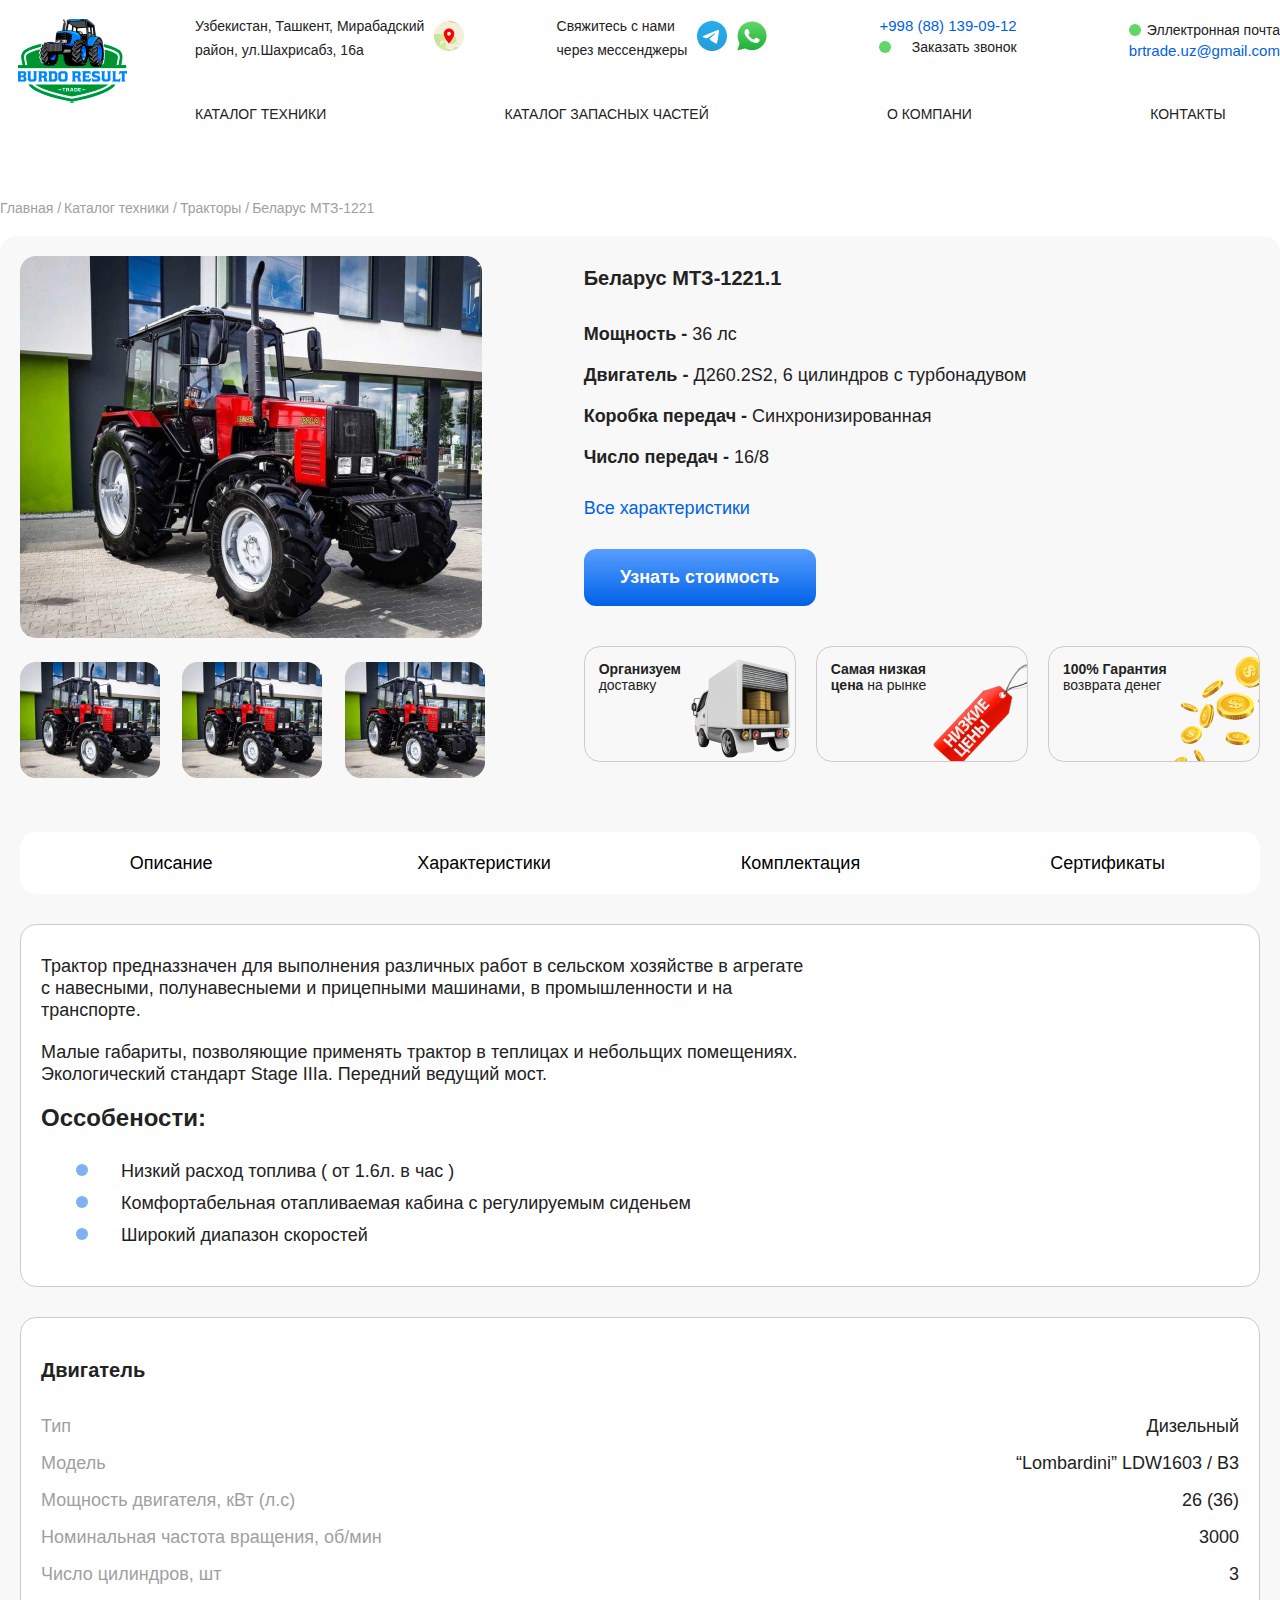
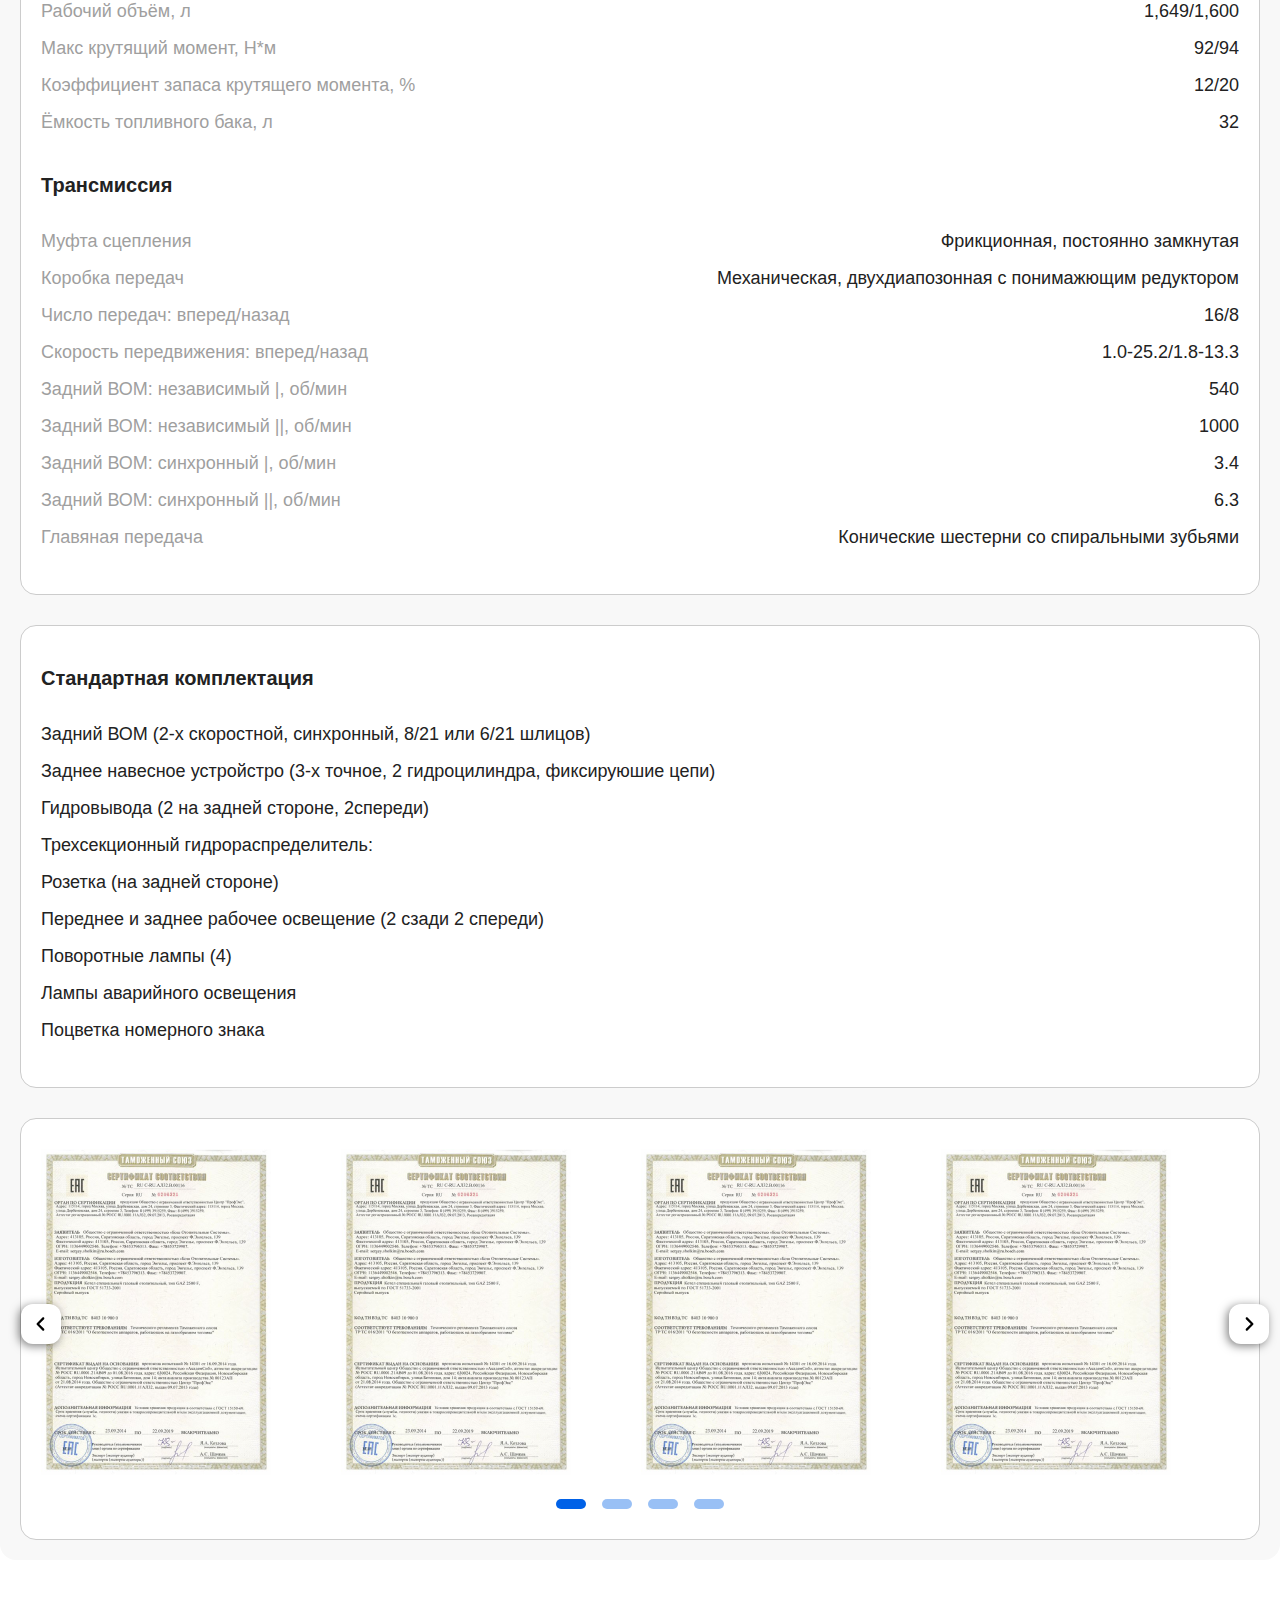
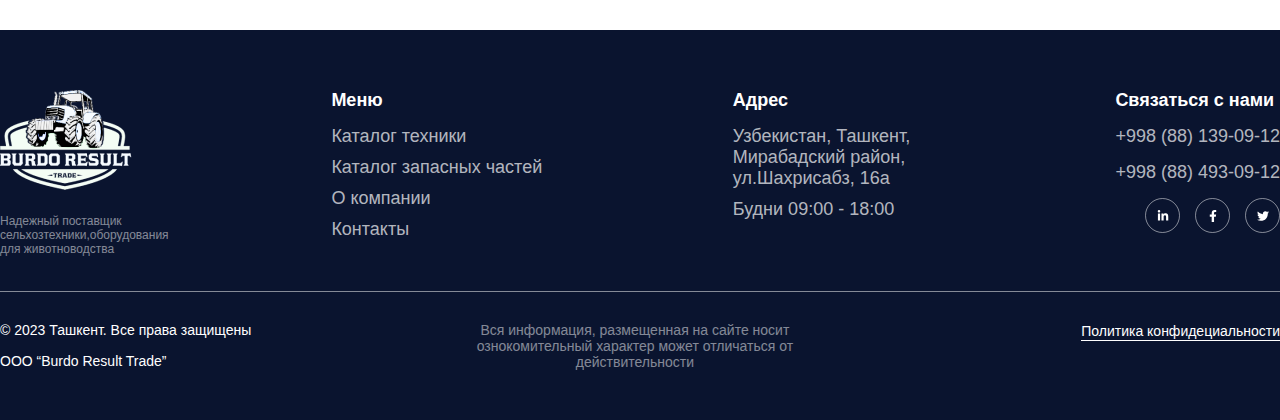
<file: property-tractor/index.html>
<!doctype html>
<html lang="ru">
<head>
    <meta charset="UTF-8">
    <meta name="viewport"
          content="width=device-width, user-scalable=no, initial-scale=1.0, maximum-scale=1.0, minimum-scale=1.0">
    <meta http-equiv="X-UA-Compatible" content="ie=edge">
    <title>Burdo Result Trade</title>
    <link rel="stylesheet" href="https://cdn.jsdelivr.net/npm/swiper@8/swiper-bundle.min.css"/>
    <link rel="stylesheet" href="../main-style.css">
</head>
<body>
<div class="container">
    <div class="header">
        <a href="../main-page/index.html">
            <div class="logo">
                <img src="../assets/BURDO%20LOGO%201.png" alt="" class="logo_img">
            </div>
        </a>
        <div class="nav-panel-main">
            <ul class="nav-up">
                <li>
                    <span class="nav-t n-mob_t">Узбекистан, Ташкент, Мирабадский <br>район, ул.Шахрисабз, 16a</span>
                    <a href="">
                        <img src="../assets/location.png" alt="" class="icon-nav">
                    </a>
                </li>
                <li>
                    <span class="nav-t n-mob_t">Свяжитесь с нами <br> через мессенджеры</span>
                    <a href="https://web.telegram.org/z/">
                        <img src="../assets/logos_telegram.png" alt="" class="icon-nav">
                    </a>
                    <a href="https://www.whatsapp.com/">
                        <img src="../assets/logos_whatsapp-icon.png" alt="" class="icon-nav">
                    </a>
                </li>
                <li>
                    <div class="nav-b rou">
                        <a href="tel:+998881390912">
                            <span class="nav-l">+998 (88) 139-09-12</span>
                        </a>
                        <span class="nav-t ">Заказать звонок</span>
                    </div>
                </li>
                <li class="nav-el ">
                    <div class="nav-b eclipse">
                        <span class="nav-t ">Эллектронная почта</span>
                        <a href="mailto:brtrade.uz@gmail.com" class="nav-l">brtrade.uz@gmail.com</a>
                    </div>
                </li>
            </ul>
            <ul class="nav-down">
                <li><a href="../catalog-tractors-models/index.html" ><span class="nav-t text-form ">Каталог техники</span></a></li>
                <li><a href="../catalog-spare-parts/index.html"><span class="nav-t text-form">Каталог запасных частей</span></a></li>
                <li><a href="../about-us/index.html"><span class="nav-t text-form">о КОМПАНИ</span></a></li>
                <li><a href="../contact/index.html"><span class="nav-t text-form">КОНТАКТЫ</span></a></li>
            </ul>
        </div>
        <div class="btn_nav_panel"><img src="/assets/Menu.png" alt=""></div>
    </div>
</div>
<div class="background_r-nav-menu">
    <ul class="r-nav-menu">
        <li class="r-nav">
            <button class="r-nav-title-btn add_block r-n-f_btn">
                <p class="r-nav-title-text">КАТАЛОГ ТЕХНИКИ</p>
                <div class="r-nav-icon"> </div>
            </button>
            <div class="r-n-block_link">
                <a href="">
                    <p class="r-nav-text-link">Мини-техника</p>
                </a>
                <a href="">
                    <p class="r-nav-text-link">Почвообработка</p>
                </a>
                <a href="">
                    <p class="r-nav-text-link">Посев</p>
                </a>
                <a href="">
                    <p class="r-nav-text-link">Внесения удобрений</p>
                </a>
                <a href="">
                    <p class="r-nav-text-link">Защита растений</p>
                </a>
                <a href="">
                    <p class="r-nav-text-link">Возделывание картофеля и других овощных культур</p>
                </a>
            </div>
        </li>
        <li class="r-nav">
            <button class="r-nav-title-btn add_block r-n-t_btn">
                <p class="r-nav-title-text">Каталог запасных частей</p>
                <div  class="r-nav-icon"></div>
            </button>
            <div class="r-n-block_link">
                <a href="">
                    <p class="r-nav-text-link">Мини-техника</p>
                </a>
                <a href="">
                    <p class="r-nav-text-link">Почвообработка</p>
                </a>
                <a href="">
                    <p class="r-nav-text-link">Посев</p>
                </a>
                <a href="">
                    <p class="r-nav-text-link">Внесения удобрений</p>
                </a>
                <a href="">
                    <p class="r-nav-text-link">Защита растений</p>
                </a>
                <a href="">
                    <p class="r-nav-text-link">Возделывание картофеля и других овощных культур</p>
                </a>
            </div>
        </li>
        <li class="r-nav">
            <a href="../about-us"><p class="r-nav-title-text">О КОМПАНИИ</p></a>
        </li>
        <li class="r-nav">
            <a href="../contact/index.html"><p class="r-nav-title-text">КОНТАКТЫ</p></a>
        </li>
    </ul>
    <ul class="r-nav-menu_tablet">
        <li>
            <a href="">
                <p class="r-nav-text-link">Тракторы</p>
            </a>
        </li>
        <li>
            <a href="">
                <p class="r-nav-text-link">Мини-техника</p>
            </a>
        </li>
        <li>
            <a href="">
                <p class="r-nav-text-link">Почвообработка</p>
            </a>
        </li>
        <li>
            <a href="">
                <p class="r-nav-text-link">Посев</p>
            </a>
        </li>
        <li>
            <a href="">
                <p class="r-nav-text-link">Внесения удобрений</p>
            </a>
        </li>
        <li>
            <a href="">
                <p class="r-nav-text-link">Защита растений</p>
            </a>
        </li>
        <li>
            <a href="">
                <p class="r-nav-text-link">Возделывание картофеля и других овощных культур</p>
            </a>
        </li>
        <li>
            <a href="">
                <p class="r-nav-text-link">Кормозаготовка</p>
            </a>
        </li>
        <li>
            <a href="">
                <p class="r-nav-text-link">Кормоуборочные комбайны</p>
            </a>
        </li>
    </ul>
</div>
<!--Header-->
<div class="container">
    <div class="link-title-pages">
        <p>Главная / </p>
        <p>Каталог техники / </p>
        <p>Тракторы / </p>
        <p>Беларус МТЗ-1221</p>
    </div>
    <div class="property-area">
        <div class="p-fst-block">
            <div class="p-img-block">
                <img src="../assets/tractorRed.png" alt="" class="p-img-item">
                <div class="p-img-set-t">
                    <img src="../assets/tractorRed1.png" alt="" class="p-img-item-mini">
                    <img src="../assets/tractorRed1.png" alt="" class="p-img-item-mini">
                    <img src="../assets/tractorRed1.png" alt="" class="p-img-item-mini">
                </div>
            </div>
            <div class="p-content-block">
                <h1 class="p-title mar-b-30">Беларус МТЗ-1221.1</h1>
                <p class="p-des"><span>Мощность -</span> 36 лс</p>
                <p class="p-des"><span>Двигатель - </span> Д260.2S2, 6 цилиндров с турбонадувом</p>
                <p class="p-des"><span>Коробка передач - </span> Синхронизированная</p>
                <p class="p-des mar-b-30"><span>Число передач - </span> 16/8</p>
                <p class="p-link-property">Все характеристики</p>
                <div class="p-btn-block">
                    <button class="p-btn-more-info">Узнать стоимость</button>
                </div>
                <div class="p-c-card-block desktop_p-c-card-block">
                    <div class="p-c-card mar-r-20">
                        <h3 class="p-c-card-text"><span>Организуем</span> доставку</h3>
                        <img src="../assets/track.png" alt="" class="p-c-card-img">
                    </div>
                    <div class="p-c-card mar-r-20">
                        <h3 class="p-c-card-text"><span>Самая низкая цена</span> на рынке</h3>
                        <img src="../assets/sale.png" alt="" class="p-c-card-img">
                    </div>
                    <div class="p-c-card">
                        <h3 class="p-c-card-text"><span>100% Гарантия</span>  возврата денег</h3>
                        <img src="../assets/coin.png" alt="" class="p-c-card-img">
                    </div>
                </div>
            </div>
        </div>
        <div class="p-c-card-block tablet_p-c-card-block">
            <div class="p-c-card mar-r-20">
                <h3 class="p-c-card-text"><span>Организуем</span> доставку</h3>
                <img src="../assets/track.png" alt="" class="p-c-card-img">
            </div>
            <div class="p-c-card mar-r-20">
                <h3 class="p-c-card-text"><span>Самая низкая цена</span> на рынке</h3>
                <img src="../assets/sale.png" alt="" class="p-c-card-img">
            </div>
            <div class="p-c-card">
                <h3 class="p-c-card-text"><span>100% Гарантия</span>  возврата денег</h3>
                <img src="../assets/coin.png" alt="" class="p-c-card-img">
            </div>
        </div>
        <div class="p-nav-panel des_tab_btn-p-nav-panel">
            <button class="p-nav-btn p-nav-btn-b-radius">Описание </button>
            <button class="p-nav-btn">Характеристики</button>
            <button class="p-nav-btn">Комплектация</button>
            <button class="p-nav-btn p-nav-btn-b-radius2">Сертификаты</button>
        </div>
        <div class="property-block mar-b-30">
            <div class="p-nav-panel mob_btn-p-nav-panel">
                <div class="">
                    <button class="p-nav-btn p-nav-btn-b-radius">Описание </button>
                    <button class="p-nav-btn">Характеристики</button>
                </div>
                <div class="">
                    <button class="p-nav-btn">Комплектация</button>
                    <button class="p-nav-btn p-nav-btn-b-radius2">Сертификаты</button>
                </div>
            </div>
            <p class="p-b-des-text">
                Трактор предназзначен для выполнения
                различных работ в сельском хозяйстве в агрегате с навесными,
                полунавесныеми и прицепными машинами, в промышленности и на транспорте.
            </p>
            <p class="p-b-des-text">
                Малые габариты, позволяющие применять трактор в теплицах и небольщих помещениях.
                Экологический стандарт Stage IIIa. Передний ведущий мост.
            </p>
            <h3 class="p-b-title-text">Оссобености:</h3>
            <div class="p-item-block">
                <p class="p-b-des-text mar-b-10 p--before-element ">Низкий расход топлива ( от 1.6л. в час )</p>
                <p class="p-b-des-text mar-b-10 p--before-element">Комфортабельная отапливаемая кабина с регулируемым сиденьем</p>
                <p class="p-b-des-text mar-b-10 p--before-element">Широкий диапазон скоростей</p>
            </div>
        </div>
        <div class="property-block mar-b-30">
            <ul>
                <li class="p-title">Двигатель</li>
                <li class="p-ul-des">
                    <span class="p-ul-des-text p-text-width">Тип</span>
                    <span class="p-ul-des-text p-font-wight">Дизельный</span>
                </li>
                <li class="p-ul-des">
                    <span class="p-ul-des-text p-text-width">Модель</span>
                    <span class="p-ul-des-text p-font-wight p-font_wight_des">“Lombardini” LDW1603 / B3</span>
                </li>
                <li class="p-ul-des">
                    <span class="p-ul-des-text p-text-width">Мощность двигателя, кВт (л.с)</span>
                    <span class="p-ul-des-text p-font-wight">26 (36)</span>
                </li>
                <li class="p-ul-des">
                    <span class="p-ul-des-text p-text-width">Номинальная частота вращения, об/мин</span>
                    <span class="p-ul-des-text p-font-wight">3000</span>
                </li>
                <li class="p-ul-des">
                    <span class="p-ul-des-text p-text-width">Число цилиндров, шт</span>
                    <span class="p-ul-des-text p-font-wight">3</span>
                </li>
                <li class="p-ul-des">
                    <span class="p-ul-des-text p-text-width">Рабочий объём, л</span>
                    <span class="p-ul-des-text p-font-wight">1,649/1,600</span>
                </li>
                <li class="p-ul-des">
                    <span class="p-ul-des-text p-text-width">Макс крутящий момент, Н*м</span>
                    <span class="p-ul-des-text p-font-wight">92/94</span>
                </li>
                <li class="p-ul-des">
                    <span class="p-ul-des-text p-text-width">Коэффициент запаса крутящего момента, %</span>
                    <span class="p-ul-des-text p-font-wight">12/20</span>
                </li>
                <li class="p-ul-des">
                    <span class="p-ul-des-text p-text-width">Ёмкость топливного бака, л</span>
                    <span class="p-ul-des-text p-font-wight">32</span>
                </li>
                <li class="p-title mar-top-30">Трансмиссия</li>
                <li class="p-ul-des">
                    <span class="p-ul-des-text p-text-width">Муфта сцепления</span>
                    <span class="p-ul-des-text p-font-wight p-font_wight_des">Фрикционная, постоянно замкнутая</span>
                </li>
                <li class="p-ul-des">
                    <span class="p-ul-des-text p-text-width">Коробка передач</span>
                    <span class="p-ul-des-text p-font-wight p-font_wight_des">Механическая, двухдиапозонная  с понимажющим редуктором</span>
                </li>
                <li class="p-ul-des">
                    <span class="p-ul-des-text p-text-width">Число передач: вперед/назад </span>
                    <span class="p-ul-des-text p-font-wight">16/8</span>
                </li>
                <li class="p-ul-des">
                    <span class="p-ul-des-text p-text-width">Скорость передвижения: вперед/назад</span>
                    <span class="p-ul-des-text p-font-wight p-font_wight_des">1.0-25.2/1.8-13.3</span>
                </li>
                <li class="p-ul-des">
                    <span class="p-ul-des-text p-text-width">Задний ВОМ: независимый |, об/мин</span>
                    <span class="p-ul-des-text p-font-wight">540</span>
                </li>
                <li class="p-ul-des">
                    <span class="p-ul-des-text p-text-width">Задний ВОМ: независимый ||, об/мин</span>
                    <span class="p-ul-des-text p-font-wight">1000</span>
                </li>
                <li class="p-ul-des">
                    <span class="p-ul-des-text p-text-width">Задний ВОМ: синхронный |, об/мин</span>
                    <span class="p-ul-des-text p-font-wight">3.4</span>
                </li>
                <li class="p-ul-des">
                    <span class="p-ul-des-text p-text-width">Задний ВОМ: синхронный ||, об/мин</span>
                    <span class="p-ul-des-text p-font-wight">6.3</span>
                </li>
                <li class="p-ul-des">
                    <span class="p-ul-des-text p-text-width">Главяная передача</span>
                    <span class="p-ul-des-text p-font-wight p-font_wight_des">Конические шестерни со спиральными зубьями</span>
                </li>
            </ul>
        </div>
        <div class="property-block mar-b-30">
            <ul>
                <li class="p-title">Стандартная комплектация</li>
                <li class="p-ul-des">
                    <span class="p-ul-des-text p-font-wight">Задний ВОМ (2-х скоростной, синхронный, 8/21 или 6/21 шлицов)</span>
                </li>
                <li class="p-ul-des">
                    <span class="p-ul-des-text p-font-wight">Заднее навесное устройстро (3-х точное, 2 гидроцилиндра, фиксируюшие цепи)</span>
                </li>
                <li class="p-ul-des">
                    <span class="p-ul-des-text p-font-wight">Гидровывода (2 на задней стороне, 2спереди)</span>
                </li>
                <li class="p-ul-des">
                    <span class="p-ul-des-text p-font-wight">Трехсекционный гидрораспределитель:</span>
                </li>
                <li class="p-ul-des">
                    <span class="p-ul-des-text p-font-wight">Розетка (на задней стороне)</span>
                </li>
                <li class="p-ul-des">
                    <span class="p-ul-des-text p-font-wight">Переднее и заднее рабочее освещение (2 сзади 2 спереди)</span>
                </li>
                <li class="p-ul-des">
                    <span class="p-ul-des-text p-font-wight">Поворотные лампы (4)</span>
                </li>
                <li class="p-ul-des">
                    <span class="p-ul-des-text p-font-wight">Лампы аварийного освещения</span>
                </li>
                <li class="p-ul-des">
                    <span class="p-ul-des-text p-font-wight">Поцветка номерного знака</span>
                </li>
            </ul>
        </div>
        <div class="property-block ">
            <div class="certificate-area reset-mar">
                <div class="certificate-slider certificate-slider">
                    <div class="swiper-wrapper">
                        <div id="1" class="cer-block swiper-slide">
                            <img src="../assets/bosh-tr-ts%201.png" alt="" class="cer-01-img">
                        </div>
                        <div id="2" class="cer-block swiper-slide">
                            <img src="../assets/bosh-tr-ts%201.png" alt="" class="cer-01-img">
                        </div>
                        <div id="3" class="cer-block swiper-slide">
                            <img src="../assets/bosh-tr-ts%201.png" alt="" class="cer-01-img">
                        </div>
                        <div id="4" class="cer-block swiper-slide">
                            <img src="../assets/bosh-tr-ts%201.png" alt="" class="cer-01-img">
                        </div>
                    </div>
                    <button class=" nav-btn  left-btn-n ">
                        <svg xmlns="http://www.w3.org/2000/svg" viewBox="0 0 256 512" class="nav-icon-slider">
                            <path d="
                        M9.4 233.4c-12.5 12.5-12.5 32.8 0 45.3l160 160c12.5 12.5 32.8 12.5 45.3
                        0s12.5-32.8 0-45.3L77.3 256 214.6 118.6c12.5-12.5 12.5-32.8
                        0-45.3s-32.8-12.5-45.3 0l-160 160z"/></svg>
                    </button>
                    <button class=" nav-btn  right-btn-n">
                        <svg xmlns="http://www.w3.org/2000/svg" viewBox="0 0 256 512" class="nav-icon-slider">
                            <path d="
                        M246.6 233.4c12.5 12.5 12.5 32.8 0 45.3l-160 160c-12.5 12.5-32.8
                        12.5-45.3 0s-12.5-32.8 0-45.3L178.7 256 41.4 118.6c-12.5-12.5-12.5-32.8
                        0-45.3s32.8-12.5 45.3 0l160 160z"/></svg>
                    </button>
                    <div id="dots-container" class=" s-dot-block"></div>
                </div>
            </div>
        </div>
    </div>
</div>
<div class="modal_container">
    <div class="modal_block">
        <h1 class="modal_text_title">Оставьте заявку </h1>
        <p class="modal_text">Заполните пожалуйста форму и наши специлисты свяжутся с Вами чтобы сообщить стоимосить</p>
        <div class="modal_form_block">
            <input type="text" class="modal_form_input" placeholder="Ваше имя">
            <input type="text" class="modal_form_input" placeholder="Ваш номер телефон">
            <input type="text" class="modal_form_input" placeholder="Ваш E-mail">
            <buttonc class="modal_btn">Отправить</buttonc>
        </div>
        <p class="modal_text_p">Нажимая отправить вы соглашаетесь с условиями обработки персональных данных</p>
    </div>
</div>
<!--Footer-->
<div class="container bg-f">
    <div class="footer-block">
        <div class="f-block-b des_mobi_footer">
            <div class="f-logo-block">
                <div class="f-logo-item-b">
                    <img src="../assets/BURDO%20LOGOFooter.png" alt="">
                </div>
                <p class="f-des-logo">Надежный поставщик сельхозтехники,оборудования для животноводства</p>
            </div>
            <ul class="f-nav-panel ">
                <li class="f-nav-title "><span>Меню</span></li>
                <li class="mar-b-10"><a href="../catalog-tractors-models/index.html" >Каталог техники</a></li>
                <li class="mar-b-10"><a href="../catalog-spare-parts/index.html" >Каталог запасных частей</a></li>
                <li class="mar-b-10"><a href="../about-us/index.html" >О компании</a></li>
                <li><a href="../contact/index.html">Контакты</a></li>
            </ul>
            <ul class="f-nav-panel  f-sec-b ">
                <li class="f-nav-title"><span>Адрес</span></li>
                <li class=""><p>Узбекистан, Ташкент, Мирабадский район, ул.Шахрисабз, 16a</p></li>
                <li><p>Будни 09:00 - 18:00</p></li>
            </ul>
            <ul class="f-nav-panel ">
                <li class="f-nav-title"><span>Связаться с нами</span></li>
                <li class="mar-b-15 f-num-tex"><a href="tel:+998881390912" >+998 (88) 139-09-12</a></li>
                <li class="mar-b-15 f-num-tex"><a href="tel:+998884930912" >+998 (88) 493-09-12</a></li>
                <li class="f-soc_li">
                    <div class="p-b-soc">
                        <div class="">
                            <a href="" class="p-b-soc-cell ">
                                <svg xmlns="http://www.w3.org/2000/svg" viewBox="0 0 448 512" class="p-b-soc-icon">
                                    <path d="
                                    M100.28 448H7.4V148.9h92.88zM53.79 108.1C24.09 108.1 0 83.5 0 53.8a53.79 53.79 0 0 1
                                    107.58 0c0 29.7-24.1 54.3-53.79 54.3zM447.9 448h-92.68V302.4c0-34.7-.7-79.2-48.29-79.2-48.29
                                    0-55.69 37.7-55.69 76.7V448h-92.78V148.9h89.08v40.8h1.3c12.4-23.5 42.69-48.3 87.88-48.3
                                    94 0 111.28 61.9 111.28 142.3V448z"/>
                                </svg>
                            </a>
                        </div>
                        <a href="" class="p-b-soc-cell mar-l-r-15">
                            <svg xmlns="http://www.w3.org/2000/svg" viewBox="0 0 320 512" class="p-b-soc-icon">
                                <path d="
                                    M279.14 288l14.22-92.66h-88.91v-60.13c0-25.35 12.42-50.06 52.24-50.06h40.42V6.26S260.43
                                    0 225.36 0c-73.22 0-121.08 44.38-121.08 124.72v70.62H22.89V288h81.39v224h100.17V288z"/>
                            </svg>
                        </a>
                        <a href="" class="p-b-soc-cell ">
                            <svg xmlns="http://www.w3.org/2000/svg" viewBox="0 0 512 512" class="p-b-soc-icon">
                                <path d="M459.37 151.716c.325 4.548.325 9.097.325 13.645 0 138.72-105.583 298.558-298.558 298.558-59.452
                                    0-114.68-17.219-161.137-47.106 8.447.974 16.568 1.299 25.34 1.299 49.055 0 94.213-16.568
                                    130.274-44.832-46.132-.975-84.792-31.188-98.112-72.772 6.498.974 12.995 1.624 19.818
                                    1.624 9.421 0 18.843-1.3 27.614-3.573-48.081-9.747-84.143-51.98-84.143-102.985v-1.299c13.969
                                    7.797 30.214 12.67 47.431 13.319-28.264-18.843-46.781-51.005-46.781-87.391 0-19.492 5.197-37.36
                                    14.294-52.954 51.655 63.675 129.3 105.258 216.365 109.807-1.624-7.797-2.599-15.918-2.599-24.04
                                    0-57.828 46.782-104.934 104.934-104.934 30.213 0 57.502 12.67 76.67 33.137 23.715-4.548
                                    46.456-13.32 66.599-25.34-7.798 24.366-24.366 44.833-46.132 57.827 21.117-2.273 41.584-8.122
                                    60.426-16.243-14.292 20.791-32.161 39.308-52.628 54.253z"/>
                            </svg>
                        </a>
                    </div></li>
            </ul>
        </div>
        <div class="prop-block des_mobi_footer">
            <div class="p-b-name">
                <p class="p-b-name-text mar-b-15 mob_mar-30">© 2023  Ташкент. Все права защищены</p>
                <p class="p-b-name-text">OOO “Burdo Result Trade”</p>
            </div>
            <div class="f-info_context">
                <p class="f-size">Вся информация, размещенная на сайте носит ознокомительный характер может отличаться от действительности</p>
                <div class=""><a href="" class="p-b-doc p-b-name-text">Политика конфидециальности</a></div>
            </div>
        </div>
        <div class="f-block-b border_def">
            <div class="tablet_footer mar-r-95 ">
                <div class="f-logo-block">
                    <div class="f-logo-item-b">
                        <img src="../assets/BURDO%20LOGOFooter.png" alt="">
                    </div>
                    <p class="f-des-logo">Надежный поставщик сельхозтехники,оборудования для животноводства</p>
                </div>
                <ul class="f-nav-panel mar-t-70 ">
                    <li class="f-nav-title"><span>Связаться с нами</span></li>
                    <li class="mar-b-15 f-num-tex"><a href="tel:+998881390912">+998 (88) 139-09-12</a></li>
                    <li class="mar-b-15 f-num-tex"><a href="tel:+998884930912">+998 (88) 493-09-12</a></li>
                    <li>
                        <div class="p-b-soc">
                            <div class="">
                                <a href="" class="p-b-soc-cell "><svg xmlns="http://www.w3.org/2000/svg" viewBox="0 0 448 512" class="p-b-soc-icon">
                                    <path d="M100.28 448H7.4V148.9h92.88zM53.79 108.1C24.09 108.1 0 83.5 0 53.8a53.79 53.79 0 0 1
                                                107.58 0c0 29.7-24.1 54.3-53.79 54.3zM447.9 448h-92.68V302.4c0-34.7-.7-79.2-48.29-79.2-48.29
                                                0-55.69 37.7-55.69 76.7V448h-92.78V148.9h89.08v40.8h1.3c12.4-23.5 42.69-48.3 87.88-48.3
                                                94 0 111.28 61.9 111.28 142.3V448z"/>
                                </svg>
                                </a>
                            </div>
                            <a href="" class="p-b-soc-cell mar-l-r-15">
                                <svg xmlns="http://www.w3.org/2000/svg" viewBox="0 0 320 512" class="p-b-soc-icon">
                                    <path d="M279.14 288l14.22-92.66h-88.91v-60.13c0-25.35 12.42-50.06 52.24-50.06h40.42V6.26S260.43
                                                0 225.36 0c-73.22 0-121.08 44.38-121.08 124.72v70.62H22.89V288h81.39v224h100.17V288z"/>
                                </svg>
                            </a>
                            <a href="" class="p-b-soc-cell ">
                                <svg xmlns="http://www.w3.org/2000/svg" viewBox="0 0 512 512" class="p-b-soc-icon">
                                    <path d="M459.37 151.716c.325 4.548.325 9.097.325 13.645 0 138.72-105.583 298.558-298.558 298.558-59.452
                                            0-114.68-17.219-161.137-47.106 8.447.974 16.568 1.299 25.34 1.299 49.055 0 94.213-16.568
                                            130.274-44.832-46.132-.975-84.792-31.188-98.112-72.772 6.498.974 12.995 1.624 19.818
                                            1.624 9.421 0 18.843-1.3 27.614-3.573-48.081-9.747-84.143-51.98-84.143-102.985v-1.299c13.969
                                            7.797 30.214 12.67 47.431 13.319-28.264-18.843-46.781-51.005-46.781-87.391 0-19.492 5.197-37.36
                                            14.294-52.954 51.655 63.675 129.3 105.258 216.365 109.807-1.624-7.797-2.599-15.918-2.599-24.04
                                            0-57.828 46.782-104.934 104.934-104.934 30.213 0 57.502 12.67 76.67 33.137 23.715-4.548
                                            46.456-13.32 66.599-25.34-7.798 24.366-24.366 44.833-46.132 57.827 21.117-2.273 41.584-8.122
                                            60.426-16.243-14.292 20.791-32.161 39.308-52.628 54.253z"/>
                                </svg>
                            </a>
                        </div>
                    </li>
                </ul>
            </div>
            <div class="tablet_footer mar-r-120">
                <ul class="f-nav-panel ">
                    <li class="f-nav-title "><span>Меню</span></li>
                    <li class="mar-b-10"><a href="../catalog-tractors-models/index.html" >Каталог техники</a></li>
                    <li class="mar-b-10"><a href="../catalog-spare-parts/index.html" >Каталог запасных частей</a></li>
                    <li class="mar-b-10"><a href="../about-us/index.html" >О компании</a></li>
                    <li><a href="../contact/index.html">Контакты</a></li>
                </ul>
                <ul class="f-nav-panel mar-t-50 f-sec-b ">
                    <li class="f-nav-title"><span>Адрес</span></li>
                    <li class=""><p>Узбекистан, Ташкент, Мирабадский район, ул.Шахрисабз, 16a</p></li>
                    <li><p>Будни 09:00 - 18:00</p></li>
                </ul>
            </div>
        </div>
        <div class="prop-block tablet_footer">
            <div class="f-text-con">
                <p class="f-size">Вся информация, размещенная на сайте носит ознокомительный характер может отличаться от действительности</p>
            </div>
            <div class="p-b-name">
                <p class="p-b-name-text mar-b-15 mob_mar-30">© 2023 Ташкент. Все права защищены</p>
                <div class=""><a href="" class="p-b-doc p-b-name-text">Политика конфидециальности</a></div>
            </div>
            <div class="f-info_context">
                <p class="p-b-name-text">OOO “Burdo Result Trade”</p>
            </div>
        </div>
    </div>
</div>
<script src="../main-file.js"></script>
<script src="https://cdn.jsdelivr.net/npm/swiper@8/swiper-bundle.min.js"></script>
</body>
</html>
</file>
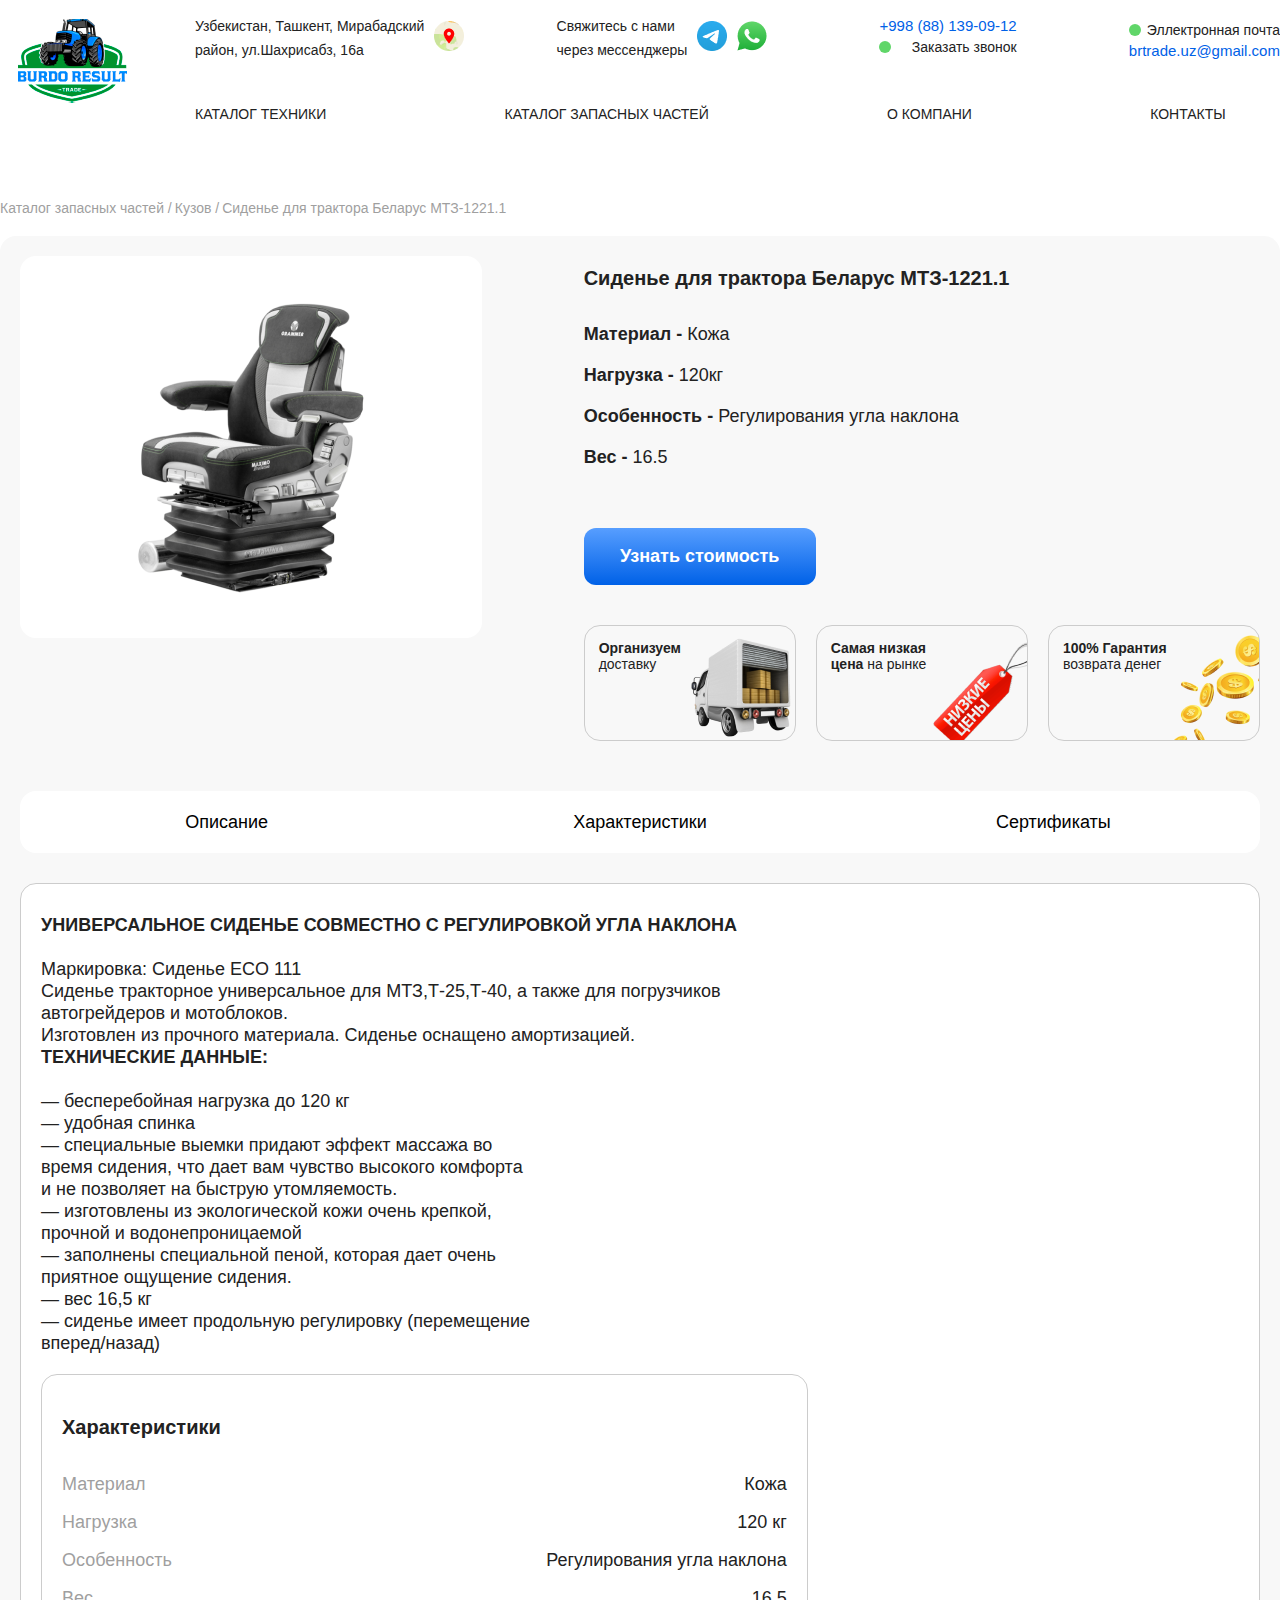
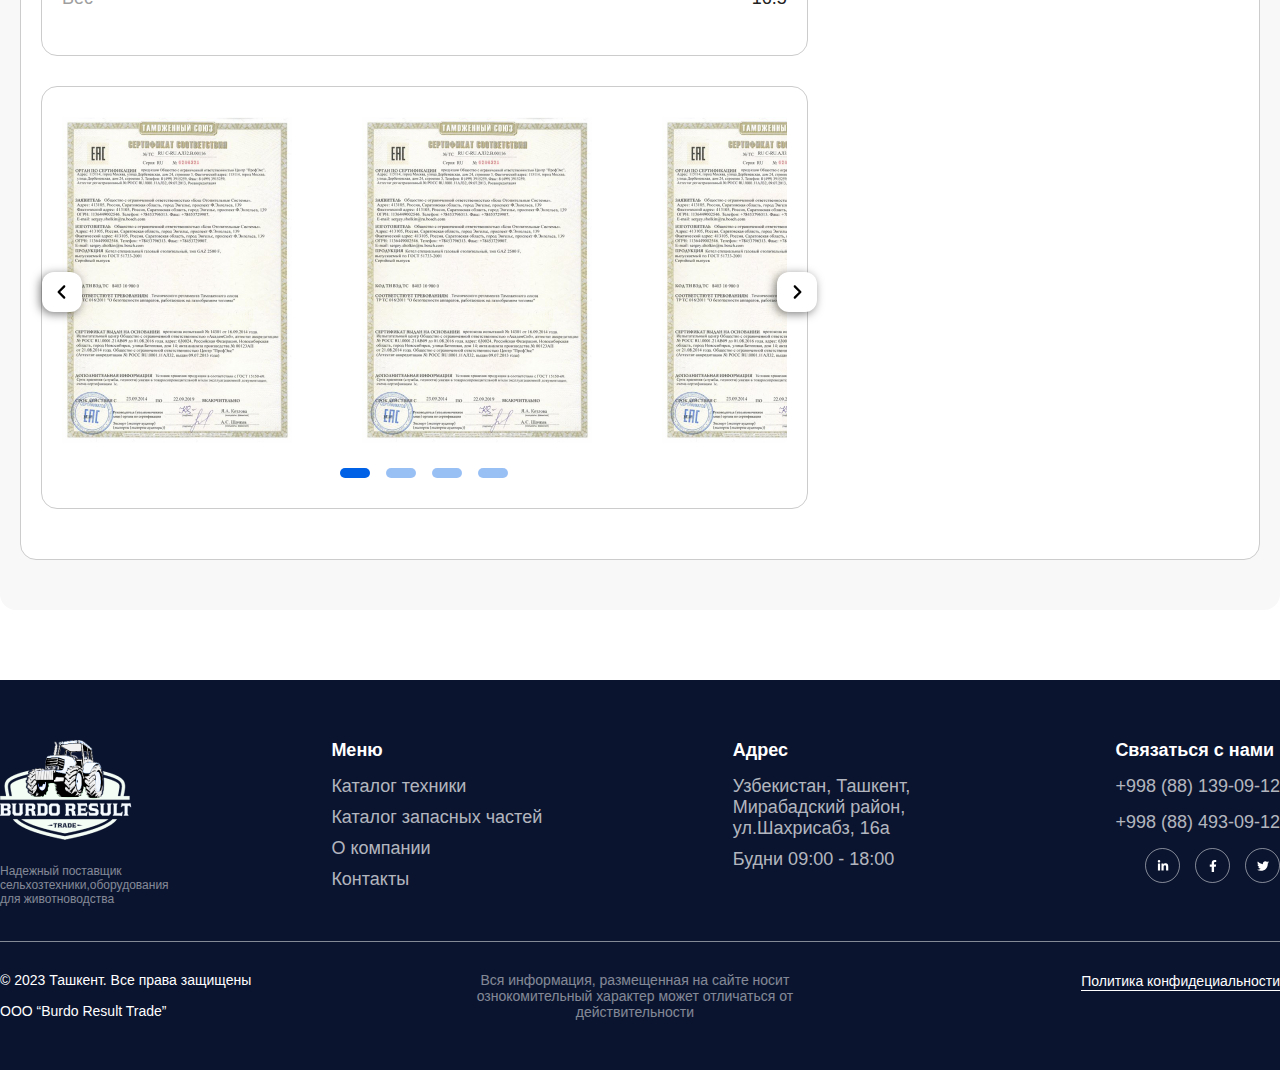
<file: prorerty-seat/index.html>
<!doctype html>
<html lang="ru">
<head>
    <meta charset="UTF-8">
    <meta name="viewport"
          content="width=device-width, user-scalable=no, initial-scale=1.0, maximum-scale=1.0, minimum-scale=1.0">
    <meta http-equiv="X-UA-Compatible" content="ie=edge">
    <title>Burdo Result Trade</title>
    <link rel="stylesheet" href="https://cdn.jsdelivr.net/npm/swiper@8/swiper-bundle.min.css"/>
    <link rel="stylesheet" href="../main-style.css">
</head>
<body>
<div class="container">
    <div class="header">
        <a href="../main-page/index.html">
            <div class="logo">
                <img src="../assets/BURDO%20LOGO%201.png" alt="" class="logo_img">
            </div>
        </a>
        <div class="nav-panel-main">
            <ul class="nav-up">
                <li>
                    <span class="nav-t n-mob_t">Узбекистан, Ташкент, Мирабадский <br>район, ул.Шахрисабз, 16a</span>
                    <a href="">
                        <img src="../assets/location.png" alt="" class="icon-nav">
                    </a>
                </li>
                <li>
                    <span class="nav-t n-mob_t">Свяжитесь с нами <br> через мессенджеры</span>
                    <a href="https://web.telegram.org/z/">
                        <img src="../assets/logos_telegram.png" alt="" class="icon-nav">
                    </a>
                    <a href="https://www.whatsapp.com/">
                        <img src="../assets/logos_whatsapp-icon.png" alt="" class="icon-nav">
                    </a>
                </li>
                <li>
                    <div class="nav-b rou">
                        <a href="tel:+998881390912">
                            <span class="nav-l">+998 (88) 139-09-12</span>
                        </a>
                        <span class="nav-t ">Заказать звонок</span>
                    </div>
                </li>
                <li class="nav-el ">
                    <div class="nav-b eclipse">
                        <span class="nav-t ">Эллектронная почта</span>
                        <a href="mailto:brtrade.uz@gmail.com" class="nav-l">brtrade.uz@gmail.com</a>
                    </div>
                </li>
            </ul>
            <ul class="nav-down">
                <li><a href="../catalog-tractors-models/index.html" ><span class="nav-t text-form ">Каталог техники</span></a></li>
                <li><a href="../catalog-spare-parts/index.html"><span class="nav-t text-form">Каталог запасных частей</span></a></li>
                <li><a href="../about-us/index.html"><span class="nav-t text-form">о КОМПАНИ</span></a></li>
                <li><a href="../contact/index.html"><span class="nav-t text-form">КОНТАКТЫ</span></a></li>
            </ul>
        </div>
        <div class="btn_nav_panel"><img src="/assets/Menu.png" alt=""></div>
    </div>
</div>
<div class="background_r-nav-menu">
    <ul class="r-nav-menu">
        <li class="r-nav">
            <button class="r-nav-title-btn add_block r-n-f_btn">
                <p class="r-nav-title-text">КАТАЛОГ ТЕХНИКИ</p>
                <div class="r-nav-icon"> </div>
            </button>
            <div class="r-n-block_link">
                <a href="">
                    <p class="r-nav-text-link">Мини-техника</p>
                </a>
                <a href="">
                    <p class="r-nav-text-link">Почвообработка</p>
                </a>
                <a href="">
                    <p class="r-nav-text-link">Посев</p>
                </a>
                <a href="">
                    <p class="r-nav-text-link">Внесения удобрений</p>
                </a>
                <a href="">
                    <p class="r-nav-text-link">Защита растений</p>
                </a>
                <a href="">
                    <p class="r-nav-text-link">Возделывание картофеля и других овощных культур</p>
                </a>
            </div>
        </li>
        <li class="r-nav">
            <button class="r-nav-title-btn add_block r-n-t_btn">
                <p class="r-nav-title-text">Каталог запасных частей</p>
                <div  class="r-nav-icon"></div>
            </button>
            <div class="r-n-block_link">
                <a href="">
                    <p class="r-nav-text-link">Мини-техника</p>
                </a>
                <a href="">
                    <p class="r-nav-text-link">Почвообработка</p>
                </a>
                <a href="">
                    <p class="r-nav-text-link">Посев</p>
                </a>
                <a href="">
                    <p class="r-nav-text-link">Внесения удобрений</p>
                </a>
                <a href="">
                    <p class="r-nav-text-link">Защита растений</p>
                </a>
                <a href="">
                    <p class="r-nav-text-link">Возделывание картофеля и других овощных культур</p>
                </a>
            </div>
        </li>
        <li class="r-nav">
            <a href="../about-us"><p class="r-nav-title-text">О КОМПАНИИ</p></a>
        </li>
        <li class="r-nav">
            <a href="../contact/index.html"><p class="r-nav-title-text">КОНТАКТЫ</p></a>
        </li>
    </ul>
    <ul class="r-nav-menu_tablet">
        <li>
            <a href="">
                <p class="r-nav-text-link">Тракторы</p>
            </a>
        </li>
        <li>
            <a href="">
                <p class="r-nav-text-link">Мини-техника</p>
            </a>
        </li>
        <li>
            <a href="">
                <p class="r-nav-text-link">Почвообработка</p>
            </a>
        </li>
        <li>
            <a href="">
                <p class="r-nav-text-link">Посев</p>
            </a>
        </li>
        <li>
            <a href="">
                <p class="r-nav-text-link">Внесения удобрений</p>
            </a>
        </li>
        <li>
            <a href="">
                <p class="r-nav-text-link">Защита растений</p>
            </a>
        </li>
        <li>
            <a href="">
                <p class="r-nav-text-link">Возделывание картофеля и других овощных культур</p>
            </a>
        </li>
        <li>
            <a href="">
                <p class="r-nav-text-link">Кормозаготовка</p>
            </a>
        </li>
        <li>
            <a href="">
                <p class="r-nav-text-link">Кормоуборочные комбайны</p>
            </a>
        </li>
    </ul>
</div>
<!--Header-->
    <div class="container">
        <div class="link-title-pages">
            <a href="../main-page/index.html"></a>
            <p>Каталог запасных частей / </p>
            <p>Кузов /  </p>
            <p>Сиденье для трактора Беларус МТЗ-1221.1</p>
        </div>
        <div class="property-area">
            <div class="p-fst-block">
                <div class="p-img-block">
                    <img src="../assets/seat.png" alt="" class="p-img-item">
                </div>
                <div class="p-content-block">
                    <h1 class="p-title mar-b-30">Сиденье для трактора Беларус МТЗ-1221.1</h1>
                    <p class="p-des"><span>Материал - </span> Кожа</p>
                    <p class="p-des"><span>Нагрузка - </span> 120кг</p>
                    <p class="p-des"><span>Особенность - </span>  Регулирования угла наклона</p>
                    <p class="p-des mar-b-30"><span>Вес - </span> 16.5</p>
                    <button class="p-btn-more-info">Узнать стоимость</button>
                    <div class="p-c-card-block desktop_p-c-card-block">
                        <div class="p-c-card mar-r-20">
                            <h3 class="p-c-card-text"><span>Организуем</span> доставку</h3>
                            <img src="../assets/track.png" alt="" class="p-c-card-img">
                        </div>
                        <div class="p-c-card mar-r-20">
                            <h3 class="p-c-card-text"><span>Самая низкая цена</span> на рынке</h3>
                            <img src="../assets/sale.png" alt="" class="p-c-card-img">
                        </div>
                        <div class="p-c-card">
                            <h3 class="p-c-card-text"><span>100% Гарантия</span>  возврата денег</h3>
                            <img src="../assets/coin.png" alt="" class="p-c-card-img">
                        </div>
                    </div>
                </div>
            </div>
            <div class="p-nav-panel">
                <button class="p-nav-btn p-nav-btn-b-radius">Описание </button>
                <button class="p-nav-btn">Характеристики</button>
                <button class="p-nav-btn p-nav-btn-b-radius2">Сертификаты</button>
            </div>
            <div class="property-block mar-b-30">
                <div class="p-b-des-text">
                    <p class="p-b-des-t-title">УНИВЕРСАЛЬНОЕ СИДЕНЬЕ СОВМЕСТНО С РЕГУЛИРОВКОЙ УГЛА НАКЛОНА</p>
                    <br>Маркировка: Сиденье ECO 111
                    <br>Сиденье тракторное универсальное для МТЗ,Т-25,Т-40, а также для погрузчиков автогрейдеров и мотоблоков.
                    <br>Изготовлен из прочного материала. Сиденье оснащено амортизацией.
                    <div>
                        <div class="p-b-des-text tab_mar-t-20">
                            <p class="p-b-des-t-title">ТЕХНИЧЕСКИЕ ДАННЫЕ:</p>
                            <br>— бесперебойная нагрузка до 120 кг
                            <br>— удобная спинка
                            <br>— специальные выемки придают эффект массажа во время сидения, что дает вам чувство высокого комфорта и не позволяет на быструю утомляемость.
                            <br>— изготовлены из экологической кожи очень крепкой, прочной и водонепроницаемой
                            <br>— заполнены специальной пеной, которая дает очень приятное ощущение сидения.
                            <br>— вес 16,5 кг
                            <br>— сиденье имеет продольную регулировку (перемещение вперед/назад)
                        </div>
                    </div>
                    <div class="property-block mar-b-30">
                        <ul>
                            <li class="p-title">Характеристики</li>
                            <li class="p-ul-des">
                                <span class="p-ul-des-text">Материал</span>
                                <span class="p-ul-des-text p-font-wight">Кожа</span>
                            </li>
                            <li class="p-ul-des">
                                <span class="p-ul-des-text">Нагрузка</span>
                                <span class="p-ul-des-text p-font-wight">120 кг</span>
                            </li>
                            <li class="p-ul-des">
                                <span class="p-ul-des-text">Особенность</span>
                                <span class="p-ul-des-text p-font-wight">Регулирования угла наклона</span>
                            </li>
                            <li class="p-ul-des">
                                <span class="p-ul-des-text">Вес</span>
                                <span class="p-ul-des-text p-font-wight">16.5</span>
                            </li>
                        </ul>
                    </div>
                    <div class="property-block ">
                        <div class="certificate-area reset-mar">
                            <div class="certificate-slider-p certificate-slider">
                                <div class="swiper-wrapper">
                                    <div id="1" class="cer-block swiper-slide">
                                        <img src="../assets/bosh-tr-ts%201.png" alt="" class="cer-01-img">
                                    </div>
                                    <div id="2" class="cer-block swiper-slide">
                                        <img src="../assets/bosh-tr-ts%201.png" alt="" class="cer-01-img">
                                    </div>
                                    <div id="3" class="cer-block swiper-slide">
                                        <img src="../assets/bosh-tr-ts%201.png" alt="" class="cer-01-img">
                                    </div>
                                    <div id="4" class="cer-block swiper-slide">
                                        <img src="../assets/bosh-tr-ts%201.png" alt="" class="cer-01-img">
                                    </div>
                                </div>
                                <button class=" nav-btn  left-btn-n ">
                                    <svg xmlns="http://www.w3.org/2000/svg" viewBox="0 0 256 512" class="nav-icon-slider">
                                        <path d="
                        M9.4 233.4c-12.5 12.5-12.5 32.8 0 45.3l160 160c12.5 12.5 32.8 12.5 45.3
                        0s12.5-32.8 0-45.3L77.3 256 214.6 118.6c12.5-12.5 12.5-32.8
                        0-45.3s-32.8-12.5-45.3 0l-160 160z"/></svg>
                                </button>
                                <button class=" nav-btn  right-btn-n">
                                    <svg xmlns="http://www.w3.org/2000/svg" viewBox="0 0 256 512" class="nav-icon-slider">
                                        <path d="
                        M246.6 233.4c12.5 12.5 12.5 32.8 0 45.3l-160 160c-12.5 12.5-32.8
                        12.5-45.3 0s-12.5-32.8 0-45.3L178.7 256 41.4 118.6c-12.5-12.5-12.5-32.8
                        0-45.3s32.8-12.5 45.3 0l160 160z"/></svg>
                                </button>
                                <div id="dots-container" class=" s-dot-block"></div>
                            </div>
                        </div>
                    </div>
                </div>
            </div>
        </div>
    </div>
<div class="modal_container">
    <div class="modal_block">
        <h1 class="modal_text_title">Оставьте заявку </h1>
        <p class="modal_text">Заполните пожалуйста форму и наши специлисты свяжутся с Вами чтобы сообщить стоимосить</p>
        <div class="modal_form_block">
            <input type="text" class="modal_form_input" placeholder="Ваше имя">
            <input type="text" class="modal_form_input" placeholder="Ваш номер телефон">
            <input type="text" class="modal_form_input" placeholder="Ваш E-mail">
            <buttonc class="modal_btn">Отправить</buttonc>
        </div>
        <p class="modal_text_p">Нажимая отправить вы соглашаетесь с условиями обработки персональных данных</p>
    </div>
</div>
<!--Footer-->
<div class="container bg-f">
    <div class="footer-block">
        <div class="f-block-b des_mobi_footer">
            <div class="f-logo-block">
                <div class="f-logo-item-b">
                    <img src="../assets/BURDO%20LOGOFooter.png" alt="">
                </div>
                <p class="f-des-logo">Надежный поставщик сельхозтехники,оборудования для животноводства</p>
            </div>
            <ul class="f-nav-panel ">
                <li class="f-nav-title "><span>Меню</span></li>
                <li class="mar-b-10"><a href="../catalog-tractors-models/index.html" >Каталог техники</a></li>
                <li class="mar-b-10"><a href="../catalog-spare-parts/index.html" >Каталог запасных частей</a></li>
                <li class="mar-b-10"><a href="../about-us/index.html" >О компании</a></li>
                <li><a href="../contact/index.html">Контакты</a></li>
            </ul>
            <ul class="f-nav-panel  f-sec-b ">
                <li class="f-nav-title"><span>Адрес</span></li>
                <li class=""><p>Узбекистан, Ташкент, Мирабадский район, ул.Шахрисабз, 16a</p></li>
                <li><p>Будни 09:00 - 18:00</p></li>
            </ul>
            <ul class="f-nav-panel ">
                <li class="f-nav-title"><span>Связаться с нами</span></li>
                <li class="mar-b-15 f-num-tex"><a href="tel:+998881390912" >+998 (88) 139-09-12</a></li>
                <li class="mar-b-15 f-num-tex"><a href="tel:+998884930912" >+998 (88) 493-09-12</a></li>
                <li class="f-soc_li">
                    <div class="p-b-soc">
                        <div class="">
                            <a href="" class="p-b-soc-cell ">
                                <svg xmlns="http://www.w3.org/2000/svg" viewBox="0 0 448 512" class="p-b-soc-icon">
                                    <path d="
                                    M100.28 448H7.4V148.9h92.88zM53.79 108.1C24.09 108.1 0 83.5 0 53.8a53.79 53.79 0 0 1
                                    107.58 0c0 29.7-24.1 54.3-53.79 54.3zM447.9 448h-92.68V302.4c0-34.7-.7-79.2-48.29-79.2-48.29
                                    0-55.69 37.7-55.69 76.7V448h-92.78V148.9h89.08v40.8h1.3c12.4-23.5 42.69-48.3 87.88-48.3
                                    94 0 111.28 61.9 111.28 142.3V448z"/>
                                </svg>
                            </a>
                        </div>
                        <a href="" class="p-b-soc-cell mar-l-r-15">
                            <svg xmlns="http://www.w3.org/2000/svg" viewBox="0 0 320 512" class="p-b-soc-icon">
                                <path d="
                                    M279.14 288l14.22-92.66h-88.91v-60.13c0-25.35 12.42-50.06 52.24-50.06h40.42V6.26S260.43
                                    0 225.36 0c-73.22 0-121.08 44.38-121.08 124.72v70.62H22.89V288h81.39v224h100.17V288z"/>
                            </svg>
                        </a>
                        <a href="" class="p-b-soc-cell ">
                            <svg xmlns="http://www.w3.org/2000/svg" viewBox="0 0 512 512" class="p-b-soc-icon">
                                <path d="M459.37 151.716c.325 4.548.325 9.097.325 13.645 0 138.72-105.583 298.558-298.558 298.558-59.452
                                    0-114.68-17.219-161.137-47.106 8.447.974 16.568 1.299 25.34 1.299 49.055 0 94.213-16.568
                                    130.274-44.832-46.132-.975-84.792-31.188-98.112-72.772 6.498.974 12.995 1.624 19.818
                                    1.624 9.421 0 18.843-1.3 27.614-3.573-48.081-9.747-84.143-51.98-84.143-102.985v-1.299c13.969
                                    7.797 30.214 12.67 47.431 13.319-28.264-18.843-46.781-51.005-46.781-87.391 0-19.492 5.197-37.36
                                    14.294-52.954 51.655 63.675 129.3 105.258 216.365 109.807-1.624-7.797-2.599-15.918-2.599-24.04
                                    0-57.828 46.782-104.934 104.934-104.934 30.213 0 57.502 12.67 76.67 33.137 23.715-4.548
                                    46.456-13.32 66.599-25.34-7.798 24.366-24.366 44.833-46.132 57.827 21.117-2.273 41.584-8.122
                                    60.426-16.243-14.292 20.791-32.161 39.308-52.628 54.253z"/>
                            </svg>
                        </a>
                    </div></li>
            </ul>
        </div>
        <div class="prop-block des_mobi_footer">
            <div class="p-b-name">
                <p class="p-b-name-text mar-b-15 mob_mar-30">© 2023  Ташкент. Все права защищены</p>
                <p class="p-b-name-text">OOO “Burdo Result Trade”</p>
            </div>
            <div class="f-info_context">
                <p class="f-size">Вся информация, размещенная на сайте носит ознокомительный характер может отличаться от действительности</p>
                <div class=""><a href="" class="p-b-doc p-b-name-text">Политика конфидециальности</a></div>
            </div>
        </div>
        <div class="f-block-b border_def">
            <div class="tablet_footer mar-r-95 ">
                <div class="f-logo-block">
                    <div class="f-logo-item-b">
                        <img src="../assets/BURDO%20LOGOFooter.png" alt="">
                    </div>
                    <p class="f-des-logo">Надежный поставщик сельхозтехники,оборудования для животноводства</p>
                </div>
                <ul class="f-nav-panel mar-t-70 ">
                    <li class="f-nav-title"><span>Связаться с нами</span></li>
                    <li class="mar-b-15 f-num-tex"><a href="tel:+998881390912">+998 (88) 139-09-12</a></li>
                    <li class="mar-b-15 f-num-tex"><a href="tel:+998884930912">+998 (88) 493-09-12</a></li>
                    <li>
                        <div class="p-b-soc">
                            <div class="">
                                <a href="" class="p-b-soc-cell "><svg xmlns="http://www.w3.org/2000/svg" viewBox="0 0 448 512" class="p-b-soc-icon">
                                    <path d="M100.28 448H7.4V148.9h92.88zM53.79 108.1C24.09 108.1 0 83.5 0 53.8a53.79 53.79 0 0 1
                                                107.58 0c0 29.7-24.1 54.3-53.79 54.3zM447.9 448h-92.68V302.4c0-34.7-.7-79.2-48.29-79.2-48.29
                                                0-55.69 37.7-55.69 76.7V448h-92.78V148.9h89.08v40.8h1.3c12.4-23.5 42.69-48.3 87.88-48.3
                                                94 0 111.28 61.9 111.28 142.3V448z"/>
                                </svg>
                                </a>
                            </div>
                            <a href="" class="p-b-soc-cell mar-l-r-15">
                                <svg xmlns="http://www.w3.org/2000/svg" viewBox="0 0 320 512" class="p-b-soc-icon">
                                    <path d="M279.14 288l14.22-92.66h-88.91v-60.13c0-25.35 12.42-50.06 52.24-50.06h40.42V6.26S260.43
                                                0 225.36 0c-73.22 0-121.08 44.38-121.08 124.72v70.62H22.89V288h81.39v224h100.17V288z"/>
                                </svg>
                            </a>
                            <a href="" class="p-b-soc-cell ">
                                <svg xmlns="http://www.w3.org/2000/svg" viewBox="0 0 512 512" class="p-b-soc-icon">
                                    <path d="M459.37 151.716c.325 4.548.325 9.097.325 13.645 0 138.72-105.583 298.558-298.558 298.558-59.452
                                            0-114.68-17.219-161.137-47.106 8.447.974 16.568 1.299 25.34 1.299 49.055 0 94.213-16.568
                                            130.274-44.832-46.132-.975-84.792-31.188-98.112-72.772 6.498.974 12.995 1.624 19.818
                                            1.624 9.421 0 18.843-1.3 27.614-3.573-48.081-9.747-84.143-51.98-84.143-102.985v-1.299c13.969
                                            7.797 30.214 12.67 47.431 13.319-28.264-18.843-46.781-51.005-46.781-87.391 0-19.492 5.197-37.36
                                            14.294-52.954 51.655 63.675 129.3 105.258 216.365 109.807-1.624-7.797-2.599-15.918-2.599-24.04
                                            0-57.828 46.782-104.934 104.934-104.934 30.213 0 57.502 12.67 76.67 33.137 23.715-4.548
                                            46.456-13.32 66.599-25.34-7.798 24.366-24.366 44.833-46.132 57.827 21.117-2.273 41.584-8.122
                                            60.426-16.243-14.292 20.791-32.161 39.308-52.628 54.253z"/>
                                </svg>
                            </a>
                        </div>
                    </li>
                </ul>
            </div>
            <div class="tablet_footer mar-r-120">
                <ul class="f-nav-panel ">
                    <li class="f-nav-title "><span>Меню</span></li>
                    <li class="mar-b-10"><a href="../catalog-tractors-models/index.html" >Каталог техники</a></li>
                    <li class="mar-b-10"><a href="../catalog-spare-parts/index.html" >Каталог запасных частей</a></li>
                    <li class="mar-b-10"><a href="../about-us/index.html" >О компании</a></li>
                    <li><a href="../contact/index.html">Контакты</a></li>
                </ul>
                <ul class="f-nav-panel mar-t-50 f-sec-b ">
                    <li class="f-nav-title"><span>Адрес</span></li>
                    <li class=""><p>Узбекистан, Ташкент, Мирабадский район, ул.Шахрисабз, 16a</p></li>
                    <li><p>Будни 09:00 - 18:00</p></li>
                </ul>
            </div>
        </div>
        <div class="prop-block tablet_footer">
            <div class="f-text-con">
                <p class="f-size">Вся информация, размещенная на сайте носит ознокомительный характер может отличаться от действительности</p>
            </div>
            <div class="p-b-name">
                <p class="p-b-name-text mar-b-15 mob_mar-30">© 2023 Ташкент. Все права защищены</p>
                <div class=""><a href="" class="p-b-doc p-b-name-text">Политика конфидециальности</a></div>
            </div>
            <div class="f-info_context">
                <p class="p-b-name-text">OOO “Burdo Result Trade”</p>
            </div>
        </div>
    </div>
</div>
<script src="https://cdn.jsdelivr.net/npm/swiper@8/swiper-bundle.min.js"></script>
<script src="../main-file.js"></script>
</body>
</html>
</file>
<file: main-style.css>
* {
    box-sizing: border-box;
    -webkit-transition: all .3s;
    transition: all .3s;
    -moz-transition: all .3s;
    -o-transition: all .3s;
}

body {
    margin: 0;
    padding: 0;
    font-family: "Inter ", sans-serif;
    transition: all .3s;
    color: #222222;
}
body::-webkit-scrollbar {
     width: 4px;
     background: #ffffff;
}
body::-webkit-scrollbar-thumb {
    background: #2A84FF;
    border-radius: 3px;
}
ul{
    list-style: none;
    margin: 0;
    padding: 0;
}
a{
    color: #222222;
    text-decoration: none;
    cursor: pointer;
}
input:focus{
    outline: none;
}
h1,h2,h3,h4,h5,h6,p{
    margin: 0;
    padding: 0;
    cursor: default;
}
span{
    cursor: default;
}
button{
    border: none;
    margin: 0;
    padding: 0;
}
input{
    border: none;
}
.container{
    padding: 0 calc((100% - 1441px )/2);
}
.header{
    display: flex;
    align-items: center;
}
.logo{
    height: 140px;
}
.nav-panel-main{
    display: flex;
    flex-direction: column;
    width: 100%;
    margin-left: 50px;
}
.nav-up{
    display: flex;
    align-items: center;
    justify-content: space-between;
    margin-bottom: 40px;
}
.icon-nav{
    margin-left: 10px;
}
.nav-up li{
    display: flex;
    align-items: center;
}
.nav-t{
    font-style: revert;
    font-size: 14px;
    line-height: 24px;
}

.nav-l{
    font-size: 15px;
    color: #0061E7;
    cursor: pointer;
}
.rou::after{
    content:"";
    left: 0;
    bottom: 0;
    transform: translateY(-50%);
    display: block;
    width: 12px;
    height: 12px;
    border-radius: 50%;
    background: #60D669;
    position: absolute;
}
.eclipse::after{
    content: "";
    left: 0;
    top: 0;
    transform: translateY(50%);
    display: block;
    width: 12px;
    height: 12px;
    border-radius: 50%;
    background: #60D669;
    position: absolute;
}
.eclipse{
    position: relative;
}
.rou{
    position: relative;
}
.nav-b{
    display: flex;
    flex-direction: column;
    align-items: flex-end;
    margin-left: 20px;
}
.text-form{
    font-weight: 500;
    text-transform: uppercase;
    cursor: pointer;
}
.text-form:hover{
    color: #0061E7;
}
.text-form:focus{
    color: #0061E7;
}
.nav-down{
    display: flex;
    justify-content: space-between;
    width: 95%;
}
.nav-down li{
    display: flex;
    align-items: center;
    justify-content: center;
}
.container-nav{
    background: rgba(0, 0, 0, 0.5);
    width: 100%;
    height: 100%;
    z-index: 5;
    top: 0;
    position: fixed;
}
.nav-left-panel{
     width: 100%;
     display: flex;
     height: 100vh;
 }
.nav-block1{
    padding: 50px 55px 50px 110px ;
    background: #ffffff;
    width: 405px;
    border-right: 1px solid #CCCCCC;
    z-index: 3;
    position: relative;
}
.nav-block2{
    background: #ffffff;
}
.nav-left-panel li{
    margin: 35px 0;
}
.nav-left-panel li span{
    font-size: 16px;
    font-style: normal;
}
.text-nav{
    color: rgba(30, 30, 30, 0.8);
}
.text-nav:focus{
    color: transparent;
}
.title-nav-left p{
    color: #1E1E1E;
    font-weight: 700;
    margin-bottom: 40px;
}
.img-item-n{
    width: 100%;
}
.nav-block2 li{
    margin: 0;
}
.nav-element-l{
    display: flex;
    align-items: center;
}
.nav-element-l span{
    width: 100%;
    cursor: pointer;
}
.nav-element-l button{
    background: transparent;
    text-align: left;
    width: 285px;
}
.active_string{
    color:#387EC1;
}
.container-nav{
    display: none;
}
.active{
    display: block;
}
.mar-b-15{
    margin-bottom: 15px;
}
.btn_nav_panel{
    display: none;
}
/*header*/
/*main-page-style*/
.background{
    background-image: url("assets/main-tractor 2.jpg");
    background-size: cover;
    background-repeat: no-repeat;
    width: 100%;
    height: 1200px;
    display: flex;
    flex-direction: column;
}
.banner-block{
    width: 100%;
    background-position: top;
    position: absolute;
    background-repeat:no-repeat;
    top: 0;
    z-index: -1;
}
.title-block{
    padding-top: 100px;
    padding-bottom: 200px;
}
.title-text{
    font-family: "Bebas Neue Cyrillic",sans-serif;
    font-style: normal;
    font-size: 60px;
    text-transform: uppercase;
    width: 50%;
    line-height: 100%;
    margin-bottom: 10px;
    letter-spacing: 3px;
}
.title-text span{
    color: #02923A;
}
.d-text{
    font-size: 36px;
    font-style: normal;
    width: 30%;
}
.d-text span{
    color: #2A84FF;
}
.catalog-btn{
    width: 394px;
    padding: 34px 99px 34px 38px;
    background: linear-gradient(#579EFF  0% , #0061E7 100%);
    border-radius: 16px;
    font-size: 26px;
    color: #ffffff;
    position: relative;
    cursor: pointer;
    transition: all .2s;
}
.catalog-btn-link{
    width: 394px;
    height: 98px;
    box-shadow: 0 6px 1px #01449F;
    display: block;
    margin-top: 40px;
    border-radius: 16px;
}
.catalog-btn:hover{
    transform: translateY(6px);
    box-shadow: 0 0 0 #01449F;
    transition: all .2s;
}
.catalog-btn::after{
    content: url("assets/Book_Cover_Mockup 1.png");
    display: block;
    position: absolute;
    right: -10px;
    top: -7px;

}
.title-p{
    font-size: 40px;
    font-weight: 700;
    margin-bottom: 40px;
    padding-left: 222px ;
}
.icon-p-card{
    width: 252px;
    height: 150px;
    background: #F8F8F8;
    border-radius: 10px;
    padding: 0 30px;
    box-shadow: 1px 1px 5px  rgba(0, 0, 0, 0.1);
    margin: 0 30px;
    display: flex;
    align-items: center;
    justify-content: center;
}
.tractors{
    width: 275px;
}
.tractors_name{
    font-size: 16px;
    color: #222222;
    font-weight: 600;
    text-align: center;
    margin-top: 20px;
}
.mar-15{
    margin-left: 0;
    margin-right: 30px;
}
.patner-main-item{
    margin-bottom: 110px;
    position: relative;
    z-index: 1;
}
.patner-main-item:after{
    content: '';
    background: url("assets/Group 1.png");
    background-repeat: no-repeat;
    background-size: cover;
    background-position: top;
    width: 100%;
    height: 510px;
    position: absolute;
    top: -157%;
    z-index: -1;
}
.special-conditions-area{
    margin-bottom: 100px;
}
.s-c-title{
    font-weight: bold;
    font-size: 40px;
    line-height: 48px;
    letter-spacing: 2px;
    margin-bottom: 8px;
}
.s-c-des{
    font-size: 26px;
    font-style: normal;
    letter-spacing: 1px;
    color: #2A84FF;
}
.c-b-title{
    font-size: 24px;
    color: #222222;
    font-weight: 600;
}
.s-c-title-block{
    width: 50%;
    margin-right: 30px;
}
.s-c-block{
    padding: 30px 45px;
    width: 50%;
    text-align: right;
}
.s-c-card-b{
    display: flex;
    margin-top: 25px;
    justify-content: space-between;
}
.s-c-card{
    display: flex;
    border: 1px solid rgba(187, 187, 187, 0.5);
    border-radius: 8px;
    height: 150px;
    width: 50%;
    position: relative;
}
.s-c-card-title{
    font-size: 20px;
    line-height: 24px;
    font-weight: 700;
    margin-bottom: 10px;
}
.s-c-card-content{
    padding: 20px 0 30px 30px;
    width: 100%;
}
.s-c-card-des{
    font-size: 18px;
    line-height: 22px;
}
.s-c-card-img{

    display: flex;
    justify-content: center;
    align-items: center;
}
.mar-30{
    margin-right: 30px;
}
.mar-50{
    margin-bottom: 50px;
}
.mar-20{
    margin-bottom: 20px;
}
.mar-45{
    margin-bottom: 45px;
}
.about-company-block{
    display: flex;
    position: relative;
}
.a-c-img{
    width: 50%;
    margin-right: 235px;
}
.a-c-content{
    display: flex;
    flex-direction: column;
    width: 50%;
}
.a-c-c-title{
    font-size: 30px;
    line-height: 36px;
    letter-spacing: 2px;
}
.a-c-c-des{
    font-size: 24px;
    line-height: 24px;
    font-weight: 400;
    font-style: normal;
}
.a-c-c-des span{
    font-weight: 600;
}
.a-c-c-map-item{
    width: 100%;
}
.about-company-area{
    margin-bottom: 100px;
}
.activity-block{
    padding: 18px 24px 40px 24px;
    background: #F8F8F8;
    box-shadow: 2px -2px 10px  rgba(0, 0, 0, 0.18);
    height: 200px;
    width: 220px;
    border-radius: 16px;
    text-align: center;
    position: absolute;
    top: 34%;
    right: 56%;
}
.activity-b-title{
    color: #02923A;
    font-size: 70px;
    font-weight: 900;
    font-style: normal;
}
.activity-b-des{
    font-style: normal;
    font-weight: 400;
    font-size: 16px;
}
.file-for-area{
    margin-bottom: 100px;
    position: relative;
    z-index: 0;
}
.f-f-block-card{
    display: flex;
}

.bg-f-f-card{
    border-radius: 34px;
    background: linear-gradient( 180deg , transparent , rgba(34, 34, 34, 0.5));
    z-index: 99;
    position: absolute;
    top: 0;
    right: 0;
    bottom: 0;
    left: 0;
    display: flex;
    align-items: end;
    padding: 0 50px 30px 16px;
    height: 100%;
}
.f-f-card{
    position: relative;
    width: 450px;
    height: 500px;
    border-radius: 32px;
    overflow: hidden;
    cursor: pointer;
}
.f-f-img{
    width: 500px;
    height: 100%;
    object-fit: cover;
}
.f-f-card:hover .f-f-img{
    transform: scale(1.1);
}
.f-f-card:hover .f-f-text{
    text-decoration: underline;
    transition:all 3s;
}
.mar-60-60{
    margin: 0 58px;
}
.f-f-text{
    font-size: 20px;
    color: #ffffff;
    font-weight: 700;
    line-height: 22px;
    letter-spacing: 0.5px;
    transition:all 3s;
}
.p-m-block{
    margin-top: 50px;
    display: flex;
}
.p-m-card-img{
    width: 270px;
    height: 220px;
}
.p-m-card-img-item{
    width: 100%;
    height: 100%;
}
.p-m-card{
    display: flex;
    padding: 20px 50px 20px 20px;
    background: #F8F8F8;
    border-radius: 16px;
    width: 50%;
    box-shadow: 2px 2px 10px rgba(0, 0, 0, 0.1);
    justify-content: space-between;
}
.mar-top-30{
    margin-top: 30px;
}
.p-m-title{
    font-size: 20px;
    font-style: normal;
    font-weight: 700;
    line-height: 24px;
    margin-bottom: 15px;
}
.p-m-des{
    font-style: normal;
    font-size: 16px;
    font-weight: 400;
    line-height: 18px;
    margin-bottom: 12px;
}
.p-m-des span{
    font-weight: 600;
}
.p-m-btn{
    font-size: 16px;
    font-weight: 600;
    color: #ffffff;
    padding: 15px 58px;
    border-radius: 12px;
    background: linear-gradient(#579EFF  0% , #0061E7 100%);
    cursor: pointer;
    display: flex;
    justify-content: center;
    align-items: center;
}
.p-m-btn:hover{
    background: linear-gradient(#0061E7  0% , #579EFF  100%);
}
.p-m-card-content{
    width: 40%;
}
.popular-model-area{
    margin-bottom: 90px;
}
.r-nav-icon{
    margin-left: 18px;
    background: url("/assets/arrow_right.png");
    width: 12px;
    height: 12px;
    background-repeat: no-repeat;
    background-size: contain;
}
.b-icon{
    background: url("/assets/arrow_left.png");
    width: 12px;
    height: 12px;
    background-repeat: no-repeat;
    background-size: contain;
}
/*main-page-style*/

/*catalog-spare-parts-page-style*/
.link-title-pages{
    display: inline-flex;
    margin-top: 60px;
    margin-bottom: 20px;
}
.link-title-pages p{
    font-size: 14px;
    font-weight: 500;
    font-style: normal;
    margin-right: 3px;
    color: #9F9F9F;
    cursor: pointer;
}
.link-title-pages p:hover{
    color: #0061E7;
}
.catalog-area{
    margin-bottom: 200px;
}
.mar-b-50{
    margin-bottom: 50px;
}
.contact-area{
    margin-bottom: 150px;
}
/*catalog-spare-parts-page-style*/

/*about-us-page-style*/
.about-us-area{
    margin-top: 30px;
    display: flex;
    margin-bottom: 80px;
}
.a-u-title{
    font-size: 36px;
    font-style: normal;
    line-height: 44px;
    font-weight: bold;
    margin-bottom: 24px;
}
.a-u-des span{
    font-weight: 700;
}
.a-u-des{
    font-size: 20px;
    font-style: normal;
    line-height: 24px;
    margin-bottom: 20px;
}
.about-us-img-block{
    display: flex;
    flex-direction: column;
    align-items: center;
    margin-right: 200px;
}
.about-us-img-content-block{
    width: 40%;
    display: flex;
    flex-direction: column;
}
.a-u-img-item-block{
    display: inline-flex;
    justify-content: space-between;
    width: 100%;
    margin-top: 20px;
}
.a-r-num-text-b{
    display: inline-flex;
    align-items: center;
    flex-direction: column;
}
.activity-area{
    display: flex;
    justify-content: space-between;
    margin-bottom: 120px;
}
.a-num-t{
    font-weight: 900;
    font-style: normal;
    font-size: 100px;
    line-height: 120px;
    color: #02923A;
    margin-bottom: 20px;
}
.a-num-d{
    font-size: 16px;
    color: #222222;
    font-weight: 500;
}
.f-w-80{
    width: 80%;
    text-align: center;
}
.nav-icon-slider{
    width: 12px;
    height: 18px;
}
.certificate-area{
    position: relative;
    margin-bottom: 120px;
}
.certificate-slider{
    overflow-x: hidden;
    justify-content: center;
}
.left-btn-n{
    left: -20px;
}
.right-btn-n{
    right: -30px;
}
.nav-btn{
    position: absolute;
    width: 40px;
    height: 40px;
    display: flex;
    justify-content: center;
    align-items: center;
    background: #ffffff;
    box-shadow: -2px 2px 10px rgba(0, 0, 0, 0.5);
    top: 43%;
    z-index: 99;
    border-radius: 12px;
}
.s-dot-block{
    display: flex;
    justify-content: center;
    align-items: center ;
    margin-top: 20px;
}
.s-dot{
    width: 30px;
    height: 10px;
    background: rgba(0, 97, 231, 0.4);
    display: inline-block;
    border-radius: 10px;
    margin: 0 8px;
    cursor: pointer;
}
.slider-dots-active{
    background: #0061E7;
}
/*about-us-page-style*/

/*property-tractor*/
.property-area{
    background: #F8F8F8;
    border-radius: 16px ;
    padding: 20px 20px;
    margin-bottom: 70px;
}
.p-fst-block{
    display: flex;
    justify-content: space-between;
    margin-bottom: 50px;
}
.p-img-block{
    width: 50%;
}
.p-img-set-t img{
    margin-right: 18px;
    margin-top: 20px;
}
.p-content-block{
    width: 60%;
}
.p-title{
    font-size: 36px;
    line-height: 44px;
    font-style: normal;
    font-weight: 700;
}
.p-des{
    font-style: normal;
    font-size: 18px;
    font-weight: 400;
    margin-bottom: 20px;
}
.p-des span{
    font-weight: 600;
}
.mar-b-30{
    margin-bottom: 30px;
}
.p-link-property{
    font-style: normal;
    font-size: 18px;
    font-weight: 400;
    color: #0061E7;
}
.p-btn-more-info{
    width: 232px;
    background: linear-gradient(#579EFF  0% , #0061E7 100%);
    border-radius:12px ;
    font-size: 18px;
    font-style: normal;
    font-weight: 600;
    color: #ffffff;
    padding: 18px 30px;
    margin-top: 30px;
    cursor: pointer;
}
.p-btn-more-info:hover{
    background: linear-gradient(#0061E7  0% , #579EFF  100%);
}
.p-c-card-block{
    margin-top: 40px;
    display: flex;
    justify-content: space-between;
}
.p-c-card{
    padding: 14px 77px 68px 14px;
    width: 100%;
    border: 1px solid #CCCCCC;
    position: relative;
    border-radius: 16px;
}
.p-c-card-text{
    font-size: 14px;
    font-weight: 400;
    font-style: normal;
}
.p-c-card-text span{
    font-weight: 600;
}
.p-c-card-img{
    position: absolute;
    bottom: 0;
    right: 0;
}
.mar-r-20{
    margin-right: 20px;
}
.p-nav-panel{
    display: flex;
    margin-bottom: 30px;
}
.p-nav-btn{
    width: 100%;
    font-size: 18px;
    line-height: 22px;
    padding: 20px 95px;
    background: #ffffff;
    cursor: pointer;
}
.p-nav-btn-b-radius{
    border-radius: 16px 0 0 16px ;
}
.p-nav-btn-b-radius2{
    border-radius: 0 16px 16px 0;
}
.p-nav-btn:focus{
    color: #ffffff;
    background: linear-gradient(#2A84FF   0% , #0061E7 100%);
    border-radius: 16px;
}
.property-block{
    background: #ffffff;
    padding: 30px 20px;
    border: 1px solid #CCCCCC;
    border-radius: 16px;
}
.property-block ul{
    width: 100%;
}
.p-title{
    font-style: normal;
    font-size: 20px;
    font-weight: 600;
    margin-bottom: 24px;
}
.p-ul-des{
    display: flex;
    width: 100%;
    justify-content: space-between;
    align-items: center;
    margin-bottom: 16px ;
}
.p-ul-des-text{
    font-size: 18px;
    font-weight: 400;
    font-style: normal;
    color:#9F9F9F;
}
.p-b-des-text{
    font-size: 18px;
    font-weight: 400;
    line-height: 22px;
    font-style: normal;
    margin-bottom: 20px;
    width: 64%;
}
.p-b-des-t-title{
    font-weight: 600;
}
.p-des-dots{
    width: 100%;
    border-bottom: 1px dotted #9F9F9F;
}
.p-font-wight{
    color: #222222;
}
.pad-l-r{
    padding: 20px 50px;
}
.reset-mar{
    margin: 0;
}
.block1{
    width: 100%;
    display: inline-flex;
}
.p-b-title-text{
    font-size: 24px;
    font-weight: 600;
    line-height: 25px;
    font-style: normal;
}
.p-item-block{
    padding-left: 80px;
    margin-top: 30px;
}
.p--before-element{
    position: relative;
}
.p--before-element::before{
    content: '';
    display: block;
    position: absolute;
    left: -45px;
    top: 4px;
    width: 12px;
    height: 12px;
    border-radius: 50%;
    background: rgba(0, 97, 231, 0.5);

}
/*property-tractor*/

/*contact-page-style*/
.c-map{
    width: 50%;
}
.c-map iframe{
    border-radius: 16px;
    width: 100%;
    height: 100%;
}
.contact-block{
    display: flex;
    height: 400px;
}
.c-c-title{
    font-size: 30px;
    font-weight: 600;
    font-style: normal;
    margin-bottom: 14px;
}
.c-c-des{
    font-size: 16px;
    font-weight: 400;
    font-style: normal;
    width: 50%;
    line-height: 30px;
    cursor: pointer;
}
.c-c-des:hover{
    color: #0061E7;
}
.c-content{
    margin-left: 140px;
    width: 30%;
}
.c-c-block{
    position: relative;
    padding-left: 30px;
}
.c-c-icon{
    width: 15px;
    height: 15px;
    fill:#0061E7;
    position: absolute;
    top: 7px;
    left: 0;
}
.c-c-icon-add-cl{
    top: 20px;
}
/*contact-page-style*/
/*catalog-gallery*/
.c-g-block{
    display: flex;
}
.c-g-block-item1{
    width: 615px;
    height: 400px;
    border-radius: 32px;
    background: #D9D9D9;
    position: relative;
}
.c-g-block-item2{
    width: 390px;
    height: 400px;
    border-radius: 32px;
    background: #D9D9D9;
    position: relative;
}
.c-g-img{
    width: 100%;
    height: 100%;
    object-fit: cover;
    border-radius: 32px;
}
.mar-r-30{
    margin-right: 30px;
}
.c-g-text{
    position: absolute;
    bottom: 24px;
    left: 24px;
    font-size: 24px;
    color: #ffffff;
    z-index: 99;
    letter-spacing: 1px;

}

.mar-l-30{
    margin-left: 30px;
}
.c-g-block-item3{
    width: 358px;
    height: 358px;
    border-radius: 32px;
    background: #D9D9D9;
}
.catalog-gallery-area{
    margin-bottom: 150px;
}
/*catalog-gallery*/
.nav-block2{
    opacity: 0;
    transform: translateX(-100%);
    z-index: -1;
    position: relative;
    width: 335px;
    padding: 30px 30px;
}
.active_stroke{
    opacity: 1;
    transform: translateX(0%);
    z-index: 1;
}
.active_icon{
    opacity: 1;
    transform: translateX(0%);
}
.icon-nav_item{
    opacity: 0;
    transform: translateX(-500%);
    width: 10px;
    height: 10px;
    margin-left: 20px;
}
.stroke-nav:hover .text-nav{
    color: #387EC1;
}
.stroke-nav:hover .icon-nav_item{
    opacity: 1;
    transform: translateX(0%);
}
.nav-block_element{
    display: flex;
    justify-content: space-between;
    width: 100%;
}
.nav-btn_item{
    display: flex;
    position: relative;
    align-items: center;
}
.just-schema{
    margin: 100px 0 ;
}
.schema-block{
    display: flex;
    margin-top: 50px;
    justify-content: space-between;
}
.schema-title-just{
    width: 50%;
}
.schema-card{
    display: flex;
    width: 430px;
    align-items: center;
}
.schema-content{
    display: flex;
    flex-direction: column;
    margin-left: 20px;
}
.schema-content_ls{
    display: flex;
    flex-direction: column;
    margin-left: 20px;
    width: 40%;
}
.schema-title-text{
    font-style: normal;
    font-weight: 700;
    font-size: 18px;
    line-height: 22px;
    letter-spacing: 0.02em;
    color: #222222;
    margin-bottom: 6px;
}
.schema-des-text{
    font-style: normal;
    font-weight: 400;
    font-size: 14px;
    line-height: 20px;
    color: rgba(34, 34, 34, 0.8);
    margin-bottom: 10px;
}
.schema-des-text span{
    color: #222222;
    font-weight: bold;
}
.schema-link{
    font-style: normal;
    font-weight: 600;
    font-size: 16px;
    line-height: 22px;
    color: #0061E7;
}
.schema-link:hover{
    text-decoration: underline;
}
.mar-b-6{
    margin-bottom: 6px;
}
.schema-content-text{
    list-style: revert;
    margin-left: 20px;
}
.mar-def{
    margin:0;
    line-height: 20px;
}
.mar-top-20{
    margin-top: 15px;
}
.w-60{
    width: 60%;
}
.tablet{
    display: none;
}
.tablet_text_a-u{
    display: none;
}
.partner-main-item_about_us{
    margin-bottom: 110px;
}
.catalog_title_block{
    display: flex;
    justify-content: space-between;
    align-items: center;
    margin-bottom: 10px;
}
.search-input{
    width: 400px;
    border: 1px solid #CCCCCC;
    border-radius: 16px;
    padding: 14px 25px;
    font-size: 16px;
}
.search-input-block{
    position: relative;
}
.search-btn{
    position: absolute;
    top: -50%;
    transform: translateY(50%);
    right: 0;
    background: linear-gradient(#579EFF  0% , #0061E7 100%) ;
    height: 48px;
    width: 48px;
    display: flex;
    justify-content: center;
    align-items: center;
    border-radius: 16px;
}
.tablet_p-c-card-block{
    display: none;
}
.mob_btn-p-nav-panel{
    display: none;
}
.des_tab_btn-p-nav-panel{
    display: flex;
}
.main_container{
    display: flex;
    flex-direction: column;
    justify-content: space-between;
    height: 100vh;
}
.info_block{
    width: 80px;
    height: 80px;
    background: linear-gradient(270deg, #0061E7 0%, #579EFF 100%);
    box-shadow: 0 4px 16px rgba(0, 97, 231, 0.5);
    border-radius: 50%;
    display: flex;
    justify-content: center;
    align-items: center;
    margin-top: 150px;
    position: relative;
    z-index: 99;
}
.info_container{
    display: flex;
    justify-content: end;
    padding: 50px 222px;
}
.info_img{
    height: 40px;
    width: 40px;
    object-fit: contain;
}
/*Footer*/
.footer-block{
    display: flex;
    flex-direction: column;
    padding-bottom: 50px;
}
.f-block-b{
    display: flex;
    padding: 60px 0 35px 0;
    background: #0A142F;
    justify-content: space-between;
    border-bottom: 1px solid rgba(255, 255, 255, 0.5);
}
.bg-f{
    background: #0A142F;
}
.f-des-logo{
    font-size: 12px;
    font-style: normal;
    font-weight: 400;
    color: rgba(255, 255, 255, 0.5);
}
.f-logo-item-b{
    margin-bottom: 20px;
}
.f-logo-block{
    width: 11%;
}
.f-nav-title span{
    font-size: 18px;
    font-weight: 600;
    font-style: normal;
    color: #ffffff;
}
.f-nav-title{
    margin-bottom: 15px;
}
.f-nav-panel a{
    margin-bottom: 10px;
    color: rgba(255, 255, 255, 0.7);
    font-size: 18px;
    font-weight: 400;
    font-style: normal;
}
.f-nav-panel p{
    margin-bottom: 10px;
    color: rgba(255, 255, 255, 0.7);
    font-size: 18px;
    font-weight: 400;
    font-style: normal;
}

.f-sec-b{
    width: 15%;
}
.mar-b-10{
    margin-bottom: 10px;
}
.prop-block{
    margin-top: 30px;
    display: flex;
    justify-content: space-between;
}
.p-b-soc-cell:hover{
    background: rgba(248, 248, 248, 0.5);
}
.f-font-w{
    width: 70%;
}
.p-b-soc-icon{
    width: 12px;
    height: 12px;
    fill: #ffffff;
}
.p-b-name{
    display: flex;
    flex-direction: column;
}
.p-b-soc-cell{
    width: 35px;
    height: 35px;
    display: flex;
    align-items: center;
    justify-content: center;
    border: 1px solid rgba(255, 255, 255, 0.5);
    border-radius: 50%;
    background: transparent;
}
.p-b-soc{
    display: inline-flex;
}
.mar-l-r-15{
    margin: 0 15px;
}
.p-b-name-text{
    font-size: 14px;
    font-style: normal;
    font-weight: 400;
    color: #ffffff;
}
.p-b-doc{
    padding-bottom: 1px;
    border-bottom: 1px solid #ffffff;
}
.f-num-tex{
    color: #ffffff;
}
.f-size{
    font-size: 14px;
    font-style: normal;
    font-weight: 400;
    color: rgba(255, 255, 255, 0.5);
    width: 40%;
}
.f-info_context{
    text-align: center;
    display: flex;
    width: 63%;
    justify-content: space-between;
}
.partner_swiper{
    overflow: hidden;
    user-select: none;
}
.tablet_footer{
    display: none;
}
.border_def{
    display: none;
}
.f-soc_li{
    display: flex;
    justify-content: end;
}

/**/
.background_r-nav-menu{
    display: none;
}

.background_r-nav-menu{
    display: none;
    position: fixed;
    z-index: 99;
    top: 0;
    bottom: 0;
    right: 0;
    left: 0;
    background: rgba(34, 34, 34, 0.5);
}

.active_menu{
    display: flex;
}

.r-n-block_link{
    /*padding-top: 24px;*/
    /*border-top: 1px solid #CCCCCC;*/
    /*border-bottom: 1px solid #cccccc;*/
}

.r-n-block_link{
    width: 100%;
    display: flex;
    flex-direction: column;
}
.r-n-block_link{
    max-height: 0;
    overflow: hidden;
    border: none;
    transition: all .3s;
}
.modal_container{
    position: fixed;
    top: 0;
    right: 0;
    background: rgba(0, 0, 0, 0.5);
    width: 100%;
    height: 100vh;
    z-index: 99;
    justify-content: center;
    align-items: center;
    display: none;
}
.modal_block{
    background: #ffffff;
    width: 470px;
    height: 542px;
    border-radius: 16px;
    padding: 34px 30px;
    display: flex;
    flex-direction: column;
    align-items: center;
}
.modal_text_title{
    font-size: 34px;
    color: #579EFF;
}
.modal_text{
    font-size: 16px;
    color: #222222;
    margin-top: 10px;
    text-align: center;
}
.modal_form_block{
    display: flex;
    flex-direction: column;
    margin-top: 20px ;
    padding: 0 70px;
}
.modal_form_input{
    width: 100%;
    padding: 18px 24px;
    border-radius: 12px;
    border: 1px solid #cccccc;
    font-size: 16px;
    margin: 10px 0;
}
.modal_btn{
    width: 100%;
    background: linear-gradient(#579EFF 0% , #0061E7 100% );
    padding: 20px 120px;
    border-radius: 12px;
    font-size: 18px;
    color: #ffffff;
    margin-top: 20px;
    cursor: pointer;
}
.modal_btn:hover{
    background: linear-gradient(#0061E7  0% , #579EFF  100%);
}
.modal_text_p{
    font-size: 12px;
    text-align: center;
    width: 65%;
    color: rgba(34, 34, 34, 0.7);
    margin-top: 20px;
}
.modal_view{
    display: flex;
}
@media (max-width: 2685px) {
    .patner-main-item:after {
        background-size: cover;
        top: -165%;
    }
    .background{
        height: 1550px;
    }
    .info_container{
        padding: 50px 260px;
        height: 65%;
        align-items: center;
    }
}
@media (max-width: 2240px) {
    .background{
        height: 1320px;
    }
    .patner-main-item:after {
        top: -135%;
    }
    .info_container{
        align-items: start;
    }
}
@media (max-width: 1440px) {
    .container{
        padding: 0 calc((100% - 1300px )/2);
    }
    .background {
        height: 990px;
    }
    .patner-main-item:after {
        background-size: contain;
        top: -90%;
    }
    .title-p{
        padding-left: 62px;
    }
    .info_container{
        display: none;
    }
}
@media (max-width: 1024px) {
    .container{
        padding: 0 calc((100% - 900px )/2);
    }
    .s-c-card{
        height: 200px;
    }
    .background {
        height: 990px;
    }
    .a-c-img{
        margin-right: 140px;
    }
    .a-c-img_item{
        width: 428px;
    }
    .f-f-img {
        width: 100%;
        height: 100%;
        object-fit: contain;
    }
    .f-f-card{
        width: 300px;
        height: 300px;
    }
    .bg-f-f-card{
        bottom: 16px;
    }
}
@media (max-width: 768px) {
    .container{
        padding: 0 25px;
    }
    .n-mob_t{
        display: none;
    }
    .nav-down{
        display: none;
    }
    .nav-panel-main{
        margin-left: 20px;
    }
    .btn_nav_panel{
        padding: 6px;
        border-radius: 8px;
        display: flex;
        justify-content: center;
        align-items: center;
        border: 1px solid #0061E7;
    }
    .header{
        height: 85px;
    }
    .logo{
        height: 100%;
    }
    .logo_img{
        width: 100px;
        height: 100px;
    }
    .nav-up{
        justify-content: normal;
        margin-bottom: 0;
    }
    .title-text{
        font-size: 50px;
        width: 100%;
    }
    .nav-b{
        margin-left: 36px;
    }
    .background{
        height: 800px;
        background: url("/assets/Background.png");
    }
    .title-block{
        padding: 25px 10px 145px 0;
    }
    .patner-main-item:after{
        top: -82%;
    }
    .d-text{
        font-size: 30px;
        width: 54%;
    }
    .s-c-title{
        font-size: 30px;
        text-align: center;
        letter-spacing: 0;
    }
    .s-c-des{
        font-size: 24px;
    }
    .s-c-card-title{
        font-size: 18px;
    }
    .catalog-btn{
        width: 334px;
        padding: 28px 82px 28px 34px;
        border-radius: 16px;
        font-size: 22px;
    }
    .catalog-btn-link{
        width: 334px;
        height: 81px;
    }
    .s-c-card-des{
        font-size: 14px;
    }
    .s-c-card-img_item{
        width: 100px;
        height: 100px;
        object-fit: contain;
    }
    .s-c-card{
        height: 175px;
    }
    .s-c-card-content{
        padding: 15px 0 15px 16px;
    }
    .activity-block{
        display: none;
    }
    .a-c-img_item{
        width: 340px;
        object-fit: contain;
    }
    .a-c-img{
        margin-right: 20px;
    }
    .a-c-c-title{
        font-size: 24px;

    }
    .a-c-content{
        width: 100%;
    }
    .a-c-c-des{
        font-size: 18px;
    }
    .about-company-area{
        margin-bottom: 70px;
    }
    .f-f-card{
        width: 226px;
        height: 216px;
    }
    .f-f-img {
        width: 100%;
        height: 100%;
        object-fit: contain;
    }
    .bg-f-f-card {
        padding: 0 45px 30px 20px;
    }
    .f-f-text{
        font-size: 14px;
    }
    .bg-f-f-card{
        padding: 0 20px 20px 10px;
    }
    .schema-title-just{
        width: 100%;
    }
    .file-for-area{
        margin-bottom: 50px;
    }
    .just-schema{
        margin: 50px 0;
    }
    .schema-title-just{
        width: 65%;
    }
    .schema-title-text_block{
        display: flex;
        flex-direction: column;
        align-items: center;
    }
    .desktop{
        display: none;
    }
    .tablet{
        display: flex;
    }
    .p-m-block{
        flex-direction: column;
        align-items: center;
    }
    .mar-30{
        margin-right: 20px;
    }
    .p-m-card{
        width: 596px;
        margin: 15px 0;
    }
    .mar-top-30{
        margin-top: 0;
    }
    .p-m-block{
        margin: 0;
    }
    .popular-model-area{
        margin-bottom: 80px;
    }
    .tablet_text_a-u{
        display: flex;
    }
    .des_mobi_a-u{
        display: none;
    }
    .about-us-img-block{
        margin-right: 20px;
    }
    .about-us-img-content-block{
        width: auto;
    }
    .about-us-area{
        margin-bottom: 0;
    }
    .a-r-num-text-b{
        height: 80px;
        text-align: center;
    }
    .activity-area{
        justify-content: center;
    }
    .mar-r-80{
        margin-right: 80px;
    }
    .a-num-t{
        font-size: 65px;
        margin-bottom: -12px;
    }
    .a-num-d{
        font-size: 10px;
    }
    .s-c-title-block{
        width: 100%;
        margin-right: 0;
        display: flex;
        flex-direction: column;
        align-items: center;
    }
    .cer-01-img{
        width: 140px;
        height: 200px;
    }
    .nav-btn{
        top: 37%;
    }
    .right-btn-n{
        right: -20px;
    }
    .special-conditions-area{
        margin-bottom: 50px;
    }
    .partner-main-item_about_us{
        margin-bottom: 70px;
    }
    .about-us-team{
        width: 350px;
    }
    .about-us-team-mini{
        width: 106px;
        height: 88px;
        object-fit: contain;
    }
    .catalog-area{
        margin-bottom: 100px;
    }
    .search-input{
        width: 100%;
    }
    .search-input-block{
        width: 35%;
    }
    /*contact*/
    .contact-text-title{
        display: none;
    }
    .c-content{
        margin-left: 70px;
        width: 50%;
    }
    .mar-b-50{
        margin-bottom: 24px;
    }
    .c-c-title{
        font-size: 20px;
    }
    .c-map{
        width: 100%;
        height: 310px;
    }
    .c-content{
        width: 55%;
    }
    .c-c-des{
        width: 100%;
    }
    .c-c-icon{
        display: none;
    }
    /*property-page*/
    .desktop_p-c-card-block{
        display: none;
    }
    .p-img-item{
        width: 350px;
        height: 290px;
        object-fit: contain;
    }
    .p-img-item-mini{
        width: 96px;
        height: 80px;
    }
    .p-fst-block{
        justify-content: unset;
    }
    .p-img-block{
        width: 100%;
    }
    .p-title{
        font-size: 24px;
    }
    .p-btn-more-info{
        width: 250px;
    }
    .tablet_p-c-card-block{
        display: flex;
        margin-bottom: 45px;
    }
    .p-nav-btn{
        padding: 20px 18px;
        font-size: 16px;
    }
    .p-b-des-text{
        width: 100%;
        font-size: 16px;
    }
    .p-b-title-text{
        font-size: 20px;
    }
    .p-title{
        font-size: 18px;
    }
    .p-ul-des-text{
        font-size: 16px;
    }
    .tab_mar-t-20{
        margin-top: 20px;
    }
    .r-nav-menu{
        width: 310px;
        background: #ffffff;
        height: 100vh;
        padding: 68px 0 0 25px;
    }
    .r-nav-title-text{
        font-size: 14px;
        padding: 0 0 30px 0 ;
        text-transform: uppercase;
    }
    .r-nav-text-link{
        font-size: 14px;
        padding-bottom: 24px;
    }
    .r-nav-title-btn{
        background: transparent;
        width: 100%;
        display: flex;
    }
    .btn_nav_panel{
        margin-left: 40px;
    }
    .r-nav-menu_tablet{
        border-left: 1px solid #CCCCCC;
        width: 310px;
        background: #ffffff;
        height: 100vh;
        padding: 68px 0 0 25px;
        position: relative;
        z-index: -99;
        transform: translate(-200%);
    }
    .r-n-block_link{
        display: none;
    }
    .swipe_block{
        transform: translateX(0);
    }
    /*footer*/
    .tablet_footer{
        flex-direction: column;
        display: flex;
    }
    .des_mobi_footer{
        display: none;
    }
    .f-logo-block{
        width: 100%;
    }
    .mar-r-120{
        margin-left: 120px;
    }
    .mar-t-70{
        margin-top: 70px;
    }
    .f-sec-b{
        width: 100%;
    }
    .mar-t-50{
        margin-top: 84px;
    }
    .mar-r-95{
        margin-left: 95px   ;
        text-align: center;
    }
    .f-text-con{
        display: flex;
        justify-content: center;
        align-items: center;
    }
    .f-size{
        width: 65%;
        text-align: center;
    }
    .p-b-name{
        flex-direction: initial ;
        margin-top: 30px;
        justify-content: space-between;
    }
    .f-info_context{
        width: 100%;
        display: flex;
        justify-content: center;
        align-items: center;
        margin-top: 16px;
    }
    .border_def{
        display: flex;
        border-bottom: 1px solid rgba(255, 255, 255, 0.5);
    }
    .nav-block1{
        padding: 25px 30px 26px 30px;
        background: #ffffff;
        width: 340px;
    }
    .nav-left-panel li {
        margin: 25px 0;
    }
    .title-nav-left p{
        margin-bottom: 35px;
    }
}
@media (max-width: 430px) {
    .container{
        padding: 0 25px;
    }
    .nav-t{
        display: none;
    }
    .nav-b{
        display: none;
    }
    .logo{
        width: 100%;
        height: 100%;
    }
    .logo_img{
        width: 80px;
        height: 80px;
        object-fit: contain;
    }
    .nav-up{
        justify-content: start;
    }
    /*header*/
    .background{
        background-image: url("/assets/Background-mobi.png");
        background-size: cover;
        width: 100%;
        height: 748px;
    }
    .patner-main-item:after{
        top: -46%;
    }
    .title-text{
        font-size: 30px;
        width: 100%;
    }
    .d-text{
        width: 100%;
        font-size: 18px;
    }
    .title-block{
        padding: 18px 0 0 0;
    }
    .catalog-btn-link{
        width: 100%;
        height: 86px;
        margin-top: 286px;
    }
    .catalog-btn{
        width: 100%;
        font-size: 16px;
    }
    .title-p{
        padding: 0 25px;
        font-size: 24px;
        text-align: center;
    }
    .s-c-title-block{
        width: 100%;
    }
    .s-c-title-block{
        text-align: center;
    }
    .s-c-title{
        font-size: 24px;
        letter-spacing: 1px;
        line-height: normal;
    }
    .s-c-des{
        letter-spacing: 0;
        font-size: 18px;
    }
    .patner-main-item{
        margin-bottom: 36px;
    }
    .s-c-card-b{
        flex-direction: column;
    }
    .s-c-card{
        width: 100%;
        height: 100%;
        margin-top: 10px;
    }
    .s-c-card-b{
        margin-top: 0;
    }
    .mar-30{
        margin-right: auto;
    }
    .s-c-card-img_item{
        width: 60px;
        height: 60px;
        object-fit: contain;
    }
    .s-c-card-title{
        font-size: 18px;
    }
    .s-c-card-des{
        font-size: 14px;
    }
    .activity-block{
        display: none;
    }
    .special-conditions-area{
        margin-bottom: 30px;
    }
    .about-company-block{
        flex-direction: column;
    }
    .a-c-img{
        width: 100%;
        margin-right: 0;
    }
    .a-c-img_item{
        width: 100%;
        height: 100%;
        object-fit: contain;
    }
    .mar-50{
        margin-bottom: 30px;
    }
    .about-company-area{
        margin-bottom: 30px;
    }
    .s-c-title{
        text-align: center;
    }
    .a-c-content{
        width: 100%;
        margin-top: 30px;
    }
    .a-c-c-title{
        font-size: 18px;
        letter-spacing: 1px;
        text-align: center;
    }
    .a-c-c-des{
        font-size: 16px;
        text-align: center;
    }
    .a-c-c-map-img{
        display: none;
    }
    .mar-def-m{
        margin: 0;
    }
    .f-f-block-card{
        flex-direction: column;
    }
    .f-f-block-card{
        align-items: center;
    }
    .f-f-card{
        width: 226px;
        height: 244px;
        margin-bottom: 20px;
    }
    .f-f-img{
        width: 100%;
        height: 100%;
        object-fit: contain;
    }
    .f-f-text{
        font-size: 14px;
    }
    .bg-f-f-card{
        padding: 0 45px 30px 20px;
    }
    .file-for-area{
        margin-bottom: 30px;
    }
    .just-schema{
        margin-top: 0;
        margin-bottom: 0;
    }
    .schema-block{
        flex-direction: column;
    }
    .schema-title-just{
        width: 100%;
    }
    .schema-block{
        margin-top: 20px;
    }
    .schema-card{
        margin-bottom: 40px;
    }
    .mar-20_m{
        margin-top:0;
    }
    .schema-card{
        width: 100%;
    }
    .p-m-block{
        margin-top: 0;
        flex-direction: column;
    }
    .p-m-card{
        width: 100%;
        flex-direction: column;
        padding: 20px ;
    }
    .p-m-card-img{
        width: 100%;
        height: 100%;
    }
    .p-m-card-content{
        width: 100%;
        padding: 20px 50px 20px 50px;
    }
    .p-m-btn{
        width: 100%;
    }
    .p-m-card{
        margin-bottom: 20px;
        align-items: center;
    }
    .p-m-card-img{
        display: flex;
        align-items: center;
        justify-content: center;
    }

    .schema-img-item{
        width: 150px;
        height: 150px;
        object-fit: contain;
    }
    .s-img-fix{
        width: 140px;
        height: 140px;
        object-fit: contain;
        margin-right: 12px;
    }
    .btn_nav_panel{
        position: relative;
        z-index: 100;
    }
    .w-60{
        width: 100%;
    }
    .icon-item-p{
        width: 110px;
        object-fit: contain;
    }
    .icon-p-card{
        height: 115px;
    }
    .about-us-area{
        flex-direction: column;
    }
    .about-us-team{
        width: 100%;
        height: 100%;
    }
    .about-us-team-mini{
        width: 30%;
        height: 50%;
        object-fit: contain;
    }
    .activity-area{
        display: none;
    }
    .a-u-title{
        font-size: 24px;
    }
    .a-u-des{
        font-size: 16px;
    }
    .des_mobi_a-u{
        display: block;
    }
    .tablet_text_a-u{
        display: none;
    }
    .catalog-btn-link{
        height: 73px;
    }
    .r-nav-menu_tablet{
        display: none;
    }
/*    contact*/
    .contact-block{
        flex-direction: column;
        align-items: center;
        justify-content: center;
        text-align: center;
    }
    .c-content{
        margin-left: 0;
        margin-top: 30px;
    }
    .c-c-block{
        padding-left: 0;
    }
    /*property-page*/
    .p-fst-block{
        flex-direction: column;
    }
    .p-img-item{
        width: 100%;
    }
    .p-img-set-t{
        display: none;
    }
    .p-content-block{
        width: 100%;
    }
    .tablet_p-c-card-block{
        flex-direction: column;
        justify-content: center;
        align-items: center;
    }
    .p-c-card{
        margin-right: 0;
        margin-top: 16px;
    }
    .link-title-pages p{
        font-size: 12px;
        margin-right: 2px;
    }
    .des_tab_btn-p-nav-panel{
        display: none;
    }
    .p-nav-btn-b-radius2 , .p-nav-btn-b-radius{
        border-radius: 0;
    }
    .mob_btn-p-nav-panel{
        display: flex;
        border-radius: 16px;
    }
    .p-nav-btn{
        width: 100%;
        font-size: 12px;
        padding: 20px 5px;
    }
    .p-item-block{
        padding-left:40px ;
    }
    .r-nav-menu{
        width: 100%;
    }
    .r-n-block_link{
        display: flex;
    }
    .modal_block{
        width: 330px;
        height: 380px;
        padding: 24px 20px;
    }
    .modal_btn{
        padding: 14px 78px;
        font-size: 12px;
    }
    .modal_text_title{
        font-size: 24px;
    }
    .modal_text{
        font-size: 12px;
        width: 70%;
    }
    .modal_form_input{
        padding: 12px 16px ;
        font-size: 12px;
    }
    .p-btn-more-info{
        font-size: 16px;
    }
/*    footer*/
    .f-block-b{
        align-items: center;
        padding: 60px 0 0 0;
    }
    .f-logo-block {
        width: 100%;
        text-align: center;
        margin-bottom: 50px;
        display: flex;
        flex-direction: column;
        align-items: center;
    }
    .f-block-b{
        text-align: center;
        flex-direction: column;
    }
    .f-sec-b{
        width: 50%;
    }
    .f-des-logo{
        width: 50%;
    }
    .f-nav-panel{
        margin-bottom: 50px;
    }
    .p-b-soc{
        margin-top: 25px;
    }
    .prop-block{
        flex-direction: column-reverse;
        align-items: center;
        text-align: center;
    }
    .f-info_context{
        width: 100%;
        margin-bottom: 30px;
        flex-direction: column;
        align-items: center;
    }
    .f-size{
        margin-bottom: 30px;
        width: 100%;
    }
    .mob_mar-30{
        margin-bottom: 30px;
    }
    .des_mobi_footer{
        display: flex;
    }
    .tablet_footer{
        display: none;
    }
    .p-b-name{
        flex-direction: column;
        margin-top: 0;
    }
    .border_def{
        display: none;
    }
    .swipe_block{
        display: none;
    }
    .nav-block1{
        width: 50%;
    }
    .nav-block2{
        width: 50%;
    }
    .img-item-n {
        width: 72%;
    }
    .search-input-block{
        max-width: 36px;
    }
    .search-btn {
        width: 36px;
        height: 36px;
        border-radius: 12px;
    }
    .search-input{
        padding: 8px 14px;
    }
    .search-input-block {
        width: 65%;
    }
    .on_maxWeight{
        max-width: 100%;
    }
    .width_100{
        max-width: 100%;
    }
    .p-text-width{
        width: 50%;
    }
    .p-font_wight_des{
        display: block;
        width: 60%;
        text-align: end;
    }
    .p-ul-des-text{
        font-size: 14px;
    }
}
@media (max-width: 375px) {
    .title-text{
        font-size: 18px;
    }
    .p-m-card{
        padding: 10px;
    }
    .schema-content{
        margin-left: 12px;
    }
    .c-content{
        width: 65%;
    }
}
@media (max-width: 320px) {
    .link-title-pages p{
        font-size: 8px;
    }
    .btn_nav_panel{
        right: 25px;
    }
}
</file>
<file: font-style.css>
@font-face {
    font-family: " Bebas Neue Cyrillic";
    src: url("assets/font/Bebas Neue Cyrillic.ttf") ;
    font-style: normal;
    font-weight: normal;
}
</file>
